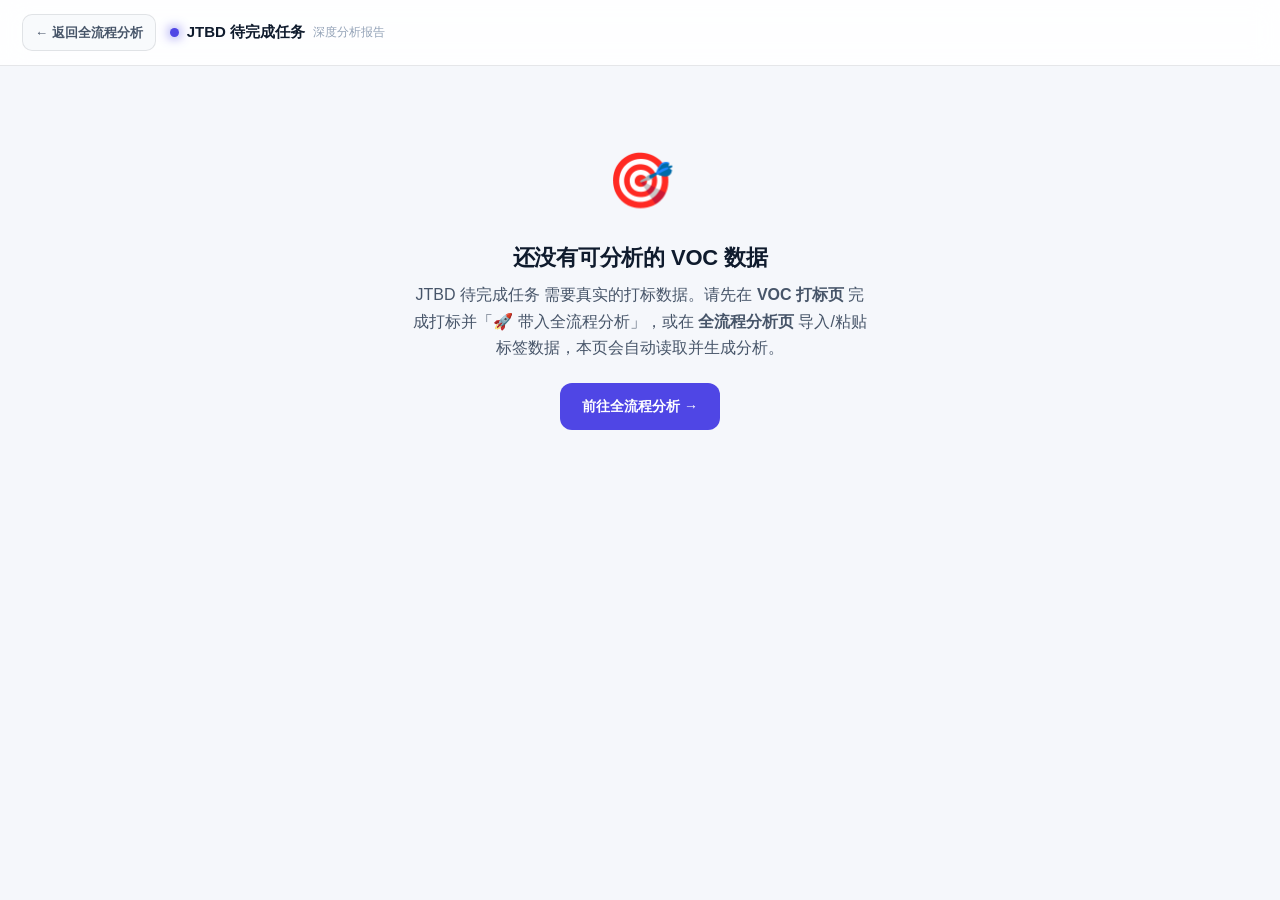
<file: framework-detail.html>
<!DOCTYPE html>
<html lang="zh-CN">
<head>
<meta charset="UTF-8" />
<meta name="viewport" content="width=device-width, initial-scale=1.0" />
<title>框架深度分析 · VOC 全流程分析</title>
<style>
/* ============ 设计令牌：白天默认（对齐 JTBD 报告模板） ============ */
:root{
  --bg:#f5f7fb;
  --card:#ffffff;
  --card-2:#f8fafc;
  --ink:#0f1b2d;
  --slate:#475569;
  --muted:#94a3b8;
  --line:rgba(15,27,45,.10);
  --line-soft:rgba(15,27,45,.06);
  --brand:#4f46e5;
  --brand2:#0ea5e9;
  --brand-bg:#eef2ff;
  --indigo:#4d8bff;
  --green:#16a34a;
  --pink:#e11d48;
  --amber:#d97706;
  --cyan:#0891b2;
  --purple:#7c3aed;
  --red:#dc2626;
  --teal:#0f766e;
  --shadow:0 2px 10px rgba(31,36,48,.04);
  --shadow-sm:0 1px 4px rgba(31,36,48,.04);
  --radius:14px;
  --radius-sm:10px;
  --font:-apple-system,BlinkMacSystemFont,"Segoe UI","PingFang SC","Microsoft YaHei",sans-serif;
  --mono:"JetBrains Mono","SF Mono",ui-monospace,monospace;
}
*{box-sizing:border-box;margin:0;padding:0}
html{scroll-behavior:smooth;}
body{
  font-family:var(--font);
  background:var(--bg);
  color:var(--ink);
  line-height:1.65;
  -webkit-font-smoothing:antialiased;
  min-height:100vh;
  padding-bottom:60px;
}
.wrap{max-width:880px;margin:0 auto;padding:0 18px;}
h1,h2,h3{letter-spacing:-.01em;line-height:1.3;}

/* ============ 顶栏 ============ */
.topbar{
  position:sticky;top:0;z-index:50;
  display:flex;align-items:center;justify-content:space-between;
  gap:16px;padding:14px 22px;
  background:color-mix(in srgb, var(--card) 88%, transparent);
  backdrop-filter:blur(14px);-webkit-backdrop-filter:blur(14px);
  border-bottom:1px solid var(--line);
}
.topbar .left{display:flex;align-items:center;gap:14px;min-width:0;}
.back-link{
  display:inline-flex;align-items:center;gap:6px;
  font-size:13px;font-weight:600;color:var(--slate);
  text-decoration:none;padding:7px 12px;border-radius:10px;
  border:1px solid var(--line);background:var(--card-2);
  transition:.18s;white-space:nowrap;
}
.back-link:hover{color:var(--brand);border-color:var(--brand);}
.brand{font-size:15px;font-weight:700;color:var(--ink);display:flex;align-items:center;gap:8px;min-width:0;}
.brand .dot{width:9px;height:9px;border-radius:50%;background:var(--brand);box-shadow:0 0 12px var(--brand);}
.brand small{font-weight:500;color:var(--muted);font-size:12px;}
  display:inline-flex;align-items:center;gap:7px;cursor:pointer;
  border:1px solid var(--line);background:var(--card-2);
  color:var(--slate);font-size:13px;font-weight:600;
  padding:8px 13px;border-radius:11px;transition:.18s;white-space:nowrap;
}

/* ============ Hero（对齐全站：白底浅蓝渐变 + 深色文字） ============ */
.hero{
  background:linear-gradient(135deg,#EFF6FF 0%,#F5F3FF 60%,#FDF2F8 100%);
  color:var(--ink);border:1px solid #E0E7FF;border-radius:18px;padding:28px 30px;
  box-shadow:0 6px 20px rgba(15,23,42,.06);
  margin-top:26px;
}
.hero .kicker{
  display:inline-flex;align-items:center;gap:8px;
  font-size:12px;letter-spacing:.04em;font-weight:700;
  background:linear-gradient(90deg,#4F46E5,#0EA5E9);color:#fff;
  padding:5px 12px;border-radius:999px;margin-bottom:14px;
}
.hero h1{font-size:26px;font-weight:700;margin-bottom:8px;color:var(--ink);
  background:linear-gradient(90deg,#4F46E5,#0EA5E9);-webkit-background-clip:text;background-clip:text;-webkit-text-fill-color:transparent;}
.hero .sub{font-size:14px;line-height:1.7;color:var(--slate);max-width:680px;}
.pctx{display:flex;flex-wrap:wrap;gap:8px;margin-top:16px;}
.pctx .pc{
  display:inline-flex;align-items:center;gap:7px;
  font-size:12px;color:var(--ink);
  background:#ffffff;border:1px solid #E2E8F0;
  padding:5px 11px;border-radius:999px;
  box-shadow:0 1px 3px rgba(15,23,42,.04);
}
.pctx .pc b{font-weight:700;color:var(--brand);}
.pctx .pc .ic{font-size:13px;}

/* ============ 卡片 ============ */
.card{
  background:var(--card);border:1px solid var(--line);border-radius:var(--radius);
  padding:22px 24px;margin-top:18px;box-shadow:var(--shadow);
}
.card h2{font-size:16px;font-weight:600;margin-bottom:14px;display:flex;align-items:center;gap:9px;}
.card h2 .n{
  width:24px;height:24px;border-radius:7px;background:var(--brand);color:#fff;
  font-size:13px;font-weight:700;display:inline-flex;align-items:center;justify-content:center;flex:none;
}
.lead{font-size:15px;color:var(--slate);line-height:1.65;margin-bottom:14px;}
.lead b{color:var(--brand);}

/* 列表 */
.checklist{list-style:none;}
.checklist li{position:relative;padding-left:22px;margin-bottom:9px;font-size:14px;color:var(--slate);line-height:1.55;}
.checklist li::before{content:"▹";position:absolute;left:0;color:var(--brand);font-weight:700;}

/* 象限 / 网格 */
.grid2{display:grid;grid-template-columns:1fr 1fr;gap:14px;}
.grid3{display:grid;grid-template-columns:1fr 1fr 1fr;gap:14px;}
.cell{border:1px solid var(--line);border-radius:12px;padding:14px;background:var(--card-2);}
.cell h3{font-size:13px;font-weight:700;margin-bottom:8px;}
.cell p{font-size:13px;color:var(--slate);line-height:1.55;}
.cell .tag{font-size:12px;display:inline-block;background:#fff;border:1px solid var(--line);border-radius:999px;padding:3px 10px;margin:3px 3px 0 0;color:var(--slate);}
.cell .count{float:right;font-size:12px;font-weight:800;color:var(--pink);}

/* 矩阵 */
.matrix{display:grid;grid-template-columns:1fr 1fr;gap:12px;}
.quad{border:1px solid var(--line);border-radius:12px;padding:14px;min-height:120px;}
.quad h3{font-size:13px;font-weight:700;margin-bottom:8px;}
.quad.high{border-top:4px solid var(--red);}
.quad.keep{border-top:4px solid var(--green);}
.quad.diff{border-top:4px solid var(--brand);}
.quad.over{border-top:4px solid var(--muted);}
.quad ul{list-style:none;font-size:13px;color:var(--slate);}
.quad li{padding:3px 0;padding-left:14px;position:relative;}
.quad li::before{content:"·";position:absolute;left:2px;color:var(--brand);}

/* 条形 */
.bar-row{display:flex;align-items:center;gap:12px;padding:8px 0;border-bottom:1px solid var(--line);}
.bar-row:last-child{border-bottom:none;}
.bar-row .t{width:180px;font-size:13px;color:var(--ink);flex:none;}
.bar-row .bar{flex:1;height:8px;background:var(--card-2);border-radius:99px;overflow:hidden;}
.bar-row .bar i{display:block;height:100%;background:var(--brand);border-radius:99px;}
.bar-row .c{font-size:12px;color:var(--muted);font-family:var(--mono);flex:none;}

/* 标签云 */
.tagcloud{display:flex;flex-wrap:wrap;gap:6px;margin-top:8px;}
.tagcloud span{font-size:12px;background:var(--card-2);border:1px solid var(--line);border-radius:999px;padding:4px 10px;color:var(--slate);}
.tagcloud span.pos{background:#f0fdf4;border-color:#bbf7d0;color:#15803d;}
.tagcloud span.neg{background:#fef2f2;border-color:#fecaca;color:#b91c1c;}

/* 行动建议 */
.rec{border:1px solid var(--line);border-top:3px solid var(--brand);border-radius:12px;padding:14px;background:var(--card-2);}
.rec h3{font-size:13px;font-weight:700;margin-bottom:8px;}
.rec ul{list-style:none;font-size:13px;color:var(--slate);}
.rec li{padding:3px 0;padding-left:14px;position:relative;line-height:1.5;}
.rec li:before{content:"·";position:absolute;left:2px;color:var(--brand);}

/* 数据附录 */
.appx{font-size:12px;color:var(--slate);}
.appx table{width:100%;border-collapse:collapse;margin-top:4px;}
.appx th,.appx td{border:1px solid var(--line);padding:7px 9px;text-align:left;font-size:12px;vertical-align:top;}
.appx th{background:var(--card-2);font-weight:700;color:var(--ink);}
.appx td .c{color:var(--muted);font-family:var(--mono);margin-left:4px;}

/* 空状态 */
.empty-state{text-align:center;padding:70px 20px;}
.empty-state .eic{font-size:54px;margin-bottom:18px;}
.empty-state h2{font-size:22px;margin-bottom:10px;}
.empty-state p{color:var(--slate);max-width:460px;margin:0 auto 22px;}
.empty-state .ebtn{display:inline-block;background:var(--brand);color:#fff;font-weight:600;padding:12px 22px;border-radius:12px;text-decoration:none;font-size:14px;}

.foot{text-align:center;color:var(--muted);font-size:12px;margin-top:24px;}


@media (max-width:680px){
  .grid2,.grid3,.matrix{grid-template-columns:1fr;}
  .bar-row .t{width:120px;}
}
</style>
</head>
<body>

<div class="topbar">
  <div class="left">
    <a class="back-link" href="experience.html">← 返回全流程分析</a>
    <div class="brand"><span class="dot"></span><span id="brandName">框架深度分析</span> <small id="brandSub">基于真实 VOC 标签</small></div>
  </div>
</div>

<div class="wrap" id="app"><!-- 动态渲染 --></div>

<script>

/* ===================== 数据读取 ===================== */
const LS_KEY = 'voc_tag_profile';
const PRODUCT_KEY = 'voc_product_context';

function loadProfile(){
  try { return JSON.parse(localStorage.getItem(LS_KEY) || 'null'); } catch(e){ return null; }
}
function loadProduct(){
  try { return JSON.parse(localStorage.getItem(PRODUCT_KEY) || 'null'); } catch(e){ return null; }
}
function safeProf(p){
  if(!p || typeof p !== 'object') return null;
  if(!p.meta && !p.modules && !p.topTags) return null;
  return {
    meta: p.meta || { totalComments:0, preciseCount:0, provCount:0, coveredModules:0 },
    modules: p.modules || {},
    topTags: p.topTags || [],
    needPriority: p.needPriority || [],
    needQuad: p.needQuad || {explicit:[],implicit:[],unexpected:[],noncustomer:[]},
    emotions: p.emotions || [],
    motMix: p.motMix || [],
    candidatePool: p.candidatePool || [],
    tagTree: p.tagTree || {}
  };
}

function esc(s){ return String(s==null?'':s).replace(/[&<>"]/g, c=>({'&':'&amp;','<':'&lt;','>':'&gt;','"':'&quot;'}[c])); }
function topByModule(p, m, n){
  if(!p || !p.topTags) return [];
  return p.topTags.filter(t => t.m === m).sort((a,b)=>b.n-a.n).slice(0, n||5).map(t=>({t:t.t, n:t.n}));
}
function modTotal(p, m){ const o = p && p.modules && p.modules[m]; return o ? ((o.precise||0)+(o.prov||0)) : 0; }

const FRAMEWORKS = {
  'jtbd':{name:'JTBD 待完成任务', icon:'🎯', color:'#2563EB', desc:'理解用户真正想要完成的任务（功能/情感/社会三层）。'},
  'needs-analysis':{name:'十三种需求分析', icon:'🧭', color:'#7C3AED', desc:'从13种人类需求出发，定位需求层次与优先级。'},
  'compass':{name:'产品创意罗盘', icon:'🧩', color:'#0891B2', desc:'4象限×20种打法，系统化发散产品创意。'},
  'extreme':{name:'极端/领先用户', icon:'🔬', color:'#059669', desc:'基于 von Hippel 理论，从领先用户挖未来需求。'},
  'triz':{name:'TRIZ 创新方法', icon:'⚙️', color:'#D97706', desc:'40个发明原理，系统化解决技术矛盾。'},
  'researcher':{name:'4象限用户需求', icon:'📊', color:'#DB2777', desc:'重要度-满意度矩阵，区分表达需求与真实需求。'},
  'plutchik':{name:'Plutchik 情绪罗盘', icon:'🎭', color:'#BE185D', desc:'8种基本情绪+强度，洞察情感驱动因素。'}
};

/* ===================== 各框架确定性引擎 ===================== */
const Engines = {
  'needs-analysis': function(p, prod){
    const np = p.needPriority || [];
    const topImp = np.slice().sort((a,b)=>b.imp-a.imp).slice(0,5);
    const gap = np.filter(x=>(x.sat||0) < -0.05).sort((a,b)=>b.imp-a.imp);
    const strong = np.filter(x=>(x.sat||0) > 0.05).sort((a,b)=>b.imp-a.imp);
    const implicit = (p.needQuad && p.needQuad.implicit) || [];
    const explicit = (p.needQuad && p.needQuad.explicit) || [];

    const insight = topImp.length
      ? `十三种需求中，高重要需求为「${topImp.slice(0,3).map(x=>x.t).join('、')}」；其中「${gap.slice(0,2).map(x=>x.t).join('、')||'—'}」重要但满意度低，是缺口；「${strong.slice(0,2).map(x=>x.t).join('、')||'—'}」已较好满足。`
      : '未命中「十三种需求」标签，无法绘制需求层次。建议补充需求/价值类表述后重跑。';

    const findings = [
      `显性需求（用户直接说出的）：${explicit.slice(0,3).map(x=>x.t).join('、') || '—'}`,
      `隐性需求（未被明说但可推断）：${implicit.slice(0,3).map(x=>x.t).join('、') || '—'}`,
      `需求缺口（高重要/低满意）：${gap.slice(0,3).map(x=>x.t).join('、') || '—'}`,
      `可维持优势（高重要/高满意）：${strong.slice(0,3).map(x=>x.t).join('、') || '—'}`
    ];

    const actions = [
      `优先补足需求缺口「${gap.slice(0,2).map(x=>x.t).join('、') || '核心需求'}」，这是 ROI 最高的方向。`,
      `用隐性需求「${implicit.slice(0,2).map(x=>x.t).join('、') || '用户未说出口的价值'}」做差异化沟通与品牌叙事。`,
      `把已满足需求「${strong.slice(0,2).map(x=>x.t).join('、') || '—'}」作为信任背书，减少用户决策焦虑。`
    ];

    return {insight, findings, actions, appendix: np.slice(0,8).map(x=>({m:x.t, n:Math.round(x.imp*100), note:'重要度'+'/满意'+(x.sat>0?'+':(x.sat<0?'-':'0'))}))};
  },

  'compass': function(p, prod){
    const scenes = topByModule(p,'使用场景',4).map(x=>x.t);
    const motives = topByModule(p,'购买动机',4).map(x=>x.t);
    const improves = topByModule(p,'产品改进建议',4).map(x=>x.t);
    const obstacles = topByModule(p,'使用阻碍',3).map(x=>x.t);
    const cat = prod && prod.categoryName ? prod.categoryName : '产品';

    const quadrants = [
      {name:'场景延伸', desc:'在现有场景之外找到新情境', tags:scenes.slice(0,3), note:'从「'+scenes[0]+'」延伸到新场景'},
      {name:'体验升级', desc:'用材质/结构/功能提升核心体验', tags:improves.slice(0,3), note:'把「'+improves[0]+'」做成可感知卖点'},
      {name:'情感加成', desc:'围绕购买动机做仪式感与情绪设计', tags:motives.slice(0,3), note:'打动「'+motives[0]+'」动机'},
      {name:'商业模式', desc:'用订阅/配件/社群放大生命周期价值', tags:['复购','配件','会员'], note:'把一次性购买变成长期关系'}
    ];

    const insight = scenes.length || motives.length
      ? `产品创意罗盘显示，${cat}的机会集中在「场景延伸×体验升级」交叉象限：在${scenes[0]||'核心场景'}解决${obstacles[0]||'核心阻碍'}，同时用${improves[0]||'改进点'}提升体验，并用${motives[0]||'购买动机'}做情感沟通。`
      : '未命中「使用场景 / 购买动机 / 产品改进建议」标签，创意罗盘发散缺少数据锚点。';

    return {insight, quadrants, actions:[
      `从 20 种打法中筛选 3 个低成本概念，先在「${quadrants[0].name}」象限做众筹/预售验证。`,
      `把头号阻碍「${obstacles[0]||'核心痛点'}」转化为创意约束：解决它 + 不增加成本。`,
      `用「${motives[0]||'情感价值'}」作为概念筛子，剔除与其无关的创意方向。`
    ], appendix: quadrants.map(q=>({m:q.name, n:q.tags.length, note:q.tags.join('、')}))};
  },

  'extreme': function(p, prod){
    const obstacles = topByModule(p,'使用阻碍',4).map(x=>x.t);
    const cands = p.candidatePool || [];
    const workarounds = topByModule(p,'克服方式',3).map(x=>x.t);
    const improves = topByModule(p,'产品改进建议',3).map(x=>x.t);
    const cat = prod && prod.categoryName ? prod.categoryName : '产品';

    const topCands = cands.slice(0,4).map(x=>x.t);
    const insight = obstacles.length
      ? `在${cat}品类，领先用户已自发在「${obstacles.join('、')}」上将就，并出现「${topCands.join('、') || '待细化诉求'}」等 workaround——这就是未来1-2年的主流需求（von Hippel：领先用户需求=未来需求）。`
      : '未命中「使用阻碍」标签，无法识别领先用户正在将就的痛点。';

    const findings = [
      `领先用户信号：${obstacles.join('、') || '—'} 是他们仍在将就的点`,
      `未来需求（workaround 产品化）：${topCands.join('、') || '（候选池为空，可补充更多评价以识别）'}`,
      `用户自发 workaround：${workarounds.join('、') || '—'}`,
      `可对话对象：复购≥3次、主动写长评/提改建议的用户，即为领先用户样本`
    ];

    return {insight, findings, actions:[
      '建立领先用户回访机制，把他们的 workaround 纳入下一代路线图。',
      `优先把 workaround「${workarounds[0] || topCands[0] || '用户自发解法'}」产品化，抢占品类定义权。`,
      '为领先用户建立非公开反馈通道（如小范围内测群），提前验证未来功能。'
    ], appendix: [...obstacles.map(x=>({m:'将就点', n:x.n, note:x.t})), ...cands.slice(0,4).map(x=>({m:'候选诉求', n:x.n||1, note:x.t}))]};
  },

  'triz': function(p, prod){
    const obstacles = topByModule(p,'使用阻碍',5).map(x=>x.t);
    const improves = topByModule(p,'产品改进建议',4).map(x=>x.t);
    const cat = prod && prod.categoryName ? prod.categoryName : '产品';

    const TRIZ_MAP = {
      '清洁':['分割原理：内胆/主体分离，可拆洗','预先反作用原理：出厂预清洁减少用户动作'],
      '洗':['分割原理：可拆洗结构','预先反作用原理：免洗/自清洁涂层'],
      '噪音':['局部质量原理：柔性包裹降低噪音传递','隔音/振动隔离原理：静音马达结构'],
      '尺寸':['柔性壳体原理：可调/渐宽入口','动态性原理：尺寸可调节设计'],
      '紧':['柔性壳体原理：入口渐宽','动态性原理：可调节松紧'],
      '重':['局部质量原理：中空/轻质材料','复合材料原理：减重不降质感'],
      '无法':['分割原理：结构自校正','自服务原理：免工具拆装'],
      '错位':['分割原理：分体对准结构','自服务原理：卡扣自校正'],
      '性价比':['反馈原理：成本透明化','复制原理：标准化降本'],
      '图文':['反馈原理：实物实拍透明化','预先防范原理：详情页标注真实参数'],
      '收纳':['嵌套原理：可折叠/可站立','柔性壳体原理：软质可卷'],
      '携带':['嵌套原理：便携收纳','柔性壳体原理：轻量可卷'],
      '隐私':['伪装原理：discreet 外观','合并原理：日常物品形态'],
      '材质':['复合材料原理：亲肤医用材质','惰性原理：防过敏涂层'],
      '尴尬':['伪装原理：去敏感化外观','合并原理：日常化包装'],
      '羞耻':['伪装原理：去敏感化外观','合并原理：日常化包装']
    };

    const principles = [];
    obstacles.forEach(o=>{
      const tag = o.t || o;
      for(const k in TRIZ_MAP){ if(tag.indexOf(k)>=0){ TRIZ_MAP[k].forEach(pr=>{ if(!principles.includes(pr)) principles.push(pr); }); break; }}
    });
    if(principles.length===0) principles.push('分割原理：将主体/功能模块分离，降低耦合','柔性壳体原理：用软质包裹缓冲体验冲突','预先反作用原理：提前消除负面效应');

    const insight = obstacles.length
      ? `针对${cat}的技术矛盾「${obstacles.slice(0,2).map(x=>x.t).join(' × ')}」，TRIZ 40发明原理给出如下求解方向：`
      : '未命中具体「使用阻碍」标签，建议补充阻碍类评价以定位技术矛盾。';

    return {insight, principles, actions:[
      `优先验证「${principles[0]}」与「${principles[1] || principles[0]}」组合的可行性。`,
      `把头号阻碍「${obstacles[0] && obstacles[0].t}」作为技术矛盾 A，把改进建议「${improves[0] && improves[0].t}」作为目标 B，寻找可同时满足 A+B 的原理。`,
      '用 TRIZ 做一轮结构化的方案发散，避免依赖直觉创新。'
    ], appendix: obstacles.map(x=>({m:'技术矛盾', n:x.n, note:x.t}))};
  },

  'researcher': function(p, prod){
    const np = p.needPriority || [];
    const cat = prod && prod.categoryName ? prod.categoryName : '产品';
    const zone = (x)=> (x.imp>=0.6?(x.sat>0?'维持区':'优先改进区'):(x.sat>0?'差异化区':'过度供给区'));
    const groups = {};
    np.forEach(x=>{ const z=zone(x); (groups[z]=groups[z]||[]).push(x.t); });

    const insight = np.length
      ? `重要度×满意度矩阵（13种需求）：${cat}的优先改进区=${groups['优先改进区']?groups['优先改进区'].join('、'):'无'}；维持区=${groups['维持区']?groups['维持区'].join('、'):'无'}；差异化区=${groups['差异化区']?groups['差异化区'].join('、'):'无'}；过度供给区=${groups['过度供给区']?groups['过度供给区'].join('、'):'无'}。`
      : '未命中「十三种需求」标签，无法绘制重要度×满意度矩阵。';

    const quadrants = [
      {name:'优先改进区', cls:'high', desc:'高重要 / 低满意', items:groups['优先改进区']||[]},
      {name:'维持区', cls:'keep', desc:'高重要 / 高满意', items:groups['维持区']||[]},
      {name:'差异化区', cls:'diff', desc:'低重要 / 高满意', items:groups['差异化区']||[]},
      {name:'过度供给区', cls:'over', desc:'低重要 / 低满意', items:groups['过度供给区']||[]}
    ];

    return {insight, quadrants, actions:[
      `资源先投向优先改进区「${groups['优先改进区']?groups['优先改进区'].slice(0,2).join('、'):'核心缺口'}」，ROI 最高。`,
      `维持区「${groups['维持区']?groups['维持区'].slice(0,2).join('、'):'—'}」继续巩固，作为信任背书。`,
      `差异化区卖点「${groups['差异化区']?groups['差异化区'].slice(0,2).join('、'):'—'}」用于沟通，但不必过度投入。`
    ], appendix: np.slice(0,8).map(x=>({m:x.t, n:Math.round(x.imp*100), note:zone(x)}))};
  },

  'plutchik': function(p, prod){
    const emotions = p.emotions || [];
    const pos = emotions.filter(e=>e.polarity>0).sort((a,b)=>b.count-a.count);
    const neg = emotions.filter(e=>e.polarity<0).sort((a,b)=>b.count-a.count);
    const improves = topByModule(p,'产品改进建议',3).map(x=>x.t);
    const cat = prod && prod.categoryName ? prod.categoryName : '产品';

    const insight = emotions.length
      ? `Plutchik 情绪罗盘显示，${cat}评论负向高频为「${neg.slice(0,2).map(e=>e.name).join('、')||'—'}」，正向驱动为「${pos.slice(0,2).map(e=>e.name).join('、')||'—'}」。`
      : '未命中情绪标签，无法绘制情绪罗盘。';

    const findings = [
      `负向情绪（需对冲）：${neg.slice(0,4).map(e=>`${e.name}(${e.count})`).join('、') || '—'}`,
      `正向情绪（可放大）：${pos.slice(0,4).map(e=>`${e.name}(${e.count})`).join('、') || '—'}`,
      `情绪-痛点映射：负向情绪多指向清洁、隐私、材质等具体痛点；正向情绪来自${improves.join('、')||'体验设计'}。`,
      `文案机会：用「安心」「无负担」等词对冲负向情绪，用「愉悦」「信任」放大正向。`
    ];

    return {insight, findings, pos, neg, actions:[
      `详情页与广告用「安心感」视觉与文案中和用户的${neg[0]?neg[0].name:'负向'}情绪。`,
      `把正向情绪「${pos[0]?pos[0].name:'愉悦'}」与${improves[0]||'改进点'}绑定，作为推荐语核心。`,
      '针对负向情绪做专门的售后/FAQ内容，降低采用焦虑。'
    ], appendix: emotions.slice(0,8).map(e=>({m:e.name, n:e.count, note:e.polarity>0?'正向':'负向'}))};
  },

  'jtbd': function(p, prod){
    // 简化版 JTBD，作为通用页备用（完整版在 jtbd-analysis.html）
    const motives = topByModule(p,'购买动机',3).map(x=>x.t);
    const scenes = topByModule(p,'使用场景',3).map(x=>x.t);
    const obstacles = topByModule(p,'使用阻碍',3).map(x=>x.t);
    const cat = prod && prod.categoryName ? prod.categoryName : '产品';
    return {
      insight: `${cat}用户表面任务是「获得核心功能满足」，深层情感任务是「${motives[0]||'被理解'}」，社会任务是「体面、不尴尬地拥有」。`,
      findings: [
        `功能任务：在${scenes[0]||'核心场景'}下稳定完成体验`,
        `情感任务：通过${motives[0]||'核心动机'}获得被理解的安心感`,
        `社会任务：隐私、体面、敢外露是复购前提`
      ],
      actions: [
        `叙事从功能参数切到情感/社会任务，先解决${obstacles[0]||'核心阻碍'}。`,
        `用「${motives[0]||'动机'}」作为详情页主线。`,
        '把社会任务（被看作懂行/体面）做成可分享的设计语言。'
      ],
      appendix: [...motives.slice(0,3).map(x=>({m:'购买动机', n:x.n, note:x.t})), ...obstacles.slice(0,3).map(x=>({m:'使用阻碍', n:x.n, note:x.t}))]
    };
  }
};

/* ===================== 渲染 ===================== */
function render(){
  const app = document.getElementById('app');
  const params = new URLSearchParams(location.search);
  const fk = params.get('f') || 'jtbd';
  const f = FRAMEWORKS[fk] || FRAMEWORKS['jtbd'];
  const p = safeProf(loadProfile());
  const prod = loadProduct();

  document.getElementById('brandName').textContent = f.name;
  document.getElementById('brandSub').textContent = '深度分析报告';
  document.title = f.name + ' · 深度分析报告';

  if(!p){
    app.innerHTML = `
      <div class="empty-state">
        <div class="eic">${f.icon}</div>
        <h2>还没有可分析的 VOC 数据</h2>
        <p>${f.name} 需要真实的打标数据。请先在 <b>VOC 打标页</b> 完成打标并「🚀 带入全流程分析」，或在 <b>全流程分析页</b> 导入/粘贴标签数据，本页会自动读取并生成分析。</p>
        <a class="ebtn" href="experience.html">前往全流程分析 →</a>
      </div>`;
    return;
  }

  const total = p.meta.totalComments || 0;
  const precise = p.meta.preciseCount || 0;
  const covered = p.meta.coveredModules || Object.keys(p.modules||{}).length;
  const cat = prod && prod.categoryName ? prod.categoryName : '产品';
  const engine = Engines[fk] || Engines['jtbd'];
  const result = engine(p, prod);

  const pctxHtml = (()=>{
    const arr = [];
    if(prod){
      if(prod.purposeName) arr.push(`<span class="pc"><span class="ic">🎯</span><b>目的</b> ${esc(prod.purposeName)}</span>`);
      if(prod.categoryName) arr.push(`<span class="pc"><span class="ic">📦</span><b>类目</b> ${esc(prod.categoryName)}</span>`);
    }
    arr.push(`<span class="pc"><span class="ic">💬</span><b>评价</b> ${total} 条 · ${precise} 精确标签</span>`);
    arr.push(`<span class="pc"><span class="ic">🧩</span><b>覆盖</b> ${covered} 个模块</span>`);
    return arr.join('');
  })();

  // 核心结论
  const coreHtml = `<div class="lead"><b>${f.icon} ${f.name}：</b>${esc(result.insight)}</div>
    <ul class="checklist">${result.findings ? result.findings.map(x=>`<li>${esc(x)}</li>`).join('') : ''}</ul>`;

  // 详细分析（框架不同）
  let detailHtml = '';
  if(fk === 'compass' || fk === 'researcher'){
    const cells = result.quadrants.map(q=>`
      <div class="quad ${q.cls||''}">
        <h3>${esc(q.name)} ${q.desc?'<span style="font-weight:500;color:var(--muted);">· '+esc(q.desc)+'</span>':''}</h3>
        ${q.tags ? `<div class="tagcloud">${q.tags.map(t=>`<span>${esc(t)}</span>`).join('')}</div>` : ''}
        ${q.items ? `<ul>${q.items.slice(0,6).map(i=>`<li>${esc(i)}</li>`).join('')}</ul>` : ''}
      </div>`).join('');
    detailHtml = `<div class="matrix">${cells}</div>`;
  } else if(fk === 'triz'){
    detailHtml = `<div class="grid2">${result.principles.map((pr,i)=>`
      <div class="cell">
        <h3>原理 ${i+1}</h3>
        <p>${esc(pr)}</p>
      </div>`).join('')}</div>`;
  } else if(fk === 'plutchik'){
    const posTags = (result.pos||[]).map(e=>`<span class="pos">${esc(e.name)} ${e.count}</span>`).join('');
    const negTags = (result.neg||[]).map(e=>`<span class="neg">${esc(e.name)} ${e.count}</span>`).join('');
    detailHtml = `<div class="grid2">
      <div class="cell"><h3>正向情绪</h3><div class="tagcloud">${posTags||'<span>—</span>'}</div></div>
      <div class="cell"><h3>负向情绪</h3><div class="tagcloud">${negTags||'<span>—</span>'}</div></div>
    </div>`;
  } else {
    // needs-analysis / extreme / jtbd / fallback
    const bars = (result.appendix || []).slice(0,6).map(it=>{
      const max = Math.max(1, ...result.appendix.map(x=>x.n||0));
      const w = Math.max(6, Math.round((it.n||0)/max*100));
      return `<div class="bar-row">
        <div class="t">${esc(it.m)}</div>
        <div class="bar"><i style="width:${w}%"></i></div>
        <div class="c">${it.note?esc(it.note):''}</div>
      </div>`;
    }).join('');
    detailHtml = bars || `<div class="lead">暂无足够数据绘制该框架详细分析。</div>`;
  }

  // 行动建议
  const recsHtml = result.actions.map((a,i)=>`
    <div class="rec" style="border-top-color:${['var(--brand)','var(--brand2)','var(--teal)'][i%3]}">
      <h3>${['🎯','🛠️','💡','📣'][i%4]} 行动建议 ${i+1}</h3>
      <ul><li>${esc(a)}</li></ul>
    </div>`).join('');

  // 数据附录
  const appx = result.appendix || [];
  const appxHtml = appx.length ? `<div class="appx"><table>
    <tr><th>维度</th><th>Top 信号</th></tr>
    ${appx.map(a=>`<tr><th>${esc(a.m)}</th><td>${a.note?esc(a.note):''}<span class="c">${a.n ? '· '+a.n:''}</span></td></tr>`).join('')}
  </table></div>` : '<div class="appx">未检测到可展示的数据附录。</div>';

  app.innerHTML = `
    <section class="hero">
      <span class="kicker">${f.icon} ${f.name}</span>
      <h1>${f.name}</h1>
      <p class="sub">${f.desc} 基于你导入的真实 VOC 标签数据，由确定性框架引擎推导（无需大模型）。</p>
      <div class="pctx">${pctxHtml}</div>
    </section>

    <div class="card">
      <h2><span class="n">★</span>核心结论</h2>
      ${coreHtml}
    </div>

    <div class="card">
      <h2><span class="n">1</span>详细分析</h2>
      ${detailHtml}
    </div>

    <div class="card">
      <h2><span class="n">2</span>行动建议</h2>
      <div class="grid3">${recsHtml}</div>
    </div>

    <div class="card">
      <h2><span class="n">3</span>数据附录 · 标签来源</h2>
      ${appxHtml}
    </div>

    <div class="foot">
      本报告由 <b>${f.name} 确定性引擎</b> 基于浏览器内真实 VOC 标签生成，未调用大模型。<br>
      数据来源：voc_tag_profile · 产品上下文：voc_product_context · 主题与站点跨页共享。
    </div>`;
}

document.addEventListener('DOMContentLoaded', render);
</script>
</body>
</html>
</file>
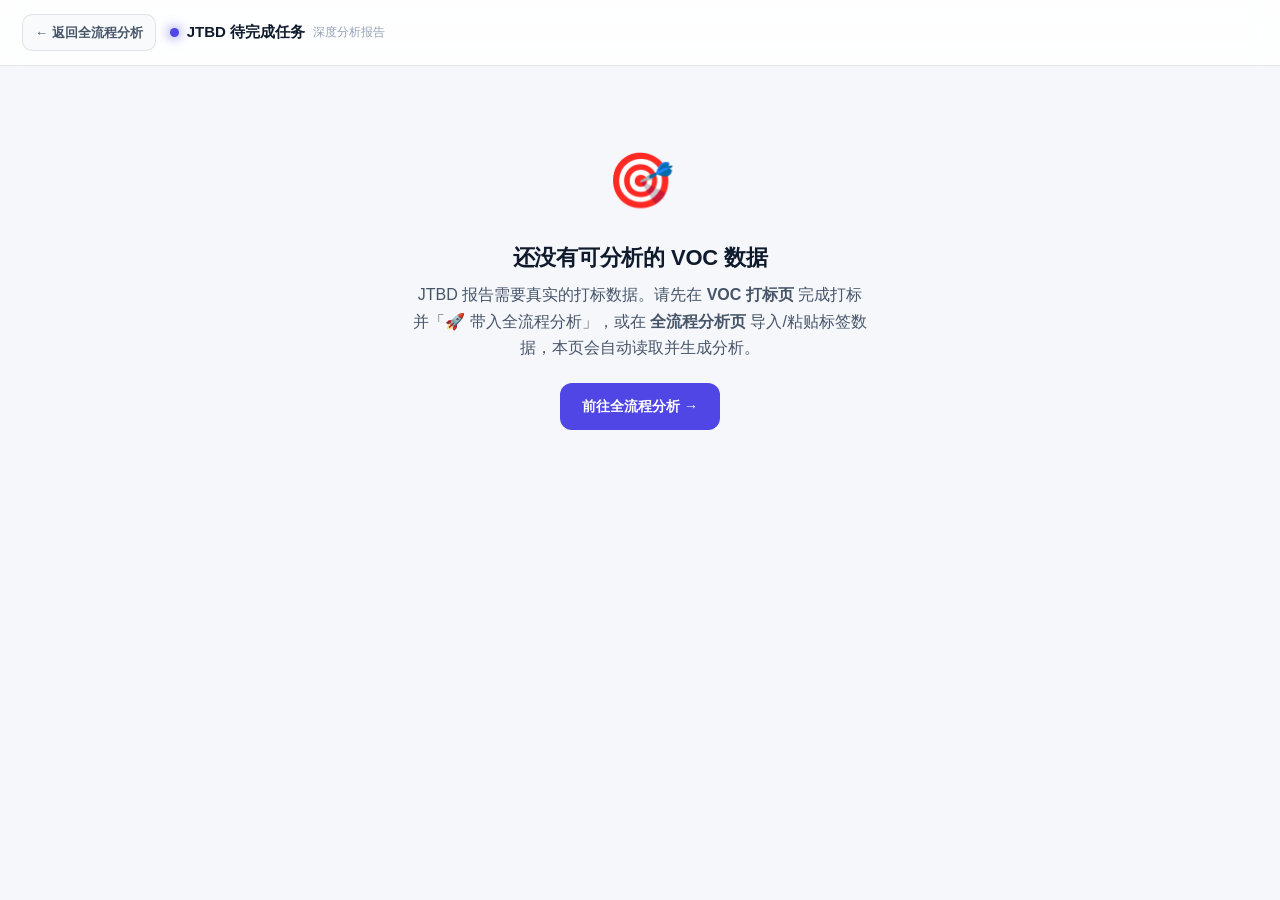
<file: jtbd-analysis.html>
<!DOCTYPE html>
<html lang="zh-CN">
<head>
<meta charset="UTF-8" />
<meta name="viewport" content="width=device-width, initial-scale=1.0" />
<title>JTBD 待完成任务 · 深度分析报告</title>
<style>
/* ============ 设计令牌：白天默认（对齐后端 JTBD 报告模板：靛蓝+青） ============ */
:root{
  --bg:#f5f7fb;
  --card:#ffffff;
  --card-2:#f8fafc;
  --ink:#0f1b2d;
  --slate:#475569;
  --muted:#94a3b8;
  --line:rgba(15,27,45,.10);
  --line-soft:rgba(15,27,45,.06);
  --brand:#4f46e5;        /* 主色：靛蓝（对齐后端模板） */
  --brand2:#0ea5e9;       /* 青（梯度副色） */
  --brand-bg:#eef2ff;     /* 靛蓝浅底（CORE JOB 用） */
  --indigo:#4d8bff;
  --green:#16a34a;
  --pink:#e11d48;
  --amber:#d97706;
  --cyan:#0891b2;
  --purple:#7c3aed;
  --red:#dc2626;
  --teal:#0f766e;
  --shadow:0 2px 10px rgba(31,36,48,.04);
  --shadow-sm:0 1px 4px rgba(31,36,48,.04);
  --radius:14px;
  --radius-sm:10px;
  --font:-apple-system,BlinkMacSystemFont,"Segoe UI","PingFang SC","Microsoft YaHei",sans-serif;
  --mono:"JetBrains Mono","SF Mono",ui-monospace,monospace;
}
*{box-sizing:border-box;margin:0;padding:0}
html{scroll-behavior:smooth;}
body{
  font-family:var(--font);
  background:var(--bg);
  color:var(--ink);
  line-height:1.65;
  -webkit-font-smoothing:antialiased;
  min-height:100vh;
  padding-bottom:60px;
}
.wrap{max-width:880px;margin:0 auto;padding:0 18px;}
h1,h2,h3{letter-spacing:-.01em;line-height:1.3;}

/* ============ 顶栏 ============ */
.topbar{
  position:sticky;top:0;z-index:50;
  display:flex;align-items:center;justify-content:space-between;
  gap:16px;padding:14px 22px;
  background:color-mix(in srgb, var(--card) 88%, transparent);
  backdrop-filter:blur(14px);-webkit-backdrop-filter:blur(14px);
  border-bottom:1px solid var(--line);
}
.topbar .left{display:flex;align-items:center;gap:14px;min-width:0;}
.back-link{
  display:inline-flex;align-items:center;gap:6px;
  font-size:13px;font-weight:600;color:var(--slate);
  text-decoration:none;padding:7px 12px;border-radius:10px;
  border:1px solid var(--line);background:var(--card-2);
  transition:.18s;white-space:nowrap;
}
.back-link:hover{color:var(--brand);border-color:var(--brand);}
.brand{font-size:15px;font-weight:700;color:var(--ink);display:flex;align-items:center;gap:8px;min-width:0;}
.brand .dot{width:9px;height:9px;border-radius:50%;background:var(--brand);box-shadow:0 0 12px var(--brand);}
.brand small{font-weight:500;color:var(--muted);font-size:12px;}
  display:inline-flex;align-items:center;gap:7px;cursor:pointer;
  border:1px solid var(--line);background:var(--card-2);
  color:var(--slate);font-size:13px;font-weight:600;
  padding:8px 13px;border-radius:11px;transition:.18s;white-space:nowrap;
}

/* ============ Hero（对齐全站：白底浅蓝渐变 + 深色文字） ============ */
.hero{
  background:linear-gradient(135deg,#EFF6FF 0%,#F5F3FF 60%,#FDF2F8 100%);
  color:var(--ink);border:1px solid #E0E7FF;border-radius:18px;padding:28px 30px;
  box-shadow:0 6px 20px rgba(15,23,42,.06);
  margin-top:26px;
}
.hero .kicker{
  display:inline-flex;align-items:center;gap:8px;
  font-size:12px;letter-spacing:.04em;font-weight:700;
  background:linear-gradient(90deg,#4F46E5,#0EA5E9);color:#fff;
  padding:5px 12px;border-radius:999px;margin-bottom:14px;
}
.hero h1{font-size:26px;font-weight:700;margin-bottom:8px;color:var(--ink);
  background:linear-gradient(90deg,#4F46E5,#0EA5E9);-webkit-background-clip:text;background-clip:text;-webkit-text-fill-color:transparent;}
.hero .sub{font-size:14px;line-height:1.7;color:var(--slate);max-width:680px;}
.pctx{display:flex;flex-wrap:wrap;gap:8px;margin-top:16px;}
.pctx .pc{
  display:inline-flex;align-items:center;gap:7px;
  font-size:12px;color:var(--ink);
  background:#ffffff;border:1px solid #E2E8F0;
  padding:5px 11px;border-radius:999px;
  box-shadow:0 1px 3px rgba(15,23,42,.04);
}
.pctx .pc b{font-weight:700;color:var(--brand);}
.pctx .pc .ic{font-size:13px;}

/* ============ 卡片（每节一个 .card，对齐后端） ============ */
.card{
  background:var(--card);border:1px solid var(--line);border-radius:var(--radius);
  padding:22px 24px;margin-top:18px;box-shadow:var(--shadow);
}
.card h2{font-size:16px;font-weight:600;margin-bottom:14px;display:flex;align-items:center;gap:9px;}
.card h2 .n{
  width:24px;height:24px;border-radius:7px;background:var(--brand);color:#fff;
  font-size:13px;font-weight:700;display:inline-flex;align-items:center;justify-content:center;flex:none;
}

/* CORE JOB 高亮 */
.job{font-size:15px;background:var(--brand-bg);border-left:4px solid var(--brand);padding:16px 18px;border-radius:10px;color:#312e81;line-height:1.6;}
.job .sit{color:var(--pink);font-weight:600;}
.job .act{color:var(--brand);font-weight:600;}
.job .out{color:var(--green);font-weight:600;}
.job .meta{margin-top:12px;font-size:12px;color:var(--muted);}

/* 三层任务（扁平盒 + 彩色标题，对齐后端） */
.layers{display:grid;grid-template-columns:1fr 1fr 1fr;gap:14px;}
.layer{border:1px solid var(--line);border-radius:12px;padding:14px;}
.layer h3{font-size:13px;font-weight:600;margin-bottom:8px;color:var(--brand);}
.layer.em h3{color:var(--pink);} .layer.so h3{color:var(--teal);}
.layer .lbody{font-size:13px;color:var(--slate);line-height:1.6;margin-bottom:10px;}
.ev{display:flex;flex-wrap:wrap;gap:6px;}
.ev .chip{display:inline-block;background:var(--card-2);border:1px solid var(--line);border-radius:999px;padding:3px 10px;font-size:12px;color:var(--slate);}
.layer.func .ev .chip{color:var(--brand);border-color:color-mix(in srgb,var(--brand) 30%,transparent);}
.layer.em .ev .chip{color:var(--pink);border-color:color-mix(in srgb,var(--pink) 30%,transparent);}
.layer.so .ev .chip{color:var(--teal);border-color:color-mix(in srgb,var(--teal) 30%,transparent);}

/* 情境地图（行式，对齐后端 circ-row） */
.circ-row{display:flex;gap:10px;padding:9px 0;border-bottom:1px dashed var(--line);font-size:13px;align-items:baseline;}
.circ-row:last-child{border-bottom:none;}
.circ-name{width:120px;color:var(--brand);font-weight:600;flex:none;}
.circ-items{display:flex;flex-wrap:wrap;gap:6px;}
.circ-items .chip{display:inline-block;background:var(--card-2);border:1px solid var(--line);border-radius:999px;padding:3px 10px;font-size:12px;color:var(--slate);}

/* 阻碍力量（进度条 + 强度等级，对齐后端 obs） */
.obs{display:flex;align-items:center;gap:12px;padding:9px 0;border-bottom:1px solid var(--line);}
.obs:last-child{border-bottom:none;}
.obs .t{width:200px;font-size:13px;color:var(--ink);flex:none;}
.obs .t .c{color:var(--muted);font-family:var(--mono);margin-left:4px;font-size:12px;}
.obs .bar{flex:1;height:8px;background:var(--card-2);border-radius:99px;overflow:hidden;}
.obs .bar i{display:block;height:100%;background:var(--brand);border-radius:99px;}
.lvl{font-size:11px;padding:2px 8px;border-radius:99px;flex:none;}
.lvl.high{background:#fee2e2;color:var(--red);} .lvl.mid{background:#fef3c7;color:var(--amber);}
.lvl.low{background:#e0f2fe;color:var(--brand2);}

/* 期望进程（行式，对齐后端） */
.prow{display:flex;gap:12px;padding:9px 0;border-bottom:1px solid var(--line);font-size:13px;align-items:baseline;}
.prow:last-child{border-bottom:none;}
.prow .pn{width:28px;color:var(--green);font-weight:700;font-family:var(--mono);flex:none;}
.prow .pt{font-weight:600;color:var(--ink);}
.prow .pd{color:var(--slate);margin-left:6px;}

/* 四力模型（2 列，对齐后端） */
.forces{display:grid;grid-template-columns:1fr 1fr;gap:14px;}
.force{border:1px solid var(--line);border-radius:12px;padding:14px;}
.force h3{font-size:13px;font-weight:600;margin-bottom:8px;}
.force.push h3{color:var(--pink);} .force.pull h3{color:var(--brand);}
.force.anx h3{color:var(--amber);} .force.habit h3{color:var(--teal);}
.force .fd{font-size:12.5px;color:var(--slate);line-height:1.55;}

/* 行动建议（3 列，对齐后端） */
.recs{display:grid;grid-template-columns:1fr 1fr 1fr;gap:14px;}
.rec{border:1px solid var(--line);border-top:3px solid var(--brand);border-radius:12px;padding:14px;background:var(--card-2);}
.rec.mkt{border-color:var(--brand2);border-top-color:var(--brand2);}
.rec.inn{border-color:var(--teal);border-top-color:var(--teal);}
.rec h3{font-size:13px;font-weight:600;margin-bottom:8px;}
.rec ul{list-style:none;font-size:13px;color:var(--slate);} .rec li{padding:3px 0;padding-left:14px;position:relative;line-height:1.5;}
.rec li:before{content:"·";position:absolute;left:2px;color:var(--brand);}

/* 数据附录（表格，对齐后端 appx） */
.appx{font-size:12px;color:var(--slate);}
.appx table{width:100%;border-collapse:collapse;margin-top:4px;}
.appx th,.appx td{border:1px solid var(--line);padding:7px 9px;text-align:left;font-size:12px;vertical-align:top;}
.appx th{background:var(--card-2);font-weight:700;color:var(--ink);}
.appx td .c{color:var(--muted);font-family:var(--mono);margin-left:4px;}

/* 空状态 */
.empty-state{text-align:center;padding:70px 20px;}
.empty-state .eic{font-size:54px;margin-bottom:18px;}
.empty-state h2{font-size:22px;margin-bottom:10px;}
.empty-state p{color:var(--slate);max-width:460px;margin:0 auto 22px;}
.empty-state .ebtn{display:inline-block;background:var(--brand);color:#fff;font-weight:600;padding:12px 22px;border-radius:12px;text-decoration:none;font-size:14px;}

/* 页脚 */
.foot{text-align:center;color:var(--muted);font-size:12px;margin-top:24px;}


@media (max-width:680px){
  .layers,.recs{grid-template-columns:1fr;}
  .forces{grid-template-columns:1fr;}
  .circ-name{width:96px;}
  .obs .t{width:140px;}
}
</style>
</head>
<body>

<div class="topbar">
  <div class="left">
    <a class="back-link" href="experience.html">← 返回全流程分析</a>
    <div class="brand"><span class="dot"></span>JTBD 待完成任务 <small>深度分析报告</small></div>
  </div>
</div>

<div class="wrap" id="app"><!-- 动态渲染 --></div>

<script>

/* ===================== 数据读取 ===================== */
const LS_KEY = 'voc_tag_profile';
const PRODUCT_KEY = 'voc_product_context';

function loadProfile(){
  try { return JSON.parse(localStorage.getItem(LS_KEY) || 'null'); } catch(e){ return null; }
}
function loadProduct(){
  try { return JSON.parse(localStorage.getItem(PRODUCT_KEY) || 'null'); } catch(e){ return null; }
}
function safeProf(p){
  if(!p || typeof p !== 'object') return null;
  if(!p.meta && !p.modules && !p.topTags) return null;
  return {
    meta: p.meta || { totalComments:0, preciseCount:0, provCount:0, coveredModules:0 },
    modules: p.modules || {},
    topTags: p.topTags || [],
    needPriority: p.needPriority || [],
    emotions: p.emotions || [],
    motMix: p.motMix || [],
    candidatePool: p.candidatePool || [],
    tagTree: p.tagTree || {}
  };
}

/* ===================== 通用工具 ===================== */
function topByModule(p, m, n){
  if(!p || !p.topTags) return [];
  return p.topTags.filter(t => t.m === m).sort((a,b)=>b.n-a.n).slice(0, n||5).map(t=>({t:t.t, n:t.n}));
}
function modTotal(p, m){
  const o = p && p.modules && p.modules[m];
  return o ? ((o.precise||0)+(o.prov||0)) : 0;
}
function esc(s){ return String(s==null?'':s).replace(/[&<>"]/g, c=>({'&':'&amp;','<':'&lt;','>':'&gt;','"':'&quot;'}[c])); }

/* 关键词→情境分类映射（确定性） */
const CTX_RULES = [
  {key:'居家生活', icon:'🏠', kw:['居家','家里','家庭','卧室','客厅','厨房','浴室','床上','居家']},
  {key:'移动通勤', icon:'🚇', kw:['通勤','出差','旅行','旅游','户外','路上','车载','飞机','高铁','地铁','行李']},
  {key:'工作办公', icon:'💼', kw:['工作','办公','职场','会议','电脑','桌面','工位','公司']},
  {key:'健身运动', icon:'🏃', kw:['健身','运动','跑步','瑜伽','训练','锻炼','户外']},
  {key:'社交送礼', icon:'🎁', kw:['送礼','礼物','聚会','社交','朋友','生日','节日','送人']},
  {key:'母婴亲子', icon:'🍼', kw:['宝宝','婴儿','孩子','母婴','育儿','宠物','猫','狗']},
  {key:'睡眠休息', icon:'😴', kw:['睡眠','睡觉','休息','午休','助眠']}
];
function classifyContext(scene){
  for(const r of CTX_RULES){ if(r.kw.some(k=>scene.includes(k))) return r.key; }
  return '通用场景';
}
function ctxMeta(key){ return CTX_RULES.find(r=>r.key===key) || {key, icon:'🧩', kw:[]}; }

/* 情绪→情感任务映射（确定性） */
const EMO_MAP = {
  '信任':{feel:'安心、可信赖',hint:'怕被骗/怕劣质'},
  '满意':{feel:'满足',hint:'物有所值'},
  '喜悦':{feel:'愉悦',hint:'使用有乐趣'},
  '期待':{feel:'憧憬',hint:'开箱/使用前兴奋'},
  '平静':{feel:'放松',hint:'缓解焦虑'},
  '惊喜':{feel:'被取悦',hint:'超出预期'},
  '爱':{feel:'依赖与喜爱',hint:'成为日常必备'},
  '愤怒':{feel:'被尊重',hint:'反感被敷衍'},
  '恐惧':{feel:'安全',hint:'怕伤人/怕故障'},
  '悲伤':{feel:'被关怀',hint:'怕孤独/怕不便'},
  '厌恶':{feel:'清爽体面',hint:'怕脏/怕廉价'},
  '焦虑':{feel:'从容',hint:'怕不确定'}
};
function emoFeel(name){
  for(const k in EMO_MAP){ if(name.includes(k)) return EMO_MAP[k]; }
  return {feel:'被理解、被满足', hint:'体验顺滑'};
}

/* ===================== JTBD 确定性引擎 ===================== */
const Engine = {
  /* 核心任务陈述：When [情境], I want [动作], so I can [进步] */
  mainJob(p, prod){
    const scenes = topByModule(p,'使用场景',2).map(x=>x.t);
    const motives = topByModule(p,'购买动机',2).map(x=>x.t);
    const needs = (p.needPriority||[]).slice(0,1).map(x=>x.t);
    const sit = scenes[0] || (prod && prod.categoryName ? `使用${prod.categoryName}` : '使用产品');
    const act = motives[0] || needs[0] || '获得核心价值';
    const out = needs[0] || motives[1] || '改善生活体验';
    return {
      sit, act, out,
      rawScene: scenes, rawMotive: motives,
      text: `当我想<span class="sit">${esc(sit)}</span>时，我希望能<span class="act">${esc(act)}</span>，从而<span class="out">${esc(out)}</span>。`
    };
  },

  /* 三层任务 */
  layers(p, prod){
    const scenes = topByModule(p,'使用场景',4).map(x=>x.t);
    const motives = topByModule(p,'购买动机',4).map(x=>x.t);
    const obstacles = topByModule(p,'使用阻碍',4).map(x=>x.t);
    const pos = (p.emotions||[]).filter(e=>e.polarity>0).sort((a,b)=>b.count-a.count).slice(0,3);
    const profile = topByModule(p,'用户画像',3).map(x=>x.t);
    const loyalty = topByModule(p,'用户忠诚度',2).map(x=>x.t);

    const funcCore = scenes[0] || (prod && prod.categoryName ? `用好${prod.categoryName}` : '完成核心使用任务');
    const funcBlock = obstacles[0] ? `，即使遇到「${obstacles[0]}」` : '';
    const funcBody = `用户需要稳定、可靠地完成「${funcCore}」${funcBlock}，并且结果可预期、少折腾。`;

    const emoFeels = pos.length ? pos.map(e=>emoFeel(e.name).feel) : (motives.slice(0,2).length?['被理解','被满足']:['安心、顺手']);
    const emoBody = `在使用过程中，用户希望感到${emoFeels.join('、')}；购买动机里反复出现的「${motives[0]||'核心价值'}」本质上是一种情感诉求。`;

    const socSignal = obstacles.some(o=>/隐私|尴尬|羞耻|社死|廉价|掉价/.test(o)) ? '体面、不被评判地拥有' : '被看作懂行、有品位';
    const socBody = profile.length
      ? `面向「${profile.join('、')}」这类人群，用户希望被他人看作「${socSignal}」；忠诚用户（${loyalty[0]||'复购者'}）更在意圈层认同。`
      : `用户希望被他人看作「${socSignal}」，产品是其身份与品味的延伸。`;

    return [
      {cls:'func', t:'功能任务', body:funcBody, ev:[funcCore,...obstacles.slice(0,2)]},
      {cls:'emo', t:'情感任务', body:emoBody, ev:[...pos.map(e=>e.name),...motives.slice(0,2)]},
      {cls:'soc', t:'社会任务', body:socBody, ev:[...profile.slice(0,2), socSignal]}
    ];
  },

  /* 任务情境地图 */
  circumstances(p){
    const scenes = topByModule(p,'使用场景',8).map(x=>x.t);
    const buckets = {};
    scenes.forEach(s=>{
      const k = classifyContext(s);
      buckets[k] = buckets[k] || {items:[], n:0};
      buckets[k].items.push(s); buckets[k].n++;
    });
    if(!scenes.length){
      return {empty:true, items:[]};
    }
    const items = Object.entries(buckets).map(([k,v])=>({key:k, ...ctxMeta(k), items:v.items, n:v.n})).sort((a,b)=>b.n-a.n);
    return {empty:false, items};
  },

  /* 阻碍力量（阻止任务完成的障碍，按强度分级） */
  obstacles(p){
    const obs = topByModule(p,'使用阻碍',6).map(x=>x.t);
    const expGap = (p.needPriority||[]).filter(x=>(x.imp||0) < .25).map(x=>x.t);
    const list = [];
    obs.forEach((o)=>{
      const n = (topByModule(p,'使用阻碍',20).find(x=>x.t===o)||{}).n || 0;
      const sev = n>=15?'hi':(n>=6?'mid':'lo');
      list.push({t:o, n, sev, d:obstacleDesc(o), tag:`出现 ${n} 次`});
    });
    expGap.forEach(g=>{ if(!list.some(l=>l.t===g)) list.push({t:g, n:0, sev:'mid', d:'需求重要但未满足，形成隐性落差', tag:'需求优先级偏低'}); });
    return list;
  },

  /* 期望进程 / 待达成结果 */
  progress(p){
    const improves = topByModule(p,'产品改进建议',5).map(x=>x.t);
    const needs = (p.needPriority||[]).slice(0,5).map(x=>x.t);
    const out = [];
    let i=1;
    improves.forEach(t=>out.push({n:('0'+i++).slice(-2), t, d:'来自用户主动提出的改进建议'}));
    needs.forEach(t=>{ if(!out.some(o=>o.t===t)) out.push({n:('0'+i++).slice(-2), t, d:'来自需求优先级排序'}); });
    return out.slice(0,8);
  },

  /* JTBD 四力模型（切换/采用动力） */
  forces(p, prod){
    const neg = (p.emotions||[]).filter(e=>e.polarity<0).sort((a,b)=>b.count-a.count).slice(0,2).map(e=>e.name);
    const obstacles = topByModule(p,'使用阻碍',3).map(x=>x.t);
    const motives = topByModule(p,'购买动机',3).map(x=>x.t);
    const improves = topByModule(p,'产品改进建议',3).map(x=>x.t);
    const loyalty = topByModule(p,'用户忠诚度',2).map(x=>x.t);

    return [
      {cls:'push', fi:'🔥', t:'推力（现状逼迫）', d: neg.length?`负面体验「${neg.join('、')}」与阻碍「${obstacles[0]||'不便'}」把用户推出旧方案。`:`现有方案的痛点与不便是切换起点。`},
      {cls:'pull', fi:'🧲', t:'拉力（新方案吸引）', d: motives.length?`购买动机「${motives.join('、')}」与改进期待「${improves[0]||'更好体验'}」把用户拉向新方案。`:`对更好体验的期待形成吸引。`},
      {cls:'anx', fi:'⚠️', t:'焦虑（对新方案担忧）', d: obstacles.some(o=>/质量|售后|安装|续航|材质|假/.test(o))?`用户对「${obstacles.find(o=>/质量|售后|安装|续航|材质|假/.test(o))}」存在信任焦虑，是最大采用阻力。`:`不确定性（效果/适配/售后）带来采用焦虑。`},
      {cls:'habit', fi:'🔁', t:'习惯（旧方案惯性）', d: loyalty.length?`忠诚用户「${loyalty.join('、')}」已形成使用惯性，需强理由才迁移。`:`已有习惯与替代方案构成惯性阻力。`}
    ];
  },

  /* 行动建议（产品/营销/创新） */
  recommendations(p, prod, job){
    const obstacles = topByModule(p,'使用阻碍',3).map(x=>x.t);
    const improves = topByModule(p,'产品改进建议',3).map(x=>x.t);
    const motives = topByModule(p,'购买动机',3).map(x=>x.t);
    const emo = (p.emotions||[]).filter(e=>e.polarity>0).slice(0,2).map(e=>e.name);
    const profile = topByModule(p,'用户画像',2).map(x=>x.t);
    const workarounds = topByModule(p,'克服方式',3).map(x=>x.t);

    const product = [];
    if(obstacles[0]) product.push(`优先消除头号阻碍「${obstacles[0]}」，把它列为下个版本 P0。`);
    if(improves[0]) product.push(`落地改进建议「${improves[0]}」，这是用户用脚投票的高频诉求。`);
    if(job.out) product.push(`围绕核心收益「${job.out}」重构卖点与功能优先级，确保任务可被完成。`);
    if(!product.length) product.push('导入真实标签后，此处将自动生成本产品的具体改进项。');

    const market = [];
    if(motives[0]) market.push(`传播聚焦购买动机「${motives[0]}」，用真实评价原话做信任背书。`);
    if(emo[0]) market.push(`情感诉求打「${emoFeel(emo[0]).feel}」，场景化素材对准${job.sit||'核心场景'}。`);
    if(profile[0]) market.push(`目标人群锚定「${profile.join('、')}」，渠道与 KOL 与之匹配。`);
    if(!market.length) market.push('导入真实标签后，此处将自动生成面向人群的营销话术。');

    const innov = [];
    if(workarounds[0]) innov.push(`workaround「${workarounds[0]}」本身就是创新线索——用户在教我们怎么做产品。`);
    if(obstacles[1]) innov.push(`未被满足的「${obstacles[1]}」是差异化突破口，可做成独占卖点。`);
    innov.push('把社会任务（被看作懂行/体面）做成可分享、可晒的设计语言，放大口碑。');
    if(!workarounds.length) innov.push('导入克服方式标签后，此处将揭示用户自发创新机会。');

    return {product, market, innov};
  },

  /* 数据附录：哪些标签喂给了结论 */
  appendix(p){
    const mods = ['购买动机','使用场景','使用阻碍','产品改进建议','用户画像','用户忠诚度','克服方式','预期符合度'];
    return mods.map(m=>{
      const items = topByModule(p, m, 6);
      return {m, items};
    }).filter(x=>x.items.length);
  }
};

function obstacleDesc(o){
  if(/质量|做工|材质|廉价|坏/.test(o)) return '品质与耐用性未达预期，削弱功能任务完成度。';
  if(/安装|操作|复杂|难用|说明/.test(o)) return '上手成本高，中断了任务的顺畅完成。';
  if(/续航|耗电|速度|卡/.test(o)) return '性能/能耗表现拖慢任务节奏。';
  if(/售后|物流|退/.test(o)) return '服务链条的断层放大了采用焦虑。';
  if(/尺寸|适合|适配/.test(o)) return '适配不确定性导致不敢下单。';
  if(/隐私|尴尬|羞耻/.test(o)) return '社会任务受阻，用户不愿外露。';
  return '该阻碍直接拉低了任务完成体验。';
}

/* ===================== 渲染（对齐后端 JTBD 报告模板） ===================== */
function render(){
  const app = document.getElementById('app');
  const p = safeProf(loadProfile());
  const prod = loadProduct();

  if(!p){
    app.innerHTML = `
      <div class="empty-state">
        <div class="eic">🎯</div>
        <h2>还没有可分析的 VOC 数据</h2>
        <p>JTBD 报告需要真实的打标数据。请先在 <b>VOC 打标页</b> 完成打标并「🚀 带入全流程分析」，或在 <b>全流程分析页</b> 导入/粘贴标签数据，本页会自动读取并生成分析。</p>
        <a class="ebtn" href="experience.html">前往全流程分析 →</a>
      </div>`;
    return;
  }

  const job = Engine.mainJob(p, prod);
  const layers = Engine.layers(p, prod);
  const ctx = Engine.circumstances(p);
  const obstacles = Engine.obstacles(p);
  const progress = Engine.progress(p);
  const forces = Engine.forces(p, prod);
  const recs = Engine.recommendations(p, prod, job);
  const appendix = Engine.appendix(p);

  const total = p.meta.totalComments || 0;
  const precise = p.meta.preciseCount || 0;
  const covered = p.meta.coveredModules || Object.keys(p.modules||{}).length;

  const pctxHtml = (()=>{
    const arr = [];
    if(prod){
      if(prod.purposeName) arr.push(`<span class="pc"><span class="ic">🎯</span><b>目的</b> ${esc(prod.purposeName)}</span>`);
      if(prod.categoryName) arr.push(`<span class="pc"><span class="ic">📦</span><b>类目</b> ${esc(prod.categoryName)}</span>`);
      if(prod.desc) arr.push(`<span class="pc"><span class="ic">📝</span>${esc(prod.desc.slice(0,40))}${prod.desc.length>40?'…':''}</span>`);
    }
    arr.push(`<span class="pc"><span class="ic">💬</span><b>评价</b> ${total} 条 · ${precise} 精确标签</span>`);
    arr.push(`<span class="pc"><span class="ic">🧩</span><b>覆盖</b> ${covered} 个模块</span>`);
    return arr.join('');
  })();

  /* 三层任务 */
  const layersHtml = layers.map(L=>`
    <div class="layer ${L.cls}">
      <h3>${esc(L.t)}</h3>
      <div class="lbody">${esc(L.body)}</div>
      <div class="ev">${L.ev.filter(Boolean).slice(0,5).map(e=>`<span class="chip">${esc(e)}</span>`).join('')}</div>
    </div>`).join('');

  /* 情境地图（行式） */
  const ctxHtml = ctx.empty
    ? `<div class="circ-row"><div class="circ-name">暂无</div><div class="circ-items"><span class="chip">导入含「使用场景」维度的数据后，此处自动聚类出任务情境地图。</span></div></div>`
    : ctx.items.map(c=>`
      <div class="circ-row">
        <div class="circ-name">${esc(c.key)}</div>
        <div class="circ-items">${c.items.slice(0,8).map(it=>`<span class="chip">${esc(it)}</span>`).join('')}</div>
      </div>`).join('');

  /* 阻碍力量（条形 + 强度等级） */
  const maxN = Math.max(1, ...obstacles.map(o=>o.n||0));
  const obstHtml = obstacles.length ? obstacles.map(o=>{
    const w = Math.max(6, Math.round((o.n||0)/maxN*100));
    const lvl = o.sev==='hi'?'高强度':(o.sev==='mid'?'中强度':'低强度');
    const lcls = o.sev==='hi'?'high':(o.sev==='mid'?'mid':'low');
    return `<div class="obs">
      <div class="t">${esc(o.t)}<span class="c">×${o.n||0}</span></div>
      <div class="bar"><i style="width:${w}%"></i></div>
      <span class="lvl ${lcls}">${lvl}</span>
    </div>`;
  }).join('') : `<div class="circ-row"><div class="circ-name">提示</div><div class="circ-items"><span class="chip">未检测到「使用阻碍」标签，任务完成阻力较低。</span></div></div>`;

  /* 期望进程（行式） */
  const progHtml = progress.length ? progress.map(pc=>`
    <div class="prow">
      <div class="pn">${pc.n}</div>
      <div><span class="pt">${esc(pc.t)}</span><span class="pd">${esc(pc.d)}</span></div>
    </div>`).join('') : `<div class="circ-row"><div class="circ-name">提示</div><div class="circ-items"><span class="chip">导入「产品改进建议 / 需求优先级」后，此处列出用户期望达成的进程。</span></div></div>`;

  /* 四力 */
  const forcesHtml = forces.map(f=>`
    <div class="force ${f.cls}">
      <h3>${f.fi} ${esc(f.t)}</h3>
      <div class="fd">${esc(f.d)}</div>
    </div>`).join('');

  /* 行动建议 */
  const recsHtml = `
    <div class="rec"><h3>🛠️ 产品侧</h3><ul>${recs.product.map(x=>`<li>${esc(x)}</li>`).join('')}</ul></div>
    <div class="rec mkt"><h3>📣 营销侧</h3><ul>${recs.market.map(x=>`<li>${esc(x)}</li>`).join('')}</ul></div>
    <div class="rec inn"><h3>💡 创新侧</h3><ul>${recs.innov.map(x=>`<li>${esc(x)}</li>`).join('')}</ul></div>`;

  /* 数据附录（表格） */
  const appxHtml = appendix.length ? `<div class="appx"><table>
    <tr><th>模块</th><th>Top 标签（频次）</th></tr>
    ${appendix.map(a=>`<tr><th>${esc(a.m)}</th><td>${a.items.map(it=>`${esc(it.t)}<span class="c">×${it.n}</span>`).join('　')}</td></tr>`).join('')}
  </table></div>` : '';

  app.innerHTML = `
    <section class="hero">
      <span class="kicker">🎯 JTBD · Jobs To Be Done</span>
      <h1>用户真正想完成的任务</h1>
      <p class="sub">基于你导入的真实 VOC 标签数据，用 JTBD 框架确定性推导（无需大模型）：用户在什么情境下、想完成什么任务、期望获得什么进步，以及是什么阻碍了任务完成。</p>
      <div class="pctx">${pctxHtml}</div>
    </section>

    <div class="card"><h2><span class="n">★</span>CORE JOB · 核心任务陈述</h2>
      <div class="job">
        ${job.text}
        <div class="meta">由「使用场景 / 购买动机 / 需求优先级」标签确定性合成 · ${job.rawScene.length?('情境信号：'+job.rawScene.join('、')):'（无场景标签，使用默认）'} · ${job.rawMotive.length?('动机信号：'+job.rawMotive.join('、')):'（无动机标签，使用默认）'}</div>
      </div>
    </div>

    <div class="card"><h2><span class="n">1</span>三层任务结构</h2>
      <div class="layers">${layersHtml}</div>
    </div>

    <div class="card"><h2><span class="n">2</span>任务情境地图</h2>
      ${ctxHtml}
    </div>

    <div class="card"><h2><span class="n">3</span>阻碍任务完成的力量（按出现频次分级）</h2>
      ${obstHtml}
    </div>

    <div class="card"><h2><span class="n">4</span>用户期望达成的进程</h2>
      ${progHtml}
    </div>

    <div class="card"><h2><span class="n">5</span>JTBD 四力模型</h2>
      <div class="forces">${forcesHtml}</div>
    </div>

    <div class="card"><h2><span class="n">6</span>行动建议</h2>
      <div class="recs">${recsHtml}</div>
    </div>

    <div class="card"><h2><span class="n">7</span>数据附录 · 标签来源</h2>
      ${appxHtml || '<div class="appx">未检测到可展示的标签。</div>'}
    </div>

    <div class="foot">
      本报告由 <b>JTBD 确定性引擎</b> 基于浏览器内真实 VOC 标签生成，未调用大模型。<br>
      数据来源：voc_tag_profile · 产品上下文：voc_product_context · 主题与站点跨页共享。
    </div>`;
}

document.addEventListener('DOMContentLoaded', render);
</script>
</body>
</html>
</file>
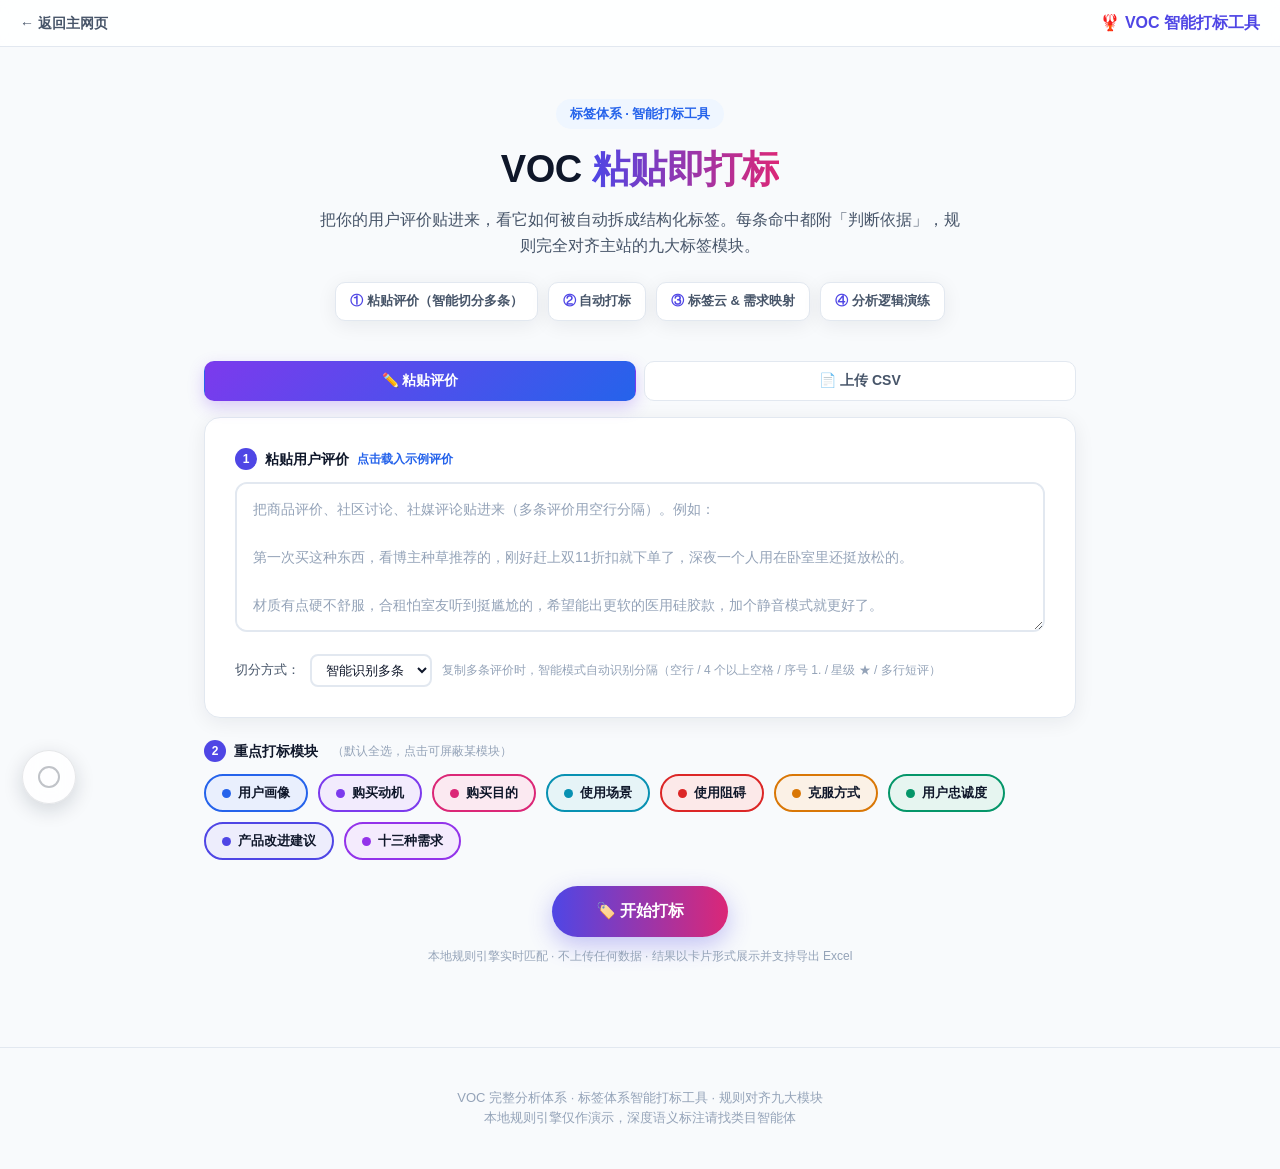
<file: tag-demo.html>
<!DOCTYPE html>
<html lang="zh-CN">
<head>
<meta charset="UTF-8">
<meta name="viewport" content="width=device-width, initial-scale=1.0">
<link rel="icon" href="data:image/svg+xml,<svg xmlns='http://www.w3.org/2000/svg' viewBox='0 0 64 64'><rect width='64' height='64' rx='14' fill='white'/><text x='32' y='48' text-anchor='middle' font-size='40'>🦞</text></svg>">
<title>VOC 智能打标工具</title>
<style>
:root{
    --indigo:#4F46E5; --indigo-d:#4338CA; --blue:#2563EB; --blue-l:#EFF6FF;
    --brand:#4F46E5; --brand-bg:#E0E7FF;
    --ink:#0F172A; --slate:#475569; --muted:#94A3B8; --line:#E2E8F0;
    --green:#059669; --pink:#DB2777; --amber:#D97706; --cyan:#0891B2; --purple:#7C3AED;
    --bg:#F8FAFC; --card:#FFFFFF; --radius:16px; --shadow:0 4px 20px rgba(15,23,42,.07);
}

*{box-sizing:border-box;margin:0;padding:0;}
body{font-family:-apple-system,BlinkMacSystemFont,"Segoe UI","PingFang SC","Microsoft YaHei",sans-serif;
    background:var(--bg); color:var(--ink); line-height:1.6; -webkit-font-smoothing:antialiased;}
.topbar{position:sticky; top:0; z-index:50; background:rgba(255,255,255,.85); backdrop-filter:blur(8px);
    border-bottom:1px solid var(--line); padding:10px 20px; display:flex; align-items:center; gap:12px;}
.topbar a{color:var(--slate); text-decoration:none; font-size:14px; font-weight:600; display:flex; align-items:center; gap:6px;}
.topbar a:hover{color:var(--indigo);}
.topbar .brand{margin-left:auto; font-weight:700; color:var(--indigo); display:flex; align-items:center; gap:6px;}

/* Hero */
.hero{max-width:920px; margin:0 auto; padding:52px 24px 24px; text-align:center;}
.hero .eyebrow{display:inline-block; background:var(--blue-l); color:var(--blue); font-weight:700;
    font-size:13px; padding:5px 14px; border-radius:999px; margin-bottom:18px;}
.hero h1{font-size:38px; line-height:1.2; letter-spacing:-.5px; margin-bottom:14px;}
.hero h1 .grad{background:linear-gradient(90deg,var(--indigo),var(--pink)); -webkit-background-clip:text; background-clip:text; color:transparent;}
.hero p{font-size:16px; color:var(--slate); max-width:640px; margin:0 auto;}
.hero .steps-hint{display:flex; gap:10px; justify-content:center; margin-top:24px; flex-wrap:wrap;}
.hero .steps-hint .sh{background:var(--card); border:1px solid var(--line); border-radius:10px; padding:8px 14px; font-size:13px; color:var(--slate); font-weight:600; box-shadow:var(--shadow);}
.hero .steps-hint .sh b{color:var(--indigo);}

/* Panel */
.panel{max-width:920px; margin:16px auto 0; padding:0 24px 40px;}
.cfg{background:var(--card); border:1px solid var(--line); border-radius:var(--radius); padding:30px; box-shadow:var(--shadow);}
.cfg-block{margin-bottom:26px;}
.cfg-block:last-child{margin-bottom:0;}
.cfg-label{font-size:14px; font-weight:700; color:var(--ink); margin-bottom:12px; display:flex; align-items:center; gap:8px;}
.cfg-label .num{width:22px; height:22px; border-radius:50%; background:var(--indigo); color:#fff; font-size:12px; display:flex; align-items:center; justify-content:center; font-weight:700;}
.cfg-label .hint{font-size:12px; color:var(--muted); font-weight:500; margin-left:6px;}

textarea{width:100%; min-height:150px; border:2px solid var(--line); border-radius:12px; padding:14px 16px; font-family:inherit; font-size:14px; color:var(--ink); resize:vertical; transition:border-color .2s; line-height:1.7;}
textarea:focus{outline:none; border-color:var(--indigo);}
textarea::placeholder{color:var(--muted);}
.sample-link{font-size:12px; color:var(--blue); cursor:pointer; font-weight:600; user-select:none;}
.sample-link:hover{text-decoration:underline;}

/* module multi-select chips */
.mod-row{display:flex; gap:10px; flex-wrap:wrap;}
.mod-chip{border:2px solid var(--line); border-radius:999px; padding:8px 16px; cursor:pointer; transition:all .2s; background:#fff; font-family:inherit; font-size:13px; font-weight:600; color:var(--slate); display:flex; align-items:center; gap:7px;}
.mod-chip .dot{width:9px; height:9px; border-radius:50%; background:var(--mc,#999);}
.mod-chip:hover{border-color:#C7D2FE;}
.mod-chip.active{border-color:var(--mc); background:color-mix(in srgb, var(--mc) 10%, #fff); color:var(--ink);}
.mod-chip.off{opacity:.45; border-style:dashed;}

/* generate btn */
.gen-wrap{text-align:center; margin-top:4px;}
.gen-btn{background:linear-gradient(90deg,var(--indigo),var(--pink)); color:#fff; border:none; border-radius:999px;
    padding:15px 44px; font-size:16px; font-weight:700; cursor:pointer; font-family:inherit; box-shadow:0 8px 24px rgba(79,70,229,.32); transition:transform .15s, box-shadow .15s;}
.gen-btn:hover{transform:translateY(-2px); box-shadow:0 12px 30px rgba(79,70,229,.42);}
.gen-btn:disabled{opacity:.6; cursor:not-allowed; transform:none;}
.gen-hint{font-size:12px; color:var(--muted); margin-top:10px;}

/* Pipeline */
.pipeline-wrap{max-width:920px; margin:10px auto 0; padding:0 24px; display:none;}
.pipeline-wrap.show{display:block; animation:fadeUp .5s ease;}
@keyframes fadeUp{from{opacity:0; transform:translateY(16px);} to{opacity:1; transform:none;}}
.pipe-progress{height:8px; background:var(--line); border-radius:999px; overflow:hidden; margin-bottom:26px;}
.pipe-progress .bar{height:100%; width:0; background:linear-gradient(90deg,var(--indigo),var(--pink)); border-radius:999px; transition:width .6s ease;}
.pipe-nodes{display:flex; gap:14px; position:relative;}
.pnode{flex:1; background:var(--card); border:1px solid var(--line); border-radius:14px; padding:18px; position:relative; opacity:.45; transition:opacity .4s, border-color .4s, box-shadow .4s;}
.pnode.active{opacity:1; border-color:#C7D2FE; box-shadow:var(--shadow);}
.pnode.done{opacity:1; border-color:#A7F3D0;}
.pnode .ph{display:flex; align-items:center; gap:10px; margin-bottom:12px;}
.pnode .pcircle{width:30px; height:30px; border-radius:50%; background:var(--line); color:#fff; display:flex; align-items:center; justify-content:center; font-weight:700; font-size:14px; flex-shrink:0; transition:background .4s;}
.pnode.active .pcircle, .pnode.done .pcircle{background:var(--indigo);}
.pnode.done .pcircle{background:var(--green);}
.pnode .ptitle{font-weight:700; font-size:15px;}
.pnode .pcontent{min-height:54px; font-size:13px; color:var(--slate);}

/* Results */
.results{max-width:920px; margin:30px auto 0; padding:0 24px 60px; display:none;}
.results.show{display:block; animation:fadeUp .5s ease;}
.res-head{text-align:center; margin-bottom:22px;}
.res-head h2{font-size:26px;}
.res-head .sub{color:var(--slate); font-size:14px; margin-top:6px;}
.res-meta{display:inline-flex; gap:8px; flex-wrap:wrap; justify-content:center; margin-top:12px;}
.res-meta .m{background:#EEF2FF; color:var(--indigo); border-radius:999px; padding:4px 12px; font-size:12px; font-weight:700;}
.res-summary{background:linear-gradient(135deg,#EEF2FF,#FDF2F8); border:1px solid #E0E7FF; border-radius:14px; padding:18px 22px; margin-bottom:24px; font-size:15px; color:#312E81;}
.res-summary b{color:var(--indigo-d);}

/* per-comment card */
.cmt-card{background:var(--card); border:1px solid var(--line); border-radius:14px; padding:20px 22px; margin-bottom:16px; box-shadow:var(--shadow);}
.cmt-head{display:flex; align-items:center; gap:10px; margin-bottom:10px;}
.cmt-idx{width:26px; height:26px; border-radius:50%; background:var(--indigo); color:#fff; font-size:13px; font-weight:700; display:flex; align-items:center; justify-content:center; flex-shrink:0;}
.cmt-quote{font-size:14px; color:var(--ink); font-weight:600; line-height:1.5;}
.cmt-quote .more{color:var(--blue); cursor:pointer; font-size:12px; font-weight:600;}
.cmt-tags{display:flex; flex-wrap:wrap; gap:8px; margin-top:12px;}
.tchip{display:inline-flex; align-items:center; gap:6px; border-radius:9px; padding:6px 11px; font-size:12px; font-weight:600; cursor:default; border:1px solid transparent;}
.tchip .td{font-size:10px; opacity:.75; padding:1px 5px; border-radius:4px; background:rgba(0,0,0,.07);}
.conf{width:8px; height:8px; border-radius:50%; flex-shrink:0;}
.conf.high{background:var(--green);}
.conf.mid{background:var(--amber);}
.conf.low{background:var(--muted);}
.cmt-empty{font-size:13px; color:var(--muted); padding:6px 0;}

/* aggregate */
.agg-grid{display:grid; grid-template-columns:1fr 1fr; gap:18px; margin-top:6px;}
.agg-box{background:var(--card); border:1px solid var(--line); border-radius:14px; padding:20px; box-shadow:var(--shadow);}
.agg-box h3{font-size:15px; margin-bottom:14px; display:flex; align-items:center; gap:8px;}
.ov-sort-btn{margin-left:auto; font-size:11px; color:var(--brand); background:var(--brand-bg); border:1px solid rgba(99,102,241,.18); border-radius:8px; padding:5px 9px; cursor:pointer; font-weight:700; transition:all .2s;}
.ov-sort-btn:hover{background:rgba(99,102,241,.12); border-color:rgba(99,102,241,.35);}
.ov-sort-btn .sort-ico{display:inline-block; width:1em; text-align:center;}
.cloud{display:flex; flex-wrap:wrap; gap:8px; align-items:center;}
.cloud .ct{display:inline-flex; align-items:center; gap:5px; border-radius:8px; padding:5px 10px; font-weight:700; line-height:1; border:1px solid;}
.cloud .ct small{font-weight:600; opacity:.7;}
.modbars{display:flex; flex-direction:column; gap:9px;}
.modbar{display:flex; align-items:center; gap:10px; font-size:12px;}
.modbar .nm{width:88px; flex-shrink:0; color:var(--slate); font-weight:600; text-align:right;}
.modbar .track{flex:1; height:14px; background:var(--line); border-radius:999px; overflow:hidden;}
.modbar .fill{height:100%; border-radius:999px; transition:width .6s ease;}
.modbar .cnt{width:30px; flex-shrink:0; font-weight:700; color:var(--ink); text-align:left;}
.modbar .cnt-prov{font-size:10px; color:#B45309; margin-left:2px; font-weight:700;}

.need-map{margin-top:18px; background:var(--card); border:1px solid var(--line); border-radius:14px; padding:20px; box-shadow:var(--shadow);}
.need-map h3{font-size:15px; margin-bottom:14px;}
.need-pills{display:flex; flex-wrap:wrap; gap:8px;}
.need-pill{background:#F5F3FF; color:var(--purple); border-radius:999px; padding:6px 13px; font-size:13px; font-weight:700; border:1px solid #E9D5FF;}

/* agent cta */
.reset-wrap{text-align:center; margin-top:8px;}
.reset-btn{background:#fff; border:2px solid var(--line); border-radius:999px; padding:12px 32px; font-size:14px; font-weight:700; color:var(--slate); cursor:pointer; font-family:inherit; transition:all .2s;}
.reset-btn:hover{border-color:var(--indigo); color:var(--indigo);}
.reset-btn.agent-cta{background:linear-gradient(90deg,#FF7A45,#FF4D8D); color:#fff; border:none; box-shadow:0 4px 14px rgba(255,77,141,.25); padding:14px 36px;}
.reset-btn.agent-cta:hover{transform:translateY(-2px); box-shadow:0 6px 18px rgba(255,77,141,.35);}
.agent-cards{display:none; gap:16px; justify-content:center; margin-top:20px; flex-wrap:wrap;}
.agent-cards.show{display:flex; animation:fadeUp .4s ease;}
.agent-card{background:var(--card); border:1px solid var(--line); border-radius:14px; padding:18px 20px; min-width:240px; text-decoration:none; color:inherit; display:flex; align-items:center; gap:14px; box-shadow:var(--shadow); transition:all .2s; text-align:left;}
.agent-card:hover{border-color:var(--indigo); transform:translateY(-3px); box-shadow:0 8px 24px rgba(15,23,42,.1);}
.agent-card .agent-icon{font-size:32px;}
.agent-card .agent-name{font-weight:800; font-size:15px; color:var(--ink);}
.agent-card .agent-desc{font-size:12px; color:var(--slate); margin-top:3px;}
.reset-link{display:inline-block; margin-top:16px; background:#fff; border:2px solid var(--line); border-radius:999px; padding:11px 30px; font-size:14px; font-weight:700; color:var(--slate); cursor:pointer; font-family:inherit; transition:all .2s;}
.reset-link:hover{border-color:var(--indigo); color:var(--indigo); transform:translateY(-1px); box-shadow:0 3px 10px rgba(37,99,235,.12);}

.footer{text-align:center; padding:40px 20px; color:var(--muted); font-size:13px; border-top:1px solid var(--line); margin-top:40px;}

@media(max-width:680px){
    .agg-grid{grid-template-columns:1fr;}
    .hero h1{font-size:30px;}
    .pipe-nodes{flex-direction:column;}
}

/* split mode selector */
.split-mode{display:flex; align-items:center; gap:10px; margin-top:14px; font-size:13px; color:var(--slate); flex-wrap:wrap;}
.split-mode select{font-family:inherit; font-size:13px; padding:6px 10px; border:2px solid var(--line); border-radius:8px; color:var(--ink); background:#fff; cursor:pointer;}
.split-mode select:focus{outline:none; border-color:var(--indigo);}
.split-mode .sm-hint{color:var(--muted); font-size:12px;}

/* sub-module coverage */
.submod{margin-top:18px; background:var(--card); border:1px solid var(--line); border-radius:14px; padding:20px; box-shadow:var(--shadow);}
.submod h3{font-size:15px; margin-bottom:6px;}
.submod .sm-sub{font-size:12px; color:var(--muted); margin-bottom:14px;}
.submod-group{margin-bottom:16px;}
.submod-group:last-child{margin-bottom:0;}
.submod-ghead{display:flex; align-items:center; gap:8px; font-weight:700; font-size:13px; margin-bottom:8px;}
.submod-ghead .gdot{width:10px; height:10px; border-radius:3px;}
.submod-row{display:flex; align-items:center; gap:10px; font-size:12px; margin-bottom:6px;}
.submod-row .snm{width:96px; flex-shrink:0; color:var(--slate); text-align:right;}
.submod-row .strack{flex:1; height:12px; background:var(--line); border-radius:999px; overflow:hidden;}
.submod-row .sfill{height:100%; border-radius:999px;}
.submod-row .scnt{width:28px; font-weight:700; color:var(--ink); text-align:left;}
.submod-block{margin-bottom:10px;}
.submod-tags{display:flex; flex-wrap:wrap; gap:6px; margin-left:106px; margin-bottom:4px; padding-top:2px;}
.submod-tags .stag{display:inline-flex; align-items:center; gap:4px; background:var(--line); color:var(--slate); border:1px solid rgba(0,0,0,.04); border-radius:6px; padding:3px 8px; font-size:11px; font-weight:600;}
.submod-tags .stag small{font-weight:700; opacity:.65; font-size:10px;}
.submod-empty{font-size:12px; color:var(--muted);}

/* user journey map */
.journey{margin-top:18px; background:var(--card); border:1px solid var(--line); border-radius:14px; padding:20px; box-shadow:var(--shadow);}
.journey h3{font-size:15px; margin-bottom:6px;}
.journey .jm-sub{font-size:12px; color:var(--muted); margin-bottom:16px; line-height:1.6;}

.jm-map{display:grid; grid-template-columns:78px repeat(6,minmax(0,1fr)); gap:8px 10px; align-items:stretch;}
.jm-corner{}
.jm-colhead{display:flex; align-items:center; gap:8px; padding:6px 4px 12px; border-bottom:2px solid var(--line);}
.jm-colhead .jm-ico{width:30px; height:30px; border-radius:9px; display:flex; align-items:center; justify-content:center; font-size:16px; color:#fff; flex-shrink:0;}
.jm-colhead .jm-name{font-weight:800; font-size:12px; color:var(--ink); line-height:1.15;}
.jm-colhead .jm-step{font-size:9px; color:var(--muted); font-weight:700; letter-spacing:.04em; margin-top:1px;}

.jm-rowlabel{display:flex; align-items:center; justify-content:flex-end; text-align:right; font-size:11px; font-weight:800; color:var(--slate); padding-right:6px; border-right:2px solid var(--line); line-height:1.25;}
.jm-rowlabel--journey{color:#2563EB;}
.jm-rowlabel--effect{color:#7C3AED;}
.jm-rowlabel--emo{color:#DC2626;}

.jm-cell{background:#F1F5F9; border-radius:10px; padding:9px 8px; min-height:58px; display:flex; flex-direction:column; gap:6px;}
.jm-cell--effect{justify-content:center;}
.jm-cell--emo{justify-content:center;}

/* effect impact chips (middle layer) */
.jm-effs{display:flex; flex-wrap:wrap; gap:5px; align-content:flex-start;}
.jm-eff{display:inline-flex; align-items:center; gap:3px; border-radius:6px; padding:3px 7px; font-size:10.5px; font-weight:700; border:1px solid transparent; line-height:1.1;}
.jm-eff small{font-weight:600; opacity:.6; font-size:9px;}

.jm-chips{display:flex; flex-wrap:wrap; gap:5px; align-content:flex-start;}
.jm-chip{display:inline-flex; align-items:center; gap:3px; border-radius:6px; padding:3px 7px; font-size:10.5px; font-weight:700; border:1px solid transparent; line-height:1.1;}
.jm-chip small{font-weight:600; opacity:.6; font-size:9px;}
.jm-empty{font-size:10.5px; color:var(--muted); padding:4px 2px;}

/* emotion intensity band */
.jm-emo-wrap{display:flex; flex-direction:column; gap:7px;}
.jm-emo-bar{position:relative; height:13px; background:#fff; border-radius:999px; overflow:hidden; border:1px solid rgba(0,0,0,.05);}
.jm-emo-fill{position:absolute; left:0; top:0; bottom:0; border-radius:999px; min-width:6px;}
.jm-emo-meta{display:flex; align-items:center; justify-content:space-between; font-size:9.5px; font-weight:700;}
.jm-emo-dots{display:flex; flex-wrap:wrap; gap:4px;}
.jm-emo-dot{width:9px; height:9px; border-radius:50%; display:inline-block; flex-shrink:0;}
.jm-emo-none{font-size:10px; color:var(--muted); padding:2px 0;}

@media(max-width:680px){
    .jm-map{grid-template-columns:60px repeat(6,minmax(0,1fr)); gap:6px 5px;}
    .jm-colhead{flex-direction:column; gap:4px; text-align:center; padding:4px 2px 10px;}
    .jm-colhead .jm-name{font-size:10px;}
    .jm-rowlabel{font-size:9.5px; padding-right:3px;}
    .jm-cell{padding:7px 5px; min-height:48px;}
    .jm-chip{font-size:9px; padding:2px 5px;}
}

/* journey head + actions */
.journey-head{display:flex; align-items:flex-start; justify-content:space-between; gap:16px; margin-bottom:16px;}
.journey-titles{min-width:0;}
.journey-actions{display:flex; gap:8px; flex-shrink:0; align-items:flex-start; padding-top:2px;}
.jm-act{display:inline-flex; align-items:center; gap:5px; font-size:12px; font-weight:700; color:var(--slate); background:#fff; border:1px solid var(--line); border-radius:9px; padding:7px 12px; cursor:pointer; transition:.15s; box-shadow:var(--shadow);}
.jm-act:hover{color:#6366F1; border-color:#C7D2FE; background:#F5F3FF;}
.jm-act:active{transform:translateY(1px);}
@media(max-width:680px){
  .journey-head{flex-direction:column; gap:10px;}
  .journey-actions{width:100%;}
  .jm-act{flex:1; justify-content:center;}
}
/* journey zoom modal */
.jm-zoom-overlay{position:fixed; inset:0; z-index:9999; background:rgba(15,23,42,.55); backdrop-filter:blur(3px); display:none; align-items:center; justify-content:center; padding:28px;}
.jm-zoom-overlay.show{display:flex;}
.jm-zoom-modal{width:min(1180px,96vw); max-height:92vh; background:#F8FAFC; border-radius:16px; box-shadow:0 24px 70px rgba(15,23,42,.35); display:flex; flex-direction:column; overflow:hidden;}
.jm-zoom-bar{display:flex; align-items:center; justify-content:space-between; gap:12px; padding:14px 18px; background:#fff; border-bottom:1px solid var(--line);}
.jm-zoom-title{font-weight:800; font-size:15px; color:var(--ink);}
.jm-zoom-tools{display:flex; align-items:center; gap:8px;}
.jm-zb{height:34px; min-width:34px; padding:0 11px; border-radius:9px; border:1px solid var(--line); background:#fff; color:var(--slate); font-size:14px; font-weight:700; cursor:pointer; display:inline-flex; align-items:center; justify-content:center; transition:.15s;}
.jm-zb:hover{background:#F5F3FF; color:#6366F1; border-color:#C7D2FE;}
.jm-zb-pri{background:#6366F1; color:#fff; border-color:#6366F1;}
.jm-zb-pri:hover{background:#4F46E5; color:#fff;}
.jm-zoom-pct{font-size:12px; font-weight:700; color:var(--muted); min-width:44px; text-align:center;}
.jm-zoom-viewport{flex:1; overflow:hidden; padding:22px; cursor:grab; background:#F8FAFC;}
.jm-zoom-viewport.grabbing{cursor:grabbing;}
.jm-zoom-stage{transform-origin:0 0; will-change:transform;}
.jm-zoom-stage .journey{margin-top:0; box-shadow:none; background:transparent; border:none; padding:0;}

/* analysis section */
.analysis{margin-top:24px;}
.analysis .an-head{text-align:center; margin-bottom:18px;}
.analysis .an-head h3{font-size:20px;}
.analysis .an-head .sub{color:var(--slate); font-size:13px; margin-top:4px;}
.an-grid{display:grid; grid-template-columns:1fr 1fr; gap:18px;}
.an-box{background:var(--card); border:1px solid var(--line); border-radius:14px; padding:20px; box-shadow:var(--shadow);}
.an-box.full{grid-column:1 / -1;}
.an-box h4{font-size:14px; margin-bottom:4px; display:flex; align-items:center; gap:8px;}
.an-box .an-desc{font-size:12px; color:var(--muted); margin-bottom:12px;}
.an-legend{display:flex; flex-wrap:wrap; gap:10px; margin-top:10px; justify-content:center;}
.an-legend .lg{display:inline-flex; align-items:center; gap:5px; font-size:11px; color:var(--slate);}
.an-legend .lg .ld{width:9px; height:9px; border-radius:50%;}
.motbar{display:flex; align-items:center; gap:10px; font-size:12px; margin-bottom:8px;}
.motbar .mnm{width:90px; flex-shrink:0; color:var(--slate); font-weight:600; text-align:right;}
.motbar .mtrack{flex:1; height:14px; background:var(--line); border-radius:999px; overflow:hidden;}
.motbar .mfill{height:100%; border-radius:999px;}
.motbar .mcnt{width:28px; font-weight:700; text-align:left;}
.an-empty{font-size:12px; color:var(--muted); padding:10px 0;}

/* need quadrant matrix */
.nq-wrap{position:relative; padding-left:34px; padding-top:22px;}
.nq-axis{display:flex; justify-content:space-between; font-size:10px; color:var(--muted); font-weight:600;}
.nq-axis-x{position:absolute; top:0; left:34px; right:0;}
.nq-axis-y{position:absolute; left:0; top:22px; bottom:0; flex-direction:column; writing-mode:vertical-rl; text-align:center;}
.nq-grid{display:grid; grid-template-columns:1fr 1fr; gap:8px;}
.nq-cell{border-radius:12px; border:1px solid; padding:12px; min-height:110px;}
.nq-title{font-size:13px; font-weight:700; margin-bottom:3px;}
.nq-sub{font-size:10px; color:var(--slate); line-height:1.35; margin-bottom:6px; min-height:28px;}
.nq-count{font-size:11px; font-weight:700; color:var(--ink); margin-bottom:6px;}
.nq-chips{display:flex; flex-wrap:wrap; gap:5px;}
.nq-chip{font-size:10px; padding:3px 7px; border-radius:999px;}

@media(max-width:680px){
    .an-grid{grid-template-columns:1fr;}
}

/* ===================== CSV 上传 / 可编辑表格 / 抽检概览 ===================== */
.mode-tabs{display:flex; gap:8px; margin-bottom:16px;}
.mtab{
    flex:1; padding:10px 14px; font-size:14px; font-weight:700; cursor:pointer;
    border:1px solid var(--line); background:var(--card); color:var(--slate);
    border-radius:10px; transition:all .18s;
}
.mtab.active{background:linear-gradient(135deg,#7C3AED,#2563EB); color:#fff; border-color:transparent; box-shadow:0 6px 16px rgba(124,58,237,.25);}

.csv-cfg{display:none;}
.csv-cfg .file-drop{
    display:flex; flex-direction:column; align-items:center; gap:8px;
    border:2px dashed var(--line); border-radius:12px; padding:22px 18px; text-align:center;
    background:var(--bg); color:var(--slate); font-size:13px; cursor:pointer; transition:all .18s;
}
.csv-cfg .file-drop:hover{border-color:var(--indigo); color:var(--indigo); background:#F8FAFF;}
.csv-cfg .file-drop.has-file{border-style:solid; border-color:#C7D2FE; background:#fff; color:var(--ink);}
.csv-cfg .file-drop .fd-icon{font-size:28px; line-height:1;}
.csv-cfg .file-drop.has-file .fd-icon{display:none;}
.csv-cfg .file-drop .fd-text{line-height:1.5;}
.csv-cfg input[type=file]{display:none;}
.csv-info{margin-top:10px; font-size:12px; color:var(--muted); min-height:16px;}
.csv-info b{color:var(--indigo);}

/* CSV 多列选择 */
.csv-cols .csv-chips{display:flex; flex-wrap:wrap; gap:8px; min-width:220px; max-width:100%;}
.csv-cols .csv-chip{cursor:pointer; padding:6px 12px; border-radius:999px; border:1px solid var(--line); background:#fff; color:var(--slate); font-size:13px; transition:all .15s;}
.csv-cols .csv-chip:hover{border-color:var(--indigo); color:var(--indigo); background:#F5F3FF;}
.csv-cols .csv-chip.selected{background:linear-gradient(135deg,var(--indigo),var(--pink)); color:#fff; border-color:transparent; box-shadow:0 4px 10px rgba(79,70,229,.2);}
.csv-cols .csv-chip .cc-rate{font-size:11px; opacity:.75; margin-left:4px;}

/* 公共模块选择块 */
.shared-mod-block{margin-top:22px;}

/* 结果表格 */
.res-toolbar{
    display:flex; align-items:center; justify-content:space-between; gap:8px; flex-wrap:wrap;
    margin:18px 0 10px; padding:12px 14px; background:linear-gradient(135deg,#F5F3FF,#EEF2FF);
    border:1px solid #E9D5FF; border-radius:12px;
    position:sticky; top:58px; z-index:40;
    box-shadow:0 4px 14px rgba(124,58,237,.08);
}
.res-toolbar .rt-info{font-size:13px; color:#4C1D95; font-weight:600;}
.res-toolbar .rt-info b{color:#7C3AED;}
.rt-actions{display:flex; align-items:center; gap:6px;}
.export-btn{
    border:none; cursor:pointer; background:linear-gradient(135deg,#059669,#0891B2);
    color:#fff; font-size:13px; font-weight:800; padding:9px 16px; border-radius:999px;
    box-shadow:0 6px 16px rgba(5,150,105,.3); transition:all .2s;
}
#expExperienceBtn{
    background:linear-gradient(90deg,#7C3AED,#DB2777);
    box-shadow:0 6px 16px rgba(124,58,237,.32);
}
.export-btn:hover{transform:translateY(-2px);}
.export-btn:disabled{opacity:.45; cursor:not-allowed; box-shadow:none;}
@media(max-width:680px){
    .res-toolbar{flex-direction:column; align-items:stretch; gap:10px; padding:12px;}
    .res-toolbar .rt-info{text-align:center; font-size:12px;}
    .rt-actions{width:100%; justify-content:stretch; gap:8px;}
    .rt-actions .export-btn{flex:1; padding:10px 8px; font-size:12px;}
}

.tag-table-wrap{max-height:560px; overflow:auto; border:1px solid var(--line); border-radius:14px; box-shadow:var(--shadow);}
table.tag-table{border-collapse:collapse; width:100%; font-size:12.5px; background:var(--card);}
table.tag-table th, table.tag-table td{border-bottom:1px solid var(--line); padding:8px 10px; text-align:left; vertical-align:top;}
table.tag-table thead th{
    position:sticky; top:0; background:var(--ink); color:#fff; font-weight:700; z-index:2; white-space:nowrap;
    font-size:12px; box-shadow:0 1px 0 var(--line);
}
table.tag-table thead th .thc{font-size:10px; font-weight:500; opacity:.8; display:block;}
table.tag-table tbody tr:nth-child(even){background:rgba(241,245,249,.5);}
table.tag-table tbody tr:hover{background:rgba(124,58,237,.05);}
.td-idx{width:38px; text-align:center; color:var(--muted); font-weight:700;}
.td-text{min-width:200px; max-width:280px; color:var(--slate); line-height:1.5;}
.td-text .tt-full{color:var(--muted); font-size:11px; cursor:pointer; margin-left:4px;}
.td-text .tt-long{display:none; white-space:pre-wrap;}
.td-text.exp .tt-short{display:none;}
.td-text.exp .tt-long{display:inline;}
.td-mod{width:150px;}
.cell-chips{display:flex; flex-wrap:wrap; gap:4px;}
.tchip2{
    display:inline-flex; align-items:center; gap:3px; padding:2px 7px; border-radius:999px;
    font-size:11px; font-weight:600; border:1px solid transparent; cursor:default;
}
.tchip2 .x{cursor:pointer; font-weight:700; opacity:.6; margin-left:1px;}
.tchip2 .x:hover{opacity:1;}
.cell-add{margin-top:5px;}
.cell-add select{
    width:100%; font-size:11px; padding:3px 5px; border:1px dashed var(--line); border-radius:6px;
    background:#fff; color:var(--muted); cursor:pointer;
}
.cell-add select:hover{border-color:var(--brand); color:var(--brand);}
.td-op{width:54px; text-align:center;}
.op-del{font-size:11px; color:#DC2626; cursor:pointer; font-weight:600;}
.op-del:hover{text-decoration:underline;}

/* 抽检概览 */
.overview{display:grid; grid-template-columns:1fr; gap:18px; margin-top:14px;}
.ov-box{background:var(--card); border:1px solid var(--line); border-radius:14px; padding:18px; box-shadow:var(--shadow);}
.ov-box h3{font-size:14px; margin-bottom:10px; display:flex; align-items:center; gap:6px;}
.ov-box .ov-sub{font-size:11px; color:var(--muted); margin-bottom:10px;}
.ov-samples{display:flex; flex-direction:column; gap:12px; max-height:520px; overflow:auto; padding-right:4px;}
.ov-card{background:var(--card); border:1px solid var(--line); border-radius:14px; padding:16px 18px; box-shadow:var(--shadow); transition:all .2s;}
.ov-card:hover{box-shadow:0 6px 22px rgba(15,23,42,.08); transform:translateY(-1px);}
.ov-text{font-size:14px; color:var(--ink); font-weight:600; line-height:1.65;}
.ov-text .os-idx{display:inline-flex; align-items:center; justify-content:center; width:22px; height:22px; border-radius:50%; background:var(--brand-bg); color:var(--brand); font-size:12px; font-weight:800; margin-right:8px;}
.ov-tags{display:flex; flex-wrap:wrap; gap:8px; margin-top:12px; padding-top:12px; border-top:1px solid var(--line);}
.ov-tag{display:inline-flex; align-items:center; border-radius:8px; padding:5px 10px; font-size:12px; font-weight:700; line-height:1; cursor:default;}
/* 推测标签（三级回退命中，置信度较低） */
.ov-tag.prov{border:1px dashed currentColor; opacity:.92;}
.ov-tag.prov::before{content:'⚠ '; font-size:11px;}
.tchip2.prov{border:1px dashed currentColor !important; font-style:italic;}
.tchip2.prov::before{content:'⚠'; margin-right:2px; opacity:.7;}

/* 自进化候选池 */
.cand-pool{background:linear-gradient(180deg,#fffbeb,#fff); border:1px solid #fde68a; border-radius:14px; padding:16px 18px; margin:14px 0; box-shadow:0 4px 16px rgba(245,158,11,.12);}
.cand-pool h3{font-size:14px; margin-bottom:4px; display:flex; align-items:center; gap:6px;}
.cand-pool .ov-sub{font-size:11px; color:#b45309; font-weight:500;}
.cand-list{display:flex; flex-direction:column; gap:10px; margin-top:12px; max-height:420px; overflow:auto; padding-right:4px;}
.cand-item{background:#fff; border:1px solid #fde68a; border-radius:10px; padding:10px 12px;}
.cand-text{font-size:13px; color:#451a03; line-height:1.55; font-weight:600;}
.cand-tags{display:flex; flex-wrap:wrap; gap:6px; margin-top:8px;}
.cand-tag{display:inline-flex; align-items:center; gap:3px; font-size:11px; font-weight:700; padding:3px 8px; border-radius:999px; border:1px dashed currentColor;}
.cand-empty{font-size:12px; color:#92400e; padding:6px 0;}
.ov-cloud{display:flex; flex-wrap:wrap; gap:8px; align-content:flex-start; max-height:300px; overflow:auto;}
@media(max-width:680px){
    .overview{grid-template-columns:1fr;}
    .td-text{max-width:200px;}
}

</style>
<link rel="preconnect" href="https://fonts.googleapis.com">
<link rel="preconnect" href="https://fonts.gstatic.com" crossorigin>
<link href="https://fonts.googleapis.com/css2?family=Inter:wght@400;500;600;700;800&family=JetBrains+Mono:wght@400;500;700&family=Orbitron:wght@500;700;900&display=swap" rel="stylesheet">
</head>
<style>
        /* ===== 左侧导航：苹果风可拖动圆形按钮 + 悬停展开文字 ===== */
        @keyframes fabBreathe {
            0%, 100% { box-shadow: 0 6px 20px rgba(15, 23, 42, 0.14); }
            50% { box-shadow: 0 10px 28px rgba(15, 23, 42, 0.24); }
        }
        @keyframes ringBreathe {
            0%, 100% { transform: scale(1); border-color: rgba(15, 23, 42, 0.26); }
            50% { transform: scale(1.12); border-color: rgba(15, 23, 42, 0.42); }
        }
        #nav-fab {
            position: fixed;
            left: 22px;
            bottom: 96px;
            width: 54px;
            height: 54px;
            border-radius: 50%;
            background: rgba(255, 255, 255, 0.82);
            backdrop-filter: blur(10px);
            -webkit-backdrop-filter: blur(10px);
            border: 1px solid rgba(15, 23, 42, 0.10);
            box-shadow: 0 6px 20px rgba(15, 23, 42, 0.16);
            z-index: 400;
            cursor: grab;
            display: flex;
            align-items: center;
            justify-content: center;
            touch-action: none;
            transition: box-shadow .2s ease, transform .15s ease;
            animation: fabBreathe 2.6s ease-in-out infinite;
            will-change: box-shadow;
        }
        #nav-fab:active { cursor: grabbing; }
        #nav-fab:hover { box-shadow: 0 10px 28px rgba(15, 23, 42, 0.22); animation-play-state: paused; }
        #nav-fab.dragging { cursor: grabbing; transition: none; box-shadow: 0 14px 32px rgba(15, 23, 42, 0.28); animation-play-state: paused; }
        /* 苹果 AssistiveTouch 风格内环（无图标） */
        #nav-fab .fab-ring {
            width: 22px;
            height: 22px;
            border-radius: 50%;
            border: 2px solid rgba(15, 23, 42, 0.26);
            box-sizing: border-box;
            transition: border-color .2s ease, transform .2s ease;
            animation: ringBreathe 2.6s ease-in-out infinite;
            will-change: transform;
        }
        #nav-fab:hover .fab-ring { border-color: rgba(37, 99, 235, 0.55); animation-play-state: paused; transform: scale(1.08); }
        #nav-fab.dragging .fab-ring { border-color: rgba(37, 99, 235, 0.55); animation-play-state: paused; }
        #nav-menu {
            position: absolute;
            left: calc(100% + 14px);
            top: 50%;
            transform: translateY(-50%) scale(.96);
            transform-origin: left center;
            min-width: 152px;
            padding: 8px;
            background: #ffffff;
            border: 1px solid rgba(226, 232, 240, 0.9);
            border-radius: 14px;
            box-shadow: 0 12px 34px rgba(15, 23, 42, 0.16);
            display: flex;
            flex-direction: column;
            gap: 2px;
            opacity: 0;
            visibility: hidden;
            pointer-events: none;
            transition: opacity .18s ease, transform .18s ease, visibility .18s;
        }
        #nav-fab.open #nav-menu {
            opacity: 1;
            visibility: visible;
            transform: translateY(-50%) scale(1);
            pointer-events: auto;
        }
        #nav-fab.dragging #nav-menu { display: none; }
        #nav-fab.menu-left #nav-menu {
            left: auto;
            right: calc(100% + 14px);
            transform-origin: right center;
        }
        .nav-menu-item {
            position: relative;
            display: block;
            padding: 9px 12px;
            border-radius: 9px;
            color: #475569;
            text-decoration: none;
            font-size: 13.5px;
            font-weight: 600;
            white-space: nowrap;
            transition: background .15s ease, color .15s ease;
        }
        .nav-menu-item:hover { background: #EFF6FF; color: #2563EB; }
        .nav-menu-item.active { color: #2563EB; background: #EFF6FF; }
        .nav-menu-item.active::before {
            content: "";
            display: inline-block;
            width: 4px;
            height: 14px;
            border-radius: 3px;
            background: #2563EB;
            margin-right: 8px;
            vertical-align: -2px;
        }
        @media (max-width: 768px) {
            #nav-fab { width: 48px; height: 48px; left: 14px; bottom: 80px; }
            #nav-fab .fab-ring { width: 19px; height: 19px; }
        }
</style>

<body>

<nav id="nav-fab" role="navigation" aria-label="页面板块导航" title="拖动我到任意位置 · 悬停查看板块">
    <span class="fab-ring"></span>
    <div id="nav-menu">
        <a class="nav-menu-item" href="index.html#section-tags">标签体系</a>
        <a class="nav-menu-item" href="tag-demo.html" target="_blank" rel="noopener">VOC 打标签 ↗</a>
        <a class="nav-menu-item" href="experience.html" target="_blank" rel="noopener">VOC全流程分析 ↗</a>
        <a class="nav-menu-item" href="https://ffswwwda.github.io/content-analytics-dashboard/" target="_blank" rel="noopener">社媒监控看板 ↗</a>
    </div>
</nav>

<div class="topbar">
    <a href="index.html">← 返回主网页</a>
    <span class="brand">🦞 VOC 智能打标工具</span>
</div>

<div class="hero">
    <span class="eyebrow">标签体系 · 智能打标工具</span>
    <h1>VOC <span class="grad">粘贴即打标</span></h1>
    <p>把你的用户评价贴进来，看它如何被自动拆成结构化标签。每条命中都附「判断依据」，规则完全对齐主站的九大标签模块。</p>
    <div class="steps-hint">
        <span class="sh"><b>①</b> 粘贴评价（智能切分多条）</span>
        <span class="sh"><b>②</b> 自动打标</span>
        <span class="sh"><b>③</b> 标签云 & 需求映射</span>
        <span class="sh"><b>④</b> 分析逻辑演练</span>
    </div>
</div>

<div class="panel">
    <div class="mode-tabs">
        <button class="mtab active" id="tabPaste" onclick="switchMode('paste')">✏️ 粘贴评价</button>
        <button class="mtab" id="tabCsv" onclick="switchMode('csv')">📄 上传 CSV</button>
    </div>
    <div class="cfg" id="cfgPaste">
        <div class="cfg-block">
            <div class="cfg-label"><span class="num">1</span>粘贴用户评价<span class="sample-link" onclick="loadSample()">点击载入示例评价</span></div>
            <textarea id="vocInput" placeholder="把商品评价、社区讨论、社媒评论贴进来（多条评价用空行分隔）。例如：&#10;&#10;第一次买这种东西，看博主种草推荐的，刚好赶上双11折扣就下单了，深夜一个人用在卧室里还挺放松的。&#10;&#10;材质有点硬不舒服，合租怕室友听到挺尴尬的，希望能出更软的医用硅胶款，加个静音模式就更好了。"></textarea>
            <div class="split-mode">
                <span>切分方式：</span>
                <select id="splitMode">
                    <option value="smart" selected>智能识别多条</option>
                    <option value="blank">按空行分段</option>
                    <option value="line">每行一条</option>
                </select>
                <span class="sm-hint">复制多条评价时，智能模式自动识别分隔（空行 / 4 个以上空格 / 序号 1. / 星级 ★ / 多行短评）</span>
            </div>
        </div>
    </div>

    <div class="cfg csv-cfg" id="cfgCsv">
        <div class="cfg-block">
            <div class="cfg-label"><span class="num">1</span>上传 CSV 文件<span class="hint">每行 = 一条评价</span></div>
            <label class="file-drop" for="csvFile" id="csvDrop">
                <span class="fd-icon">📂</span>
                <span class="fd-text">点击选择 CSV 文件（支持中文列名，自动检测文本列）</span>
            </label>
            <input type="file" id="csvFile" accept=".csv,text/csv" onchange="onCsvSelected(this)">
            <div class="csv-info" id="csvInfo"></div>
            <div class="split-mode csv-cols">
                <span>文本列（点击选择，可多选）：</span>
                <div class="csv-chips" id="csvColChips"></div>
                <span class="sm-hint">自动识别有内容的列并默认选中；点击 chip 切换。多列内容会合并成一条评价打标。</span>
            </div>
        </div>
    </div>

    <div class="cfg-block shared-mod-block">
        <div class="cfg-label"><span class="num">2</span>重点打标模块<span class="hint">（默认全选，点击可屏蔽某模块）</span></div>
        <div class="mod-row" id="modRow"></div>
    </div>

    <div class="gen-wrap" id="genWrapPaste">
        <button class="gen-btn" id="genBtn" onclick="runTagging()">🏷️ 开始打标</button>
        <div class="gen-hint">本地规则引擎实时匹配 · 不上传任何数据 · 结果以卡片形式展示并支持导出 Excel</div>
    </div>
    <div class="gen-wrap" id="genWrapCsv" style="display:none;">
        <button class="gen-btn" id="csvBtn" onclick="runCsvTagging()">📑 解析并打标</button>
        <div class="gen-hint">CSV 每行评价自动打标，结果以卡片形式展示并支持导出 Excel</div>
    </div>
</div>

<div class="pipeline-wrap" id="pipelineWrap">
    <div class="pipe-progress"><div class="bar" id="pipeBar"></div></div>
    <div class="pipe-nodes">
        <div class="pnode" id="pn1">
            <div class="ph"><div class="pcircle">1</div><div class="ptitle">文本切分与清洗</div></div>
            <div class="pcontent" id="pc1"><span class="waiting">等待中…</span></div>
        </div>
        <div class="pnode" id="pn2">
            <div class="ph"><div class="pcircle">2</div><div class="ptitle">关键词 / 语义规则匹配</div></div>
            <div class="pcontent" id="pc2"><span class="waiting">等待中…</span></div>
        </div>
        <div class="pnode" id="pn3">
            <div class="ph"><div class="pcircle">3</div><div class="ptitle">标签聚合与需求映射</div></div>
            <div class="pcontent" id="pc3"><span class="waiting">等待中…</span></div>
        </div>
    </div>
</div>

<div class="results" id="results">
    <div class="res-head">
        <h2>打标结果</h2>
        <div class="sub">每条评价逐条拆解，标签附带命中的判断依据与置信度</div>
        <div class="res-meta" id="resMeta"></div>
    </div>
    <div class="res-summary" id="resSummary"></div>
    <div class="cand-pool" id="candPool" style="display:none;">
        <h3>🧬 自进化候选池 <span class="ov-sub">（二级命中 · 待补三级标签 — 把这里的原句丢给智能体即可生成新标签）</span></h3>
        <div class="cand-list" id="candList"></div>
    </div>
    <div id="cmtCards"></div>

    <div class="res-toolbar">
        <div class="rt-info" id="rtInfo"></div>
        <div class="rt-actions">
            <button class="export-btn" id="exportBtn" onclick="exportResultXlsx()">⬇️ 导出打标结果 Excel</button>
            <button class="export-btn" id="expExperienceBtn" onclick="exportToExperience()" title="把当前打标结果带入 VOC 全流程分析页做深度分析">🚀 带入全流程分析</button>
        </div>
    </div>
    <div class="tag-table-wrap"><div id="tagTable"></div></div>

    <div class="overview" id="overview">
        <div class="ov-box">
            <h3>👀 用户原评价展示 <span class="ov-sub">（仅抽检前 5 条，完整数据见导出 Excel）</span></h3>
            <div class="ov-samples" id="ovSamples"></div>
        </div>
    </div>

    <div class="agg-grid">
        <div class="agg-box">
            <h3>🏷️ 标签云（按命中频次）</h3>
            <div class="cloud" id="tagCloud"></div>
        </div>
        <div class="agg-box">
            <h3>📊 模块覆盖（命中标签数）<button type="button" id="modSortBtn" class="ov-sort-btn" title="切换排序">⇅ 排序</button></h3>
            <div class="modbars" id="modBars"></div>
        </div>
    </div>

    <div class="submod" id="subModBox"></div>

    <div class="journey">
      <div class="journey-head">
        <div class="journey-titles">
          <h3>🗺️ 用户旅程地图</h3>
          <div class="jm-sub">按用户旅程阶段（认知 → 评估 → 购买 → 使用 → 体验 → 复购）铺排<b>最小维度标签</b>，并同步展示每个阶段撬动的<b>效果影响</b>（🟠转化 🟢复购 🟣品牌形象 🔴口碑 🔵体验 🔷留存）与<b>情绪强度</b>（绿＝偏正面 · 红＝偏负面 · 色条越长越强）</div>
        </div>
        <div class="journey-actions">
          <button type="button" class="jm-act" id="jmZoomBtn" title="放大查看全图">🔍 放大</button>
          <button type="button" class="jm-act" id="jmDownBtn" title="导出为 PNG 图片">⬇ 导出图片</button>
        </div>
      </div>
      <div id="journeyBox"></div>
    </div>

    <div class="need-map">
        <h3>🧭 十三种需求映射（从 Module-09 命中推导）</h3>
        <div class="need-pills" id="needPills"><span class="cmt-empty">本次评价未直接命中十三种需求维度。</span></div>
    </div>

    <div class="analysis">
        <div class="an-head">
            <h3>🧪 分析逻辑演练</h3>
            <div class="sub">把上面打出的标签喂进不同分析框架，看看能长出什么洞察（演示推导，深度结论找智能体）</div>
        </div>
        <div class="an-grid">
            <div class="an-box">
                <h4>🧭 情绪罗盘</h4>
                <div class="an-desc">从购买动机 / 目的 / 阻碍 / 需求中映射 Plutchik 八情绪，扇区越大代表该情绪信号越强</div>
                <div id="emotionCompass"></div>
                <div class="an-legend" id="emotionLegend"></div>
            </div>
            <div class="an-box">
                <h4>🎯 用户需求四象限</h4>
                <div class="an-desc">按「容易识别 ↔ 难以识别」×「产品形态改变 ↔ 产品形态不变」划分为四类需求</div>
                <div id="needQuad"></div>
            </div>
            <div class="an-box full">
                <h4>📈 需求优先级排序</h4>
                <div class="an-desc">情绪（满意度）× 用户需求交叉：横轴＝情绪得分，纵轴＝需求重要度，气泡大小＝命中次数</div>
                <div id="needPriority"></div>
            </div>
            <div class="an-box full">
                <h4>🚦 购买动机构成</h4>
                <div class="an-desc">Module-02 各驱动类型占比（功能 / 情感 / 社交 / 幻想 / 替代升级 / 促销）</div>
                <div id="motMix"></div>
            </div>
        </div>
    </div>

    <div class="reset-wrap">
        <button class="reset-btn agent-cta" onclick="toggleAgentCards()">🦞 找智能体聊真的</button>
        <div class="agent-cards" id="agentCards">
            <a class="agent-card" href="https://applink.feishu.cn/T97R31dGAcVE" target="_blank" rel="noopener">
                <div class="agent-icon">🦞</div>
                <div>
                    <div class="agent-name">倒模类目智能体</div>
                    <div class="agent-desc">聊真实倒模产品 · 用户评价 · 改进方向</div>
                </div>
            </a>
            <a class="agent-card" href="https://applink.feishu.cn/T97R37MT0GiU" target="_blank" rel="noopener">
                <div class="agent-icon">🦞</div>
                <div>
                    <div class="agent-name">飞机杯类目智能体</div>
                    <div class="agent-desc">聊真实飞机杯产品 · 使用反馈 · 创新机会</div>
                </div>
            </a>
        </div>
        <button class="reset-link" onclick="resetDemo()">↺ 重新打标</button>
    </div>
</div>

<footer class="footer">
    VOC 完整分析体系 · 标签体系智能打标工具 · 规则对齐九大模块<br>
    本地规则引擎仅作演示，深度语义标注请找类目智能体
</footer>

<script>
/* ===================== 模块元信息（颜色 + 顺序） ===================== */
const MODULE_META = {
    '用户画像':     {color:'#2563EB'},
    '购买动机':     {color:'#7C3AED'},
    '购买目的':     {color:'#DB2777'},
    '使用场景':     {color:'#0891B2'},
    '使用阻碍':     {color:'#DC2626'},
    '克服方式':     {color:'#D97706'},
    '用户忠诚度':   {color:'#059669'},
    '产品改进建议': {color:'#4F46E5'},
    '十三种需求':   {color:'#9333EA'}
};
const MODULE_ORDER = Object.keys(MODULE_META);
let activeModules = new Set(MODULE_ORDER);

/* ===================== 打标规则（对齐主站九大模块真实标签） ===================== */
/* conf: high 强关键词命中 / mid 同义或上下文 / low 弱信号 */
const RULES = [
    /* ---- Module 01 用户画像 ---- */
    {m:'用户画像', d:'使用经验', t:'新手', kw:['第一次','刚入手','刚买','新手','不太会用','刚开始'], conf:'high'},
    {m:'用户画像', d:'使用经验', t:'资深', kw:['老用户','玩了很久','资深','用过很多','老粉','一直用'], conf:'high'},
    {m:'用户画像', d:'社群归属', t:'产品讨论', kw:['社群','贴吧','论坛','群里','讨论区'], conf:'mid'},
    {m:'用户画像', d:'社群归属', t:'身体讨论', kw:['身体讨论','健身群','悦己'], conf:'mid'},
    {m:'用户画像', d:'社群归属', t:'幻想投射', kw:['幻想','角色扮演','代入'], conf:'mid'},

    /* ---- Module 02 购买动机 ---- */
    {m:'购买动机', d:'功能驱动', t:'解决生理需求', kw:['生理需求','解决需求','刚需','缓解'], conf:'mid'},
    {m:'购买动机', d:'功能驱动', t:'替代真人', kw:['替代真人','代替真人'], conf:'high'},
    {m:'购买动机', d:'功能驱动', t:'提升体验', kw:['提升体验','体验更好'], conf:'mid'},
    {m:'购买动机', d:'情感驱动', t:'孤独缓解', kw:['孤独','一个人','寂寞','独居'], conf:'high'},
    {m:'购买动机', d:'情感驱动', t:'情感寄托', kw:['寄托','陪伴','慰藉'], conf:'mid'},
    {m:'购买动机', d:'情感驱动', t:'自我探索', kw:['自我探索','了解自己','探索自己'], conf:'high'},
    {m:'购买动机', d:'社交驱动', t:'社群推荐', kw:['博主','种草','推荐','朋友说','安利','达人'], conf:'high'},
    {m:'购买动机', d:'社交驱动', t:'跟风购买', kw:['跟风','大家都','热门','爆款'], conf:'mid'},
    {m:'购买动机', d:'社交驱动', t:'话题参与', kw:['话题','打卡','挑战'], conf:'mid'},
    {m:'购买动机', d:'幻想驱动', t:'Body Swap', kw:['body swap','身体互换','互换'], conf:'high'},
    {m:'购买动机', d:'幻想驱动', t:'角色扮演', kw:['角色扮演','扮演','cos'], conf:'high'},
    {m:'购买动机', d:'幻想驱动', t:'场景模拟', kw:['场景模拟','模拟场景'], conf:'mid'},
    {m:'购买动机', d:'替代/升级驱动', t:'替换损坏产品', kw:['坏了','坏掉','坏了换','不能用'], conf:'high'},
    {m:'购买动机', d:'替代/升级驱动', t:'升级换代', kw:['升级','换代','换更好的','换新'], conf:'high'},
    {m:'购买动机', d:'替代/升级驱动', t:'旧款不再满足', kw:['旧款','老款','以前那个不行'], conf:'mid'},
    {m:'购买动机', d:'替代/升级驱动', t:'品牌切换', kw:['换牌子','换个品牌','试试别的牌'], conf:'mid'},
    {m:'购买动机', d:'促销刺激', t:'折扣优惠', kw:['折扣','优惠','打折','降价','打折季'], conf:'high'},
    {m:'购买动机', d:'促销刺激', t:'满减活动', kw:['满减','凑单','满赠'], conf:'high'},
    {m:'购买动机', d:'促销刺激', t:'限时大促', kw:['限时','大促','双11','双十一','618','活动价'], conf:'high'},
    {m:'购买动机', d:'促销刺激', t:'优惠券', kw:['优惠券','券','抵用'], conf:'high'},
    {m:'购买动机', d:'促销刺激', t:'直播秒杀', kw:['直播','秒杀','直播间'], conf:'high'},

    /* ---- Module 03 购买目的 ---- */
    {m:'购买目的', d:'功能性目的', t:'日常使用', kw:['日常','每天','平时用'], conf:'mid'},
    {m:'购买目的', d:'功能性目的', t:'训练提升', kw:['训练','提升','锻炼'], conf:'high'},
    {m:'购买目的', d:'功能性目的', t:'健康维护', kw:['健康','保养','卫生'], conf:'high'},
    {m:'购买目的', d:'功能性目的', t:'性能测试', kw:['测试','试试看','测一下'], conf:'mid'},
    {m:'购买目的', d:'功能性目的', t:'收藏展示', kw:['收藏','展示','摆着'], conf:'high'},
    {m:'购买目的', d:'情感性目的', t:'陪伴慰藉', kw:['陪伴','慰藉','不孤单'], conf:'high'},
    {m:'购买目的', d:'情感性目的', t:'压力释放', kw:['压力','解压','放松一下','释放'], conf:'high'},
    {m:'购买目的', d:'情感性目的', t:'自信建立', kw:['自信','喜欢自己','接纳自己'], conf:'high'},
    {m:'购买目的', d:'社交性目的', t:'分享交流', kw:['分享','发给','聊给'], conf:'mid'},
    {m:'购买目的', d:'社交性目的', t:'社群认同', kw:['认同','圈子','融入'], conf:'mid'},
    {m:'购买目的', d:'社交性目的', t:'内容创作', kw:['拍','vlog','创作','记录'], conf:'mid'},

    /* ---- Module 04 使用场景 ---- */
    {m:'使用场景', d:'时间场景', t:'深夜独处', kw:['深夜','半夜','晚上','凌晨'], conf:'high'},
    {m:'使用场景', d:'时间场景', t:'周末放松', kw:['周末'], conf:'mid'},
    {m:'使用场景', d:'时间场景', t:'出差旅行', kw:['出差','旅行','旅游','度假'], conf:'high'},
    {m:'使用场景', d:'空间场景', t:'卧室私密', kw:['卧室'], conf:'high'},
    {m:'使用场景', d:'空间场景', t:'浴室', kw:['浴室','洗澡','泡澡'], conf:'high'},
    {m:'使用场景', d:'空间场景', t:'酒店', kw:['酒店','宾馆','住店'], conf:'high'},
    {m:'使用场景', d:'空间场景', t:'家中', kw:['家里','在家','家里人'], conf:'mid'},
    {m:'使用场景', d:'情境场景', t:'独处放松', kw:['独处','一个人','放松','自己待着'], conf:'high'},
    {m:'使用场景', d:'情境场景', t:'伴侣互动', kw:['伴侣','对象','老公','老婆','男朋友','女朋友','两个人','一起'], conf:'high'},
    {m:'使用场景', d:'情境场景', t:'内容创作', kw:['拍','记录','发朋友圈'], conf:'mid'},

    /* ---- Module 05 使用阻碍（带否定保护，neg:true） ---- */
    {m:'使用阻碍', d:'产品本身', t:'材质不适', kw:['硬','不舒服','不软','塑料感','异味','刺激皮肤','材质差'], conf:'high', neg:true},
    {m:'使用阻碍', d:'产品本身', t:'尺寸问题', kw:['太大','太小','尺寸','太粗','太长','太短','不合'], conf:'high', neg:true},
    {m:'使用阻碍', d:'产品本身', t:'重量过重', kw:['太重','沉','坠','压'], conf:'mid', neg:true},
    {m:'使用阻碍', d:'产品本身', t:'清洁困难', kw:['难洗','不好洗','洗不','清洁麻烦'], conf:'high', neg:true},
    {m:'使用阻碍', d:'产品本身', t:'收纳不便', kw:['收纳不便','占地方','不好放','放不下'], conf:'mid', neg:true},
    {m:'使用阻碍', d:'使用场景', t:'隐私担忧', kw:['怕被发现','害怕被发现','隐私','偷偷','合租','室友','被发现'], conf:'high', neg:true},
    {m:'使用阻碍', d:'使用场景', t:'环境不便', kw:['环境不便','地方小','条件有限'], conf:'mid', neg:true},
    {m:'使用阻碍', d:'使用场景', t:'携带困难', kw:['携带','不方便带','太大带','难带'], conf:'mid', neg:true},
    {m:'使用阻碍', d:'伴侣关系', t:'伴侣反对', kw:['对象反对','不让','老婆不让','老公不让','家里反对'], conf:'high', neg:true},
    {m:'使用阻碍', d:'伴侣关系', t:'尴尬感', kw:['尴尬','不好意思','难为情'], conf:'high', neg:true},
    {m:'使用阻碍', d:'伴侣关系', t:'信任问题', kw:['信任','怀疑','查岗'], conf:'mid', neg:true},
    {m:'使用阻碍', d:'心理状态', t:'羞耻感', kw:['羞耻','丢人','见不得人'], conf:'high', neg:true},
    {m:'使用阻碍', d:'心理状态', t:'焦虑', kw:['焦虑','担心','怕出问题'], conf:'mid', neg:true},
    {m:'使用阻碍', d:'心理状态', t:'负罪感', kw:['负罪','愧疚','罪恶','不应该'], conf:'high', neg:true},
    {m:'使用阻碍', d:'产品本身', t:'无法正常使用', kw:['无法使用','不能使用','用不了','没法用','无法操作','几乎无法','没法正常','无法正常','不能用','无法处理','做不了','没办法','unusable','cannot use',"can't use",'not work',"doesn't work",'broken','stopped working'], conf:'high', neg:true},
    {m:'使用阻碍', d:'产品本身', t:'结构错位', kw:['错位','错乱','对不齐','没对齐','内部错位','歪了','歪斜','变形','misalign','misaligned','misalignment','crooked','deform','defect','defective'], conf:'high', neg:true},

    /* ---- Module 06 克服方式 ---- */
    {m:'克服方式', d:'产品改进', t:'选择更合适型号', kw:['换型号','选合适','换个','型号','换大','换小'], conf:'high'},
    {m:'克服方式', d:'产品改进', t:'增加配件', kw:['配件','加个','加一个','配个'], conf:'high'},
    {m:'克服方式', d:'产品改进', t:'升级材质', kw:['升级材质','换硅胶','医用硅胶','换个材质','软一点'], conf:'high'},
    {m:'克服方式', d:'环境调整', t:'调整使用时间', kw:['改时间','半夜用','趁没人'], conf:'mid'},
    {m:'克服方式', d:'环境调整', t:'改善环境布置', kw:['布置','藏起来','收纳盒','遮'], conf:'mid'},
    {m:'克服方式', d:'心理调适', t:'接纳自我', kw:['接纳自己','接受自己','想开了'], conf:'high'},
    {m:'克服方式', d:'心理调适', t:'降低预期', kw:['降低预期','不强求','不指望'], conf:'mid'},
    {m:'克服方式', d:'社群支持', t:'看评测', kw:['评测','测评','功课','看视频'], conf:'high'},
    {m:'克服方式', d:'社群支持', t:'问社群', kw:['问群','群里问','请教'], conf:'mid'},
    {m:'克服方式', d:'社群支持', t:'经验帖', kw:['经验帖','帖子','攻略'], conf:'mid'},

    /* ---- Module 07 用户忠诚度 ---- */
    {m:'用户忠诚度', d:'复购行为', t:'多次复购', kw:['回购','复购','第几次','又买','再买','回购了'], conf:'high'},
    {m:'用户忠诚度', d:'复购行为', t:'推荐他人', kw:['推荐给','安利给','介绍给'], conf:'high'},
    {m:'用户忠诚度', d:'复购行为', t:'品牌偏好', kw:['就认','只买这个','只认'], conf:'high'},
    {m:'用户忠诚度', d:'满意度表达', t:'主动好评', kw:['好评','评价好','给好评'], conf:'high'},
    {m:'用户忠诚度', d:'满意度表达', t:'晒单', kw:['晒','买家秀','晒图'], conf:'high'},
    {m:'用户忠诚度', d:'满意度表达', t:'安利', kw:['安利','强推','墙裂推荐'], conf:'high'},
    {m:'用户忠诚度', d:'品牌粘性', t:'固定复购品牌', kw:['一直用','固定','老顾客','老粉'], conf:'high'},
    {m:'用户忠诚度', d:'品牌粘性', t:'对比后回归', kw:['还是回归','还是它','比过','还是这个'], conf:'high'},

    /* ---- Module 08 产品改进建议 ---- */
    {m:'产品改进建议', d:'产品设计', t:'外观优化', kw:['外观','颜值','好看','漂亮','设计感'], conf:'high'},
    {m:'产品改进建议', d:'产品设计', t:'人体工学', kw:['人体工学','贴合','握姿','手感'], conf:'high'},
    {m:'产品改进建议', d:'产品设计', t:'材质升级', kw:['硅胶','材质','软','医用','更舒服的材质','tpe','材料','cheap material','poor quality'], conf:'high'},
    {m:'产品改进建议', d:'功能增强', t:'智能加热', kw:['加热','温感'], conf:'high'},
    {m:'产品改进建议', d:'功能增强', t:'静音设计', kw:['静音','声音小','没声音','安静'], conf:'high'},
    {m:'产品改进建议', d:'功能增强', t:'APP联动', kw:['手机app','app控制','手机','智能','蓝牙'], conf:'high'},
    {m:'产品改进建议', d:'体验优化', t:'开箱体验', kw:['开箱','包装','盒子'], conf:'high'},
    {m:'产品改进建议', d:'体验优化', t:'清洁便利', kw:['好洗','容易清洗','清洁方便','好清理'], conf:'high'},
    {m:'产品改进建议', d:'体验优化', t:'收纳设计', kw:['收纳','好放','便携收纳'], conf:'high'},
    {m:'产品改进建议', d:'服务支持', t:'售后响应', kw:['售后','客服','退换','维修'], conf:'high'},
    {m:'产品改进建议', d:'服务支持', t:'使用指导', kw:['指导','说明','教程','怎么用'], conf:'high'},
    {m:'产品改进建议', d:'服务支持', t:'隐私保护', kw:['隐私','别印','保密','匿名','不写名字'], conf:'high'},
    {m:'产品改进建议', d:'价值感知', t:'性价比偏低', kw:['不值','不值这个钱','不划算','性价比低','价格高','太贵','贵了','不值价','考虑到价格','令人失望','not worth','overpriced','too expensive','disappointing','disappointed','waste of money'], conf:'mid'},
    {m:'产品改进建议', d:'预期管理', t:'图文不符', kw:['与图片','图片不符','货不对板','与实物','图文','不符','not as described','nothing like','different from picture','misleading'], conf:'high'},
    {m:'产品改进建议', d:'预期管理', t:'预期落差', kw:['不尽如人意','不如意','达不到预期','低于预期','fell short','below expectation','not as expected'], conf:'mid'},
    {m:'产品改进建议', d:'产品设计', t:'结构对齐', kw:['错位','对不齐','内部结构','没对齐','misalign','misaligned'], conf:'mid'},

    /* ---- Module 09 十三种需求（用于需求映射） ---- */
    {m:'十三种需求', d:'身份层', t:'主宰 Autonomy', kw:['掌控','自己做主','按我的','说了算'], conf:'mid'},
    {m:'十三种需求', d:'身份层', t:'审美 Beauty', kw:['好看','美','颜值','漂亮','审美'], conf:'mid'},
    {m:'十三种需求', d:'身份层', t:'目的 Purpose', kw:['目的','意义','为了','价值'], conf:'mid'},
    {m:'十三种需求', d:'身份层', t:'刺激 Stimulation', kw:['刺激','新鲜','心跳','兴奋'], conf:'mid'},
    {m:'十三种需求', d:'身份层', t:'道德 Morality', kw:['环保','可持续','道德','无害'], conf:'mid'},
    {m:'十三种需求', d:'体验层', t:'掌控感', kw:['掌控'], conf:'mid'},
    {m:'十三种需求', d:'体验层', t:'胜任感', kw:['搞定','胜任','会了','学会'], conf:'mid'},
    {m:'十三种需求', d:'体验层', t:'沉浸感', kw:['沉浸','入迷','上头'], conf:'mid'},
    {m:'十三种需求', d:'体验层', t:'心流', kw:['心流','忘我'], conf:'mid'},
    {m:'十三种需求', d:'功能层', t:'安全', kw:['安全','无毒','材质安全','放心'], conf:'mid'},
    {m:'十三种需求', d:'功能层', t:'归属', kw:['归属','融入','圈子','认同'], conf:'mid'},
    {m:'十三种需求', d:'功能层', t:'安稳', kw:['安稳','踏实','稳定'], conf:'mid'},
    {m:'十三种需求', d:'功能层', t:'保障', kw:['保障','靠谱','可靠'], conf:'mid'},
    {m:'十三种需求', d:'必买层', t:'健康', kw:['健康','身体','卫生'], conf:'mid'},
    {m:'十三种需求', d:'必买层', t:'生理刚需', kw:['刚需','必须','离不开'], conf:'mid'}
];

/* ===================== 三级回退宽泛词表 ===================== */
/* level 1（板块）：最宽泛，仅当某评价 0 个精确标签时兜底归类到大类
   注意：只放「板块指示性」词汇，避免 用/需要/因为/为了 等通用动词导致每条都误命中 */
const MODULE_BROAD = {
    '用户画像': ['第一次','刚买','刚入手','老用户','用过很多','社群','论坛','群里','身体','幻想','角色扮演','代入','讨论区'],
    '购买动机': ['下单','想要','缓解','陪伴','推荐','种草','跟风','升级','换','折扣','优惠','打折','直播','安利'],
    '购买目的': ['日常','训练','健康','收藏','陪伴','压力','放松','自信','分享','认同','创作','目的'],
    '使用场景': ['深夜','半夜','晚上','周末','出差','旅行','卧室','浴室','酒店','家里','独处','伴侣','一个人','一起','拍摄','记录'],
    '使用阻碍': ['硬','不舒服','太大','太小','尺寸','太重','沉','难洗','洗','收纳','隐私','怕','环境','携带','反对','不让','尴尬','羞耻','焦虑','负罪','愧疚','无法','不能','用不了','没法','错位','错乱','歪','变形','坏','质量','做工','材质','异味','噪音','贵','不值','钱','差','失望','垃圾','后悔','问题','不行'],
    '克服方式': ['升级','改','调整','布置','接纳','降低','评测','测评','功课','问','经验','攻略'],
    '用户忠诚度': ['回购','复购','又买','再买','推荐','安利','好评','晒','认','一直用','固定','老顾客','老粉','回归','比过'],
    '产品改进建议': ['希望','建议','应该','可以','优化','提升','设计','材质','功能','体验','包装','售后','客服','指导','隐私','性价比','价格','贵','不值','图片','货','不符','预期','错位','对齐','改进','更好'],
    '十三种需求': ['掌控','审美','目的','意义','刺激','新鲜','环保','沉浸','心流','安全','归属','安稳','保障','健康','刚需']
};
/* level 2（中分类）：半宽泛，仅当板块内没有精确三级标签时，把评价归到中类（t = 中类·待细分） */
const DIM_BROAD = {
    /* 使用阻碍 */
    '使用阻碍|产品本身': ['质量','做工','损坏','故障','瑕疵','缺陷','散架','大','小','长','短','粗','沉','重','压','洗','清洁','收纳','塑料','刺激','软','硬','异味','材质','材料'],
    '使用阻碍|使用场景': ['隐私','偷偷','合租','室友','被发现','地方小','携带','出门','环境'],
    '使用阻碍|伴侣关系': ['对象','老婆','老公','伴侣','家里','反对','不让','尴尬','长辈'],
    '使用阻碍|心理状态': ['羞耻','丢人','焦虑','担心','负罪','愧疚','罪恶','不应该'],
    /* 产品改进建议 */
    '产品改进建议|产品设计': ['外观','颜值','设计','人体工学','握姿','手感','结构','对齐'],
    '产品改进建议|功能增强': ['加热','温感','静音','声音','智能','蓝牙'],
    '产品改进建议|体验优化': ['开箱','包装','盒子','好洗','好清理','好放','收纳'],
    '产品改进建议|服务支持': ['售后','客服','退换','维修','指导','教程','物流','快递','发货','寄','隐私'],
    '产品改进建议|价值感知': ['不值','贵','价格','性价比','钱','便宜','划算'],
    '产品改进建议|预期管理': ['图片','货','不符','预期','落差','描述'],
    /* 购买动机 */
    '购买动机|功能驱动': ['生理','需求','刚需','缓解','替代真人','提升体验'],
    '购买动机|情感驱动': ['孤独','一个人','寂寞','独居','寄托','陪伴','慰藉','探索自己'],
    '购买动机|社交驱动': ['博主','种草','安利','朋友','热门','爆款','话题','打卡'],
    '购买动机|幻想驱动': ['body swap','互换','角色扮演','模拟'],
    '购买动机|替代/升级驱动': ['坏了','坏掉','升级','换代','旧款','老款','换牌子','换个品牌'],
    '购买动机|促销刺激': ['折扣','优惠','打折','降价','满减','券','直播','秒杀','双11','双十一','618'],
    /* 购买目的 */
    '购买目的|功能性目的': ['日常','训练','健康','保养','卫生','测试','收藏','展示','摆'],
    '购买目的|情感性目的': ['陪伴','慰藉','压力','解压','放松','自信','接纳自己'],
    '购买目的|社交性目的': ['分享','发给','聊给','认同','圈子','融入','拍','vlog','创作','记录'],
    /* 使用场景 */
    '使用场景|时间场景': ['深夜','半夜','晚上','凌晨','周末','出差','旅行','旅游','度假'],
    '使用场景|空间场景': ['卧室','浴室','洗澡','泡澡','酒店','宾馆','家里','在家'],
    '使用场景|情境场景': ['独处','一个人','放松','伴侣','对象','老公','老婆','两个人','一起'],
    /* 克服方式 */
    '克服方式|产品改进': ['换型号','选合适','换个','型号','换大','换小','配件','加个','升级材质','换硅胶'],
    '克服方式|环境调整': ['改时间','半夜用','趁没人','布置','藏','收纳盒','遮'],
    '克服方式|心理调适': ['接纳','想开','不强求','不指望'],
    '克服方式|社群支持': ['评测','测评','功课','视频','群里问','请教','经验帖','帖子','攻略'],
    /* 用户忠诚度 */
    '用户忠诚度|复购行为': ['回购','复购','第几次','又买','再买','推荐给','安利给','介绍给','就认','只买','只认'],
    '用户忠诚度|满意度表达': ['好评','评价好','晒','买家秀','晒图','强推','墙裂推荐'],
    '用户忠诚度|品牌粘性': ['一直用','固定','老顾客','老粉','还是回归','还是它','比过'],
    /* 十三种需求 */
    '十三种需求|身份层': ['掌控','审美','目的','意义','刺激','新鲜','环保','道德','无害'],
    '十三种需求|体验层': ['掌控','沉浸','入迷','上头','心流','忘我','胜任','搞定','会了'],
    '十三种需求|功能层': ['安全','无毒','放心','归属','融入','安稳','踏实','保障','靠谱','可靠'],
    '十三种需求|必买层': ['健康','身体','卫生','刚需','必须','离不开']
};

/* ===================== 渲染模块多选 ===================== */
function renderModChips(){
    const row = document.getElementById('modRow');
    row.innerHTML = '';
    MODULE_ORDER.forEach(m=>{
        const meta = MODULE_META[m];
        const el = document.createElement('button');
        el.type='button';
        el.className='mod-chip' + (activeModules.has(m)?' active':' off');
        el.style.setProperty('--mc', meta.color);
        el.innerHTML = `<span class="dot"></span>${m}`;
        el.onclick = ()=>{
            if(activeModules.has(m)){ if(activeModules.size>1) activeModules.delete(m); }
            else activeModules.add(m);
            renderModChips();
        };
        row.appendChild(el);
    });
}

/* ===================== 示例评价 ===================== */
function loadSample(){
    const s = `第一次买这种东西，看博主种草推荐的，刚好赶上双11折扣就下单了，深夜一个人用在卧室里还挺放松的。

材质有点硬不舒服，合租怕室友听到挺尴尬的，希望能出更软的医用硅胶款，加个静音模式就更好了。

已经第5次回购了，每次都晒单安利给朋友，别的牌子试过还是回归它，材质安全用着放心。

出差住酒店也会带，伴侣知道但有点不好意思，想提升亲密体验，希望快递盒子别印名字保护隐私，外观好看点就更好了。`;
    document.getElementById('vocInput').value = s;
}

/* ===================== 规则匹配 ===================== */
function hasNegationBefore(text, idx){
    const before = text.slice(Math.max(0, idx-4), idx);
    return /不|没|无|别|未|非|不太/.test(before);
}
function tagComment(text){
    const low = text.toLowerCase();
    const hits = [];
    const seen = new Set();
    /* Pass 1：三级精确标签（强关键词命中） */
    for(const r of RULES){
        if(!activeModules.has(r.m)) continue;
        for(const k of r.kw){
            const idx = low.indexOf(k.toLowerCase());
            if(idx >= 0){
                if(r.neg && hasNegationBefore(text, idx)) continue;
                const key = r.m+'|'+r.t;
                if(seen.has(key)) break;
                seen.add(key);
                hits.push({m:r.m, d:r.d, t:r.t, kw:k, conf:r.conf, color:MODULE_META[r.m].color, level:3, provisional:false});
                break;
            }
        }
    }
    /* 已有精确命中 → 直接返回，不做回退（避免噪声） */
    if(hits.length) return hits;
    /* Pass 2：二级中分类（半宽泛）→ 推测命中 */
    const fseen = new Set();
    for(const dk in DIM_BROAD){
        const parts = dk.split('|');
        const m = parts[0], d = parts[1];
        if(!activeModules.has(m)) continue;
        for(const k of DIM_BROAD[dk]){
            if(low.indexOf(k.toLowerCase()) >= 0){
                const key = m+'|'+d;
                if(fseen.has(key)) break;
                fseen.add(key);
                hits.push({m, d, t:d+'·待细分', kw:k, conf:'low', color:MODULE_META[m].color, level:2, provisional:true});
                break;
            }
        }
    }
    if(hits.length) return hits;
    /* Pass 3：一级板块（最宽泛）→ 推测命中 */
    for(const m in MODULE_BROAD){
        if(!activeModules.has(m)) continue;
        for(const k of MODULE_BROAD[m]){
            if(low.indexOf(k.toLowerCase()) >= 0){
                hits.push({m, d:'未细分', t:m+'·未分类', kw:k, conf:'low', color:MODULE_META[m].color, level:1, provisional:true});
                break;
            }
        }
    }
    return hits;
}
/* 智能切分：多信号识别多条评价
   mode: 'smart' 自动识别 | 'blank' 按空行分段 | 'line' 每行一条 */
function smartSplit(text, mode){
    const clean = text.replace(/\r/g,'');
    if(mode==='line'){
        return clean.split(/\n/).map(b=>b.trim()).filter(b=>b.length>0);
    }
    if(mode==='blank'){
        const arr = clean.split(/\n\s*\n+|\n\s*[-=*]{3,}\s*\n/).map(b=>b.trim()).filter(b=>b.length>0);
        return arr.length ? arr : [clean.trim()].filter(Boolean);
    }
    // 智能模式
    // 1) 先按 空行 / 分隔线 粗切大块
    // 2) 对每一大块内部，再用「连续 4 个以上空格」细切（如一句评价里多空格隔开的两句）
    const splitOuter = s => s.split(/\n\s*\n+|\n\s*[-=*]{3,}\s*\n/).map(b=>b.trim()).filter(b=>b.length>0);
    const split4 = s => s.split(/ {4,}/).map(b=>b.trim()).filter(b=>b.length>0);
    let blocks = [];
    (splitOuter(clean).length ? splitOuter(clean) : [clean]).forEach(chunk => {
        split4(chunk).forEach(b => { if(b) blocks.push(b); });
    });
    if(blocks.length>=2) return blocks;
    // 3) 序号前缀：1. 2、 3) ① 等
    if(/^\s*\d+[.、)]\s+/m.test(clean) || /^[①②③④⑤⑥⑦⑧⑨⑩]\s*/m.test(clean)){
        blocks = clean.split(/^\s*(?:\d+[.、)]\s*|[①②③④⑤⑥⑦⑧⑨⑩]\s*)/m).map(b=>b.trim()).filter(b=>b.length>0);
        if(blocks.length>=2) return blocks;
    }
    // 4) 星级行：★★★★★
    if(/^[★☆]+\s*/m.test(clean)){
        blocks = clean.split(/^[★☆]+\s*/m).map(b=>b.trim()).filter(b=>b.length>0);
        if(blocks.length>=2) return blocks;
    }
    // 5) 启发式：多条短评价按换行分开（避免拆断单条长段落）
    const lines = clean.split(/\n/).map(l=>l.trim()).filter(l=>l.length>0);
    if(lines.length>=2){
        const avg = lines.reduce((s,l)=>s+l.length,0)/lines.length;
        const endPunct = lines.filter(l=>/[。！？.!?]$/.test(l) || l.length<42).length;
        if(avg < 60 && endPunct >= lines.length*0.6) return lines;
    }
    return [clean.trim()].filter(Boolean);
}

/* ===================== 主流程 ===================== */
function runTagging(){
    CSV_MODE = false;
    const raw = document.getElementById('vocInput').value;
    if(!raw.trim()){ alert('请先粘贴用户评价，或点「载入示例评价」。'); return; }
    const mode = document.getElementById('splitMode').value;
    const comments = smartSplit(raw, mode);
    runTaggingWith(comments);
}

/* ===================== 渲染结果 ===================== */
/* ===================== CSV 上传 / 可编辑表格 / 导出 ===================== */
let TAG_STATE = [];          // [{id, text, hits:[{m,d,t,kw,conf,color}]}]
let CSV_COLUMNS = [];
let CSV_HEADER = [];
let CSV_ROWS = [];
let CSV_SELECTED_COLS = [];
let CSV_ROW_TAGS = [];     // 与 CSV_ROWS 一一对应，每行的 hits
let CSV_MODE = false;
let MODBAR_SORT = 0;       // 0=原始顺序, 1=命中数降序, 2=命中数升序

/* 从 RULES 汇总每个模块的可用标签（用于表格内「+」下拉） */
const MODULE_LABELS = (function(){
    const map = {};
    MODULE_ORDER.forEach(m=> map[m] = []);
    RULES.forEach(r=>{ if(!map[r.m].includes(r.t)) map[r.m].push(r.t); });
    return map;
})();

function switchMode(mode){
    const paste = mode==='paste';
    document.getElementById('tabPaste').classList.toggle('active', paste);
    document.getElementById('tabCsv').classList.toggle('active', !paste);
    document.getElementById('cfgPaste').style.display = paste ? '' : 'none';
    document.getElementById('cfgCsv').style.display = paste ? 'none' : 'block';
    document.getElementById('genWrapPaste').style.display = paste ? 'block' : 'none';
    document.getElementById('genWrapCsv').style.display = paste ? 'none' : 'block';
}

/* 简易 CSV 解析（支持引号包裹、转义双引号、逗号/换行） */
function parseCSV(text){
    const rows = []; let row = [], field = '', i = 0, inQ = false;
    text = text.replace(/\r\n/g,'\n').replace(/\r/g,'\n');
    while(i < text.length){
        const c = text[i];
        if(inQ){
            if(c === '"'){
                if(text[i+1] === '"'){ field += '"'; i += 2; continue; }
                inQ = false; i++; continue;
            }
            field += c; i++; continue;
        }
        if(c === '"'){ inQ = true; i++; continue; }
        if(c === ','){ row.push(field); field = ''; i++; continue; }
        if(c === '\n'){ row.push(field); rows.push(row); row = []; field = ''; i++; continue; }
        field += c; i++;
    }
    if(field.length>0 || row.length>0){ row.push(field); rows.push(row); }
    return rows;
}

function columnStats(header, rows){
    return header.map((col, ci)=>{
        let nonEmpty = 0;
        rows.forEach(r=>{ const v = (r[ci]||'').trim(); if(v) nonEmpty++; });
        return {col, ci, nonEmpty, rate: rows.length ? nonEmpty/rows.length : 0};
    });
}

function detectCsvColumns(stats){
    const cands = ['内容','评论','评价','正文','评论内容','review','content','text','comment'];
    const found = [];
    for(const c of cands){
        const s = stats.find(x => x.col.toLowerCase() === c.toLowerCase() && x.nonEmpty > 0);
        if(s) found.push(s.col);
    }
    if(found.length === 0){
        const withContent = stats.filter(x => x.nonEmpty > 0);
        if(withContent.length) found.push(withContent.sort((a,b)=>b.rate-a.rate)[0].col);
    }
    return found;
}

function formatFileSize(bytes){
    if(bytes < 1024) return bytes + ' B';
    if(bytes < 1024*1024) return (bytes/1024).toFixed(1) + ' KB';
    return (bytes/(1024*1024)).toFixed(2) + ' MB';
}

function onCsvSelected(input){
    const file = input.files && input.files[0];
    const drop = document.getElementById('csvDrop');
    const info = document.getElementById('csvInfo');
    const chipWrap = document.getElementById('csvColChips');
    if(!file){ 
        drop.classList.remove('has-file');
        drop.querySelector('.fd-text').textContent = '点击选择 CSV 文件（支持中文列名，自动检测文本列）';
        info.innerHTML=''; chipWrap.innerHTML=''; 
        CSV_COLUMNS=[]; CSV_HEADER=[]; CSV_ROWS=[]; CSV_SELECTED_COLS=[];
        return; 
    }
    drop.classList.add('has-file');
    drop.querySelector('.fd-text').innerHTML = `<b>${escHtml(file.name)}</b> <span style="color:var(--muted);font-weight:500">(${formatFileSize(file.size)})</span> · 点击重新选择`;
    const reader = new FileReader();
    reader.onload = function(e){
        const rows = parseCSV(e.target.result);
        if(rows.length < 2){ info.innerHTML = '⚠️ 文件行数过少，请检查格式（需含表头）。'; return; }
        CSV_HEADER = rows[0].map(c=>(c||'').trim());
        CSV_ROWS = rows.slice(1);
        CSV_COLUMNS = CSV_HEADER;
        const stats = columnStats(CSV_HEADER, CSV_ROWS);
        const autoCols = detectCsvColumns(stats);
        CSV_SELECTED_COLS = autoCols.slice();
        renderCsvColChips(stats, CSV_SELECTED_COLS);
        info.innerHTML = `已读取 <b>${CSV_ROWS.length}</b> 行 · 已自动选中有内容的文本列：${autoCols.map(c=>`<b>${escHtml(c)}</b>`).join('、')}`;
    };
    reader.readAsText(file, 'utf-8');
}

function renderCsvColChips(stats, selected){
    const wrap = document.getElementById('csvColChips');
    wrap.innerHTML = stats.map(s => {
        const isSel = selected.includes(s.col);
        const rateTxt = s.nonEmpty > 0 ? `${Math.round(s.rate*100)}%` : '空';
        return `<span class="csv-chip ${isSel?'selected':''}" onclick="toggleCsvCol('${escHtml(s.col)}')">${escHtml(s.col)}<span class="cc-rate">${rateTxt}</span></span>`;
    }).join('');
}

function toggleCsvCol(col){
    if(CSV_SELECTED_COLS.includes(col)){
        CSV_SELECTED_COLS = CSV_SELECTED_COLS.filter(c => c !== col);
    } else {
        CSV_SELECTED_COLS.push(col);
    }
    const stats = columnStats(CSV_HEADER, CSV_ROWS);
    renderCsvColChips(stats, CSV_SELECTED_COLS);
}

function runCsvTagging(){
    const input = document.getElementById('csvFile');
    const file = input.files && input.files[0];
    if(!file){ alert('请先选择 CSV 文件。'); return; }
    const cols = CSV_SELECTED_COLS.slice();
    if(cols.length === 0){ alert('请至少选择一个文本列。'); return; }
    CSV_MODE = true;
    const header = CSV_HEADER;
    const cis = cols.map(c => header.indexOf(c)).filter(i => i >= 0);
    if(cis.length === 0){ alert('未找到选中的文本列。'); return; }
    const comments = CSV_ROWS.map(r => {
        const parts = cis.map(ci => (r[ci] || '').trim()).filter(Boolean);
        return parts.join('\n');
    }).filter(Boolean);
    if(comments.length === 0){ alert('选中的文本列无有效内容。'); return; }
    runTaggingWith(comments);
}

/* 粘贴 / CSV 共用的打标主流程 */
function runTaggingWith(comments){
    const btn = document.getElementById('genBtn');
    if(btn) btn.disabled = true;
    const pw = document.getElementById('pipelineWrap');
    pw.classList.add('show');
    document.getElementById('results').classList.remove('show');
    ['pn1','pn2','pn3'].forEach(id=>document.getElementById(id).className='pnode');
    document.getElementById('pipeBar').style.width = '0%';
    const R = (id)=>document.getElementById(id);
    setTimeout(()=>{ R('pn1').className='pnode active'; R('pc1').innerHTML = `已切分 <b>${comments.length}</b> 条评价，清洗标点与空行。`; R('pipeBar').style.width = '33%'; }, 200);
    setTimeout(()=>{ R('pn1').className='pnode done'; R('pn2').className='pnode active'; R('pc2').innerHTML = `遍历 <b>${RULES.length}</b> 条规则，对每条评价做关键词 / 语义匹配…`; R('pipeBar').style.width = '66%'; }, 900);
    setTimeout(()=>{
        R('pn2').className='pnode done'; R('pn3').className='pnode active';
        const all = comments.map(c=>tagComment(c));
        const totalTags = all.reduce((s,a)=>s+a.length,0);
        R('pc3').innerHTML = `共命中 <b>${totalTags}</b> 个标签（含推测标签），正在聚合标签云与需求映射…`;
        R('pipeBar').style.width = '100%';
        renderResults(comments, all);
        /* 自进化候选池：二级命中但无三级精确标签的评价 */
        try{
            const cands = comments.map((c,i)=>({text:c, hits:all[i]||[]}))
                .filter(x => x.hits.length>0 && !x.hits.some(h=>h.level===3));
            renderCandidatePool(cands);
        }catch(e){ console.error('cand pool', e); }
        R('pn3').className='pnode done';
        document.getElementById('results').classList.add('show');
        try{ document.getElementById('results').scrollIntoView({behavior:'smooth', block:'start'}); }catch(e){}
        if(btn) btn.disabled = false;
    }, 1700);
}

function escHtml(s){
    return String(s).replace(/&/g,'&amp;').replace(/</g,'&lt;').replace(/>/g,'&gt;').replace(/"/g,'&quot;');
}

function renderTable(){
    const wrap = document.getElementById('tagTable');
    if(!TAG_STATE.length){ wrap.innerHTML = '<div class="cmt-empty">暂无数据</div>'; return; }
    let html = '<table class="tag-table"><thead><tr><th class="td-idx">#</th><th>原评价</th>';
    MODULE_ORDER.forEach(m=>{ html += `<th>${m}</th>`; });
    html += '<th>操作</th></tr></thead><tbody>';
    TAG_STATE.forEach((row, ri)=>{
        const full = escHtml(row.text);
        const short = row.text.length>60 ? escHtml(row.text.slice(0,60)+'…') : full;
        let tr = `<tr data-ri="${ri}"><td class="td-idx">${ri+1}</td>`;
        tr += `<td class="td-text"><span class="tt-short">${short}</span><span class="tt-long">${full}</span>`;
        if(row.text.length>60) tr += `<span class="tt-full" onclick="var td=this.closest('.td-text');td.classList.toggle('exp');this.textContent=td.classList.contains('exp')?'收起':'展开';">展开</span>`;
        tr += `</td>`;
        MODULE_ORDER.forEach(m=>{
            const chips = row.hits.filter(h=>h.m===m);
            let cell = '<div class="cell-chips">';
            chips.forEach(h=>{
                cell += `<span class="tchip2${h.provisional?' prov':''}" style="background:${hex2rgba(h.color,0.12)};color:${h.color};border-color:${hex2rgba(h.color,0.35)};" title="${h.provisional?'推测标签 · ':''}依据：${escHtml(h.kw)}">${escHtml(h.t)}<span class="x" onclick="editTag(${ri},'${m}','${escHtml(h.t)}','remove')">✕</span></span>`;
            });
            cell += '</div>';
            const opts = MODULE_LABELS[m].filter(t=>!chips.some(c=>c.t===t))
                .map(t=>`<option value="${t}">${t}</option>`).join('');
            cell += `<div class="cell-add"><select onchange="editTag(${ri},'${m}',this.value,'add');this.value='';"><option value="">+ 添加标签</option>${opts}</select></div>`;
            tr += `<td class="td-mod">${cell}</td>`;
        });
        tr += `<td class="td-op"><span class="op-del" onclick="editTag(${ri},'','','delrow')">删除行</span></td></tr>`;
        html += tr;
    });
    html += '</tbody></table>';
    wrap.innerHTML = html;
}

function editTag(ri, m, t, action){
    if(action==='delrow'){ TAG_STATE.splice(ri,1); reindexState(); refreshAfterEdit(); return; }
    const row = TAG_STATE[ri];
    if(!row) return;
    if(action==='remove'){
        row.hits = row.hits.filter(h=>!(h.m===m && h.t===t));
    } else if(action==='add'){
        if(!t) return;
        if(row.hits.some(h=>h.m===m && h.t===t)) return;
        row.hits.push({m, d:'', t, kw:'人工添加', conf:'mid', color:MODULE_META[m].color});
    }
    refreshAfterEdit();
}

function reindexState(){ TAG_STATE.forEach((r,i)=> r.id=i); }

function refreshAfterEdit(){
    const comments = TAG_STATE.map(r=>r.text);
    const allHits = TAG_STATE.map(r=>r.hits);
    const tw = document.querySelector('.tag-table-wrap');
    const scroll = tw ? tw.scrollTop : 0;
    renderTable();
    if(tw) tw.scrollTop = scroll;
    recomputeAnalytics(comments, allHits);
    renderOverview(comments, allHits);
    updateToolbarInfo(comments, allHits);
    try{
        const cands = comments.map((c,i)=>({text:c, hits:allHits[i]||[]}))
            .filter(x => x.hits.length>0 && !x.hits.some(h=>h.level===3));
        renderCandidatePool(cands);
    }catch(e){}
}

function updateToolbarInfo(comments, allHits){
    const n = allHits.reduce((s,a)=>s+a.length,0);
    const el = document.getElementById('rtInfo');
    if(el){
        const editHint = CSV_MODE ? '完整结果导出 Excel 查看' : '可在表格内增删标签后导出';
        el.innerHTML = `共 <b>${comments.length}</b> 条评价 · 命中 <b>${n}</b> 个标签 · ${editHint}`;
    }
}

function renderOverview(comments, allHits){
    const sampEl = document.getElementById('ovSamples');
    const show = comments.slice(0, 5);
    if(!show.length){ sampEl.innerHTML = '<span class="cmt-empty">暂无评价</span>'; return; }
    sampEl.innerHTML = show.map((c,i)=>{
        const hits = allHits[i] || [];
        const tagChips = hits.map(h =>
            `<span class="ov-tag${h.provisional?' prov':''}" style="background:${hex2rgba(h.color,0.12)};color:${h.color};border:1px solid ${hex2rgba(h.color,0.35)};" title="${h.provisional?'推测标签 · ':''}命中词：${escHtml(h.kw)}">${escHtml(h.t)}</span>`
        ).join('');
        return `<div class="ov-card">
            <div class="ov-text"><span class="os-idx">${i+1}.</span>${escHtml(c)}</div>
            ${tagChips ? `<div class="ov-tags">${tagChips}</div>` : ''}
        </div>`;
    }).join('');
}

function exportResultXlsx(){
    if(!TAG_STATE.length){ alert('暂无数据可导出。'); return; }
    if(typeof XLSX === 'undefined'){ alert('Excel 导出库加载失败，请刷新后重试。'); return; }
    const wb = XLSX.utils.book_new();

    /* ===== Sheet 1: 原字段 + 标签字段 ===== */
    let ws1Data = [];
    const tagHeader = MODULE_ORDER.flatMap(m => [m+'_标签', m+'_命中词']);
    if(CSV_MODE && CSV_ROWS.length){
        ws1Data.push([...CSV_HEADER, ...tagHeader]);
        CSV_ROWS.forEach((r, ri)=>{
            const hits = CSV_ROW_TAGS[ri] || [];
            const byMod = {};
            MODULE_ORDER.forEach(m => byMod[m] = hits.filter(h=>h.m===m));
            const tagCells = MODULE_ORDER.flatMap(m=>[
                byMod[m].map(h=>h.t+(h.provisional?'（推测）':'')).join('、'),
                byMod[m].map(h=>h.kw).join('、')
            ]);
            ws1Data.push([...r, ...tagCells]);
        });
    } else {
        ws1Data.push(['原评价', ...tagHeader]);
        TAG_STATE.forEach(row=>{
            const byMod = {};
            MODULE_ORDER.forEach(m => byMod[m] = row.hits.filter(h=>h.m===m));
            const tagCells = MODULE_ORDER.flatMap(m=>[
                byMod[m].map(h=>h.t+(h.provisional?'（推测）':'')).join('、'),
                byMod[m].map(h=>h.kw).join('、')
            ]);
            ws1Data.push([row.text, ...tagCells]);
        });
    }
    const ws1 = XLSX.utils.aoa_to_sheet(ws1Data);
    XLSX.utils.book_append_sheet(wb, ws1, '打标结果');

    /* ===== Sheet 2: 层级标签统计（模块 → 维度 → 标签 → 数量） ===== */
    const statRows = [['模块','维度','标签','数量']];
    const allHits = TAG_STATE.flatMap(r=>r.hits);
    const tree = {};
    allHits.forEach(h=>{
        if(!tree[h.m]) tree[h.m] = {};
        const d = h.d || '未分类';
        if(!tree[h.m][d]) tree[h.m][d] = {};
        if(!tree[h.m][d][h.t]) tree[h.m][d][h.t] = 0;
        tree[h.m][d][h.t]++;
    });
    MODULE_ORDER.forEach(m=>{
        if(!tree[m]) return;
        const dims = tree[m];
        Object.keys(dims).sort().forEach(d=>{
            const tags = dims[d];
            Object.entries(tags).sort((a,b)=>b[1]-a[1]).forEach(([t,n])=>{
                statRows.push([m, d, t, n]);
            });
        });
    });
    const ws2 = XLSX.utils.aoa_to_sheet(statRows);
    XLSX.utils.book_append_sheet(wb, ws2, '标签统计');

    XLSX.writeFile(wb, 'voc_打标结果.xlsx');
}
function csvCell(s){
    s = (s==null?'':String(s));
    if(/[",\n\r]/.test(s)) s = '"'+s.replace(/"/g,'""')+'"';
    return s;
}

function renderResults(comments, allHits){
    TAG_STATE = comments.map((c,i)=>({
        id:i, text:c,
        hits: allHits[i].map(h=>({m:h.m,d:h.d,t:h.t,kw:h.kw,conf:h.conf,color:h.color,level:h.level,provisional:!!h.provisional}))
    }));
    if(CSV_MODE && CSV_ROWS.length){
        const cis = CSV_SELECTED_COLS.map(c => CSV_HEADER.indexOf(c)).filter(i => i >= 0);
        CSV_ROW_TAGS = CSV_ROWS.map(r => {
            const parts = cis.map(ci => (r[ci] || '').trim()).filter(Boolean);
            const text = parts.join('\n');
            const found = TAG_STATE.find(s => s.text === text);
            return found ? found.hits : [];
        });
    } else {
        CSV_ROW_TAGS = [];
    }
    document.querySelector('.tag-table-wrap').style.display = 'none';
    recomputeAnalytics(comments, allHits);
    renderOverview(comments, allHits);
    updateToolbarInfo(comments, allHits);
}

/* 自进化候选池：把「二级命中但无三级精确标签」的评价捞出来，供补新标签 */
function renderCandidatePool(cands){
    const pool = document.getElementById('candPool');
    const list = document.getElementById('candList');
    if(!pool || !list) return;
    if(!cands.length){ pool.style.display = 'none'; list.innerHTML = ''; return; }
    pool.style.display = '';
    list.innerHTML = cands.map((x, i)=>{
        const tags = x.hits.map(h=>{
            const lvl = h.level===2 ? '中类' : '板块';
            return `<span class="cand-tag" style="background:${hex2rgba(h.color,0.12)};color:${h.color};" title="退回层级：${lvl} · 命中词：${escHtml(h.kw)}">${escHtml(h.t)}</span>`;
        }).join('');
        return `<div class="cand-item">
            <div class="cand-text">${escHtml(x.text)}</div>
            <div class="cand-tags">${tags}</div>
        </div>`;
    }).join('');
}

/* ===================== 导出 VOC 画像（带入全流程分析页） ===================== */
/* 把当前打标的真实分析产物序列化成 JSON，供 experience.html 做深度框架分析（不依赖大模型） */
function buildVOCProfile(){
    const comments = TAG_STATE.map(r=>r.text);
    const allHits = TAG_STATE.map(r=>r.hits);
    const flat = allHits.flat();
    const precise = flat.filter(h=>!h.provisional);
    const prov = flat.filter(h=>h.provisional);
    const preciseCount = precise.length, provCount = prov.length;
    const modSet = new Set(); precise.forEach(h=>modSet.add(h.m));

    // 模块痛点统计
    const modules = {};
    precise.forEach(h=>{ if(!modules[h.m]) modules[h.m]={precise:0,prov:0,color:h.color}; modules[h.m].precise++; });
    prov.forEach(h=>{ if(!modules[h.m]) modules[h.m]={precise:0,prov:0,color:h.color}; modules[h.m].prov++; });

    // Top 标签（按命中频次）
    const tagCount = {};
    precise.forEach(h=>{ const k=h.m+'|'+h.t; if(!tagCount[k]) tagCount[k]={m:h.m,d:h.d,t:h.t,color:h.color,n:0}; tagCount[k].n++; });
    const topTags = Object.values(tagCount).sort((a,b)=>b.n-a.n).slice(0,40);

    // 模块 → 二级分类 → 三级标签 层级树（供全流程分析页做下钻分析）
    const tagTree = {};
    precise.forEach(h=>{
        if(!tagTree[h.m]) tagTree[h.m] = { n:0, dims:{} };
        tagTree[h.m].n++;
        const dim = tagTree[h.m].dims[h.d] || (tagTree[h.m].dims[h.d] = { n:0, tags:{} });
        dim.n++;
        dim.tags[h.t] = (dim.tags[h.t]||0) + 1;
    });

    // 需求四象限
    const needQuad = {explicit:[], implicit:[], unexpected:[], noncustomer:[]};
    precise.forEach(h=>{ const q=classifyNeedQuad(h); if(q){ const ex=needQuad[q].find(x=>x.t===h.t); if(ex) ex.n++; else needQuad[q].push({t:h.t,n:1}); } });
    Object.keys(needQuad).forEach(q=> needQuad[q].sort((a,b)=>b.n-a.n));

    // 需求优先级（重要度 × 满意度）
    const needHits = precise.filter(h=>h.m==='十三种需求');
    const tally = {}; needHits.forEach(h=>{ tally[h.t]=(tally[h.t]||0)+1; });
    const needPriority = Object.keys(tally).map(t=>{
        const imp = NEED_IMPORTANCE[t]!==undefined ? NEED_IMPORTANCE[t] : 0.6;
        let em=0, ec=0;
        needHits.filter(h=>h.t===t).forEach(h=>{ const arr=EMOTION_MAP[h.t]; if(arr) arr.forEach(k=>{ em+=(EMOTION_POLARITY[k]||0); ec++; }); });
        const sat = ec ? em/ec : 0;
        return {t, imp, sat:Math.max(-1,Math.min(1,sat)), n:tally[t]};
    }).sort((a,b)=>b.n-a.n);

    // 情绪罗盘
    const emoCounts = {}; EMOTIONS.forEach(e=>emoCounts[e.key]=0);
    precise.forEach(h=>{ const arr=EMOTION_MAP[h.t]; if(arr) arr.forEach(k=>emoCounts[k]++); });
    const emotions = EMOTIONS.map(e=>({key:e.key,name:e.name,count:emoCounts[e.key],polarity:EMOTION_POLARITY[e.key]||0,color:e.color})).filter(e=>e.count>0);

    // 动机构成
    const motCnt = {}; precise.forEach(h=>{ if(h.m==='购买动机') motCnt[h.d]=(motCnt[h.d]||0)+1; });
    const motMix = Object.entries(motCnt).map(([dim,n])=>({dim,n})).sort((a,b)=>b.n-a.n);

    // 自进化候选池（二级命中但无三级）
    const candidatePool = [];
    allHits.forEach((a,i)=>{ if(a.length>0 && !a.some(h=>h.level===3) && comments[i]){ a.forEach(h=> candidatePool.push({text:comments[i].slice(0,160), module:h.m, dim:h.d, t:h.t})); } });

    return {
        meta:{ totalComments:comments.length, preciseCount, provCount, coveredModules:modSet.size },
        modules, tagTree, topTags, needQuad, needPriority, emotions, motMix, candidatePool,
        generatedAt:new Date().toISOString()
    };
}
function exportToExperience(){
    const p = buildVOCProfile();
    if(!p.meta.preciseCount && !p.meta.provCount){ alert('当前没有可导出的标签结果，请先跑打标。'); return; }
    try { localStorage.setItem('voc_tag_profile', JSON.stringify(p)); } catch(e){}
    window.location.href = 'experience.html?from=tag';
}

/* 仅重算轻量分析（meta/summary/词云/模块/需求/旅程/四象限），不动表格 */
function recomputeAnalytics(comments, allHits){
    const flat = allHits.flat();
    const precise = flat.filter(h=>!h.provisional);
    const prov = flat.filter(h=>h.provisional);
    const preciseCount = precise.length;
    const provCount = prov.length;
    const modSet = new Set();
    precise.forEach(h=>modSet.add(h.m));
    document.getElementById('resMeta').innerHTML =
        `<span class="m">评价 ${comments.length} 条</span>`+
        `<span class="m">精确标签 ${preciseCount} 个</span>`+
        (provCount ? `<span class="m">推测标签 ${provCount} 个</span>` : '')+
        `<span class="m">覆盖模块 ${modSet.size}/${MODULE_ORDER.length}</span>`;

    const modCount = {};
    precise.forEach(h=>{ modCount[h.m]=(modCount[h.m]||0)+1; });
    const modCountProv = {};
    prov.forEach(h=>{ modCountProv[h.m]=(modCountProv[h.m]||0)+1; });

    // 候选池数量（二级命中但无三级精确标签）
    const candCount = comments.filter((c,i)=>{ const a=allHits[i]||[]; return a.length>0 && !a.some(h=>h.level===3); }).length;
    const topMods = Object.entries(modCount).sort((a,b)=>b[1]-a[1]).slice(0,3).map(e=>e[0]);
    const sumEl = document.getElementById('resSummary');
    if(preciseCount===0 && provCount===0){
        sumEl.innerHTML = '这次输入的评价未命中任何规则标签。可尝试载入示例评价，或调整重点模块后重试。';
    } else {
        const editHint = CSV_MODE ? '如需逐条调整标签，可切回「粘贴评价」模式；完整结果请导出 Excel。' : '标签已按原文聚合展示，完整结果请导出 Excel；如需深度语义标注，点下方「找智能体聊真的」。';
        let s = preciseCount ? `这批评价最集中在 <b>${topMods.join('、')}</b> 三个模块。` : `这批评价暂无精确标签，已被初步归到板块/中类（见下方 ⚠ 推测标签）。`;
        if(candCount>0) s += ` 另有 <b>${candCount}</b> 条仅命中二级/板块层级，已收入「🧬 自进化候选池」，可据此补充三级标签。`;
        sumEl.innerHTML = s + ' ' + editHint;
    }

    // tag cloud (cap 20) — 仅精确标签
    const tagCount = {};
    precise.forEach(h=>{
        const k = h.m+'|'+h.t;
        if(!tagCount[k]) tagCount[k] = {m:h.m, t:h.t, color:h.color, n:0};
        tagCount[k].n++;
    });
    const cloudArr = Object.values(tagCount).sort((a,b)=>b.n-a.n).slice(0,20);
    const maxN = cloudArr.length?cloudArr[0].n:1;
    const cloud = document.getElementById('tagCloud');
    cloud.innerHTML = '';
    if(cloudArr.length===0){ cloud.innerHTML = '<span class="cmt-empty">暂无标签</span>'; }
    else { cloudArr.forEach(o=>{
        const size = 12 + Math.round((o.n/maxN)*12);
        const el = document.createElement('span');
        el.className='ct';
        el.style.fontSize = size+'px';
        el.style.background = hex2rgba(o.color,0.1);
        el.style.color = o.color;
        el.style.borderColor = hex2rgba(o.color,0.3);
        el.innerHTML = `${o.t} <small>×${o.n}</small>`;
        cloud.appendChild(el);
    }); }

    // module bars（精确 + 推测）
    renderModBars(modCount, modCountProv);

    // need map / journey / analysis — 仅用精确标签（推测标签不进入深层分析）
    const allHitsPrecise = allHits.map(a=>a.filter(h=>!h.provisional));
    const needPills = document.getElementById('needPills');
    const needHits = allHitsPrecise.flat().filter(h=>h.m==='十三种需求');
    if(needHits.length===0){
        needPills.innerHTML = '<span class="cmt-empty">本次评价未直接命中十三种需求维度（需结合上下文由智能体进一步判断）。</span>';
    } else {
        needPills.innerHTML = '';
        const seenN = new Set();
        needHits.forEach(h=>{ if(seenN.has(h.t)) return; seenN.add(h.t);
            const el = document.createElement('span');
            el.className='need-pill';
            el.textContent = h.t;
            el.title = '判断依据：命中「'+h.kw+'」';
            needPills.appendChild(el);
        });
    }
    renderSubModules(allHitsPrecise);
    renderJourneyMap(allHitsPrecise);
    renderAnalysis(allHitsPrecise);
}

function renderModBars(modCount, modCountProv){
    const mb = document.getElementById('modBars');
    mb.innerHTML = '';
    window.__lastModCount = modCount;
    window.__lastModCountProv = modCountProv || {};
    const maxMod = Math.max(1, ...Object.values(modCount));
    let order;
    if(MODBAR_SORT === 1) order = MODULE_ORDER.slice().sort((a,b)=>(modCount[b]||0)-(modCount[a]||0));
    else if(MODBAR_SORT === 2) order = MODULE_ORDER.slice().sort((a,b)=>(modCount[a]||0)-(modCount[b]||0));
    else order = MODULE_ORDER.slice();
    order.forEach(m=>{
        const cnt = modCount[m]||0;
        const pcnt = (modCountProv && modCountProv[m])||0;
        const color = MODULE_META[m].color;
        const row = document.createElement('div');
        row.className='modbar';
        const cntTxt = pcnt ? `${cnt}<span class="cnt-prov" title="推测标签数">+${pcnt}</span>` : `${cnt}`;
        row.innerHTML = `<span class="nm">${m}</span>`+
            `<span class="track"><span class="fill" style="width:${cnt?Math.max(8,cnt/maxMod*100):0}%; background:${color};"></span></span>`+
            `<span class="cnt">${cntTxt}</span>`;
        mb.appendChild(row);
    });
    updateModSortBtn();
}
function updateModSortBtn(){
    const btn = document.getElementById('modSortBtn');
    if(!btn) return;
    const labels = ['⇅ 原始','↓ 命中数','↑ 命中数'];
    const titles = ['切换排序：当前按模块固定顺序','切换排序：当前按命中数降序','切换排序：当前按命中数升序'];
    const parts = labels[MODBAR_SORT].split(' ');
    btn.innerHTML = `<span class="sort-ico">${parts[0]}</span> ${parts[1]}`;
    btn.title = titles[MODBAR_SORT];
}

function hex2rgba(hex, a){
    const h = hex.replace('#','');
    const r = parseInt(h.substring(0,2),16), g=parseInt(h.substring(2,4),16), b=parseInt(h.substring(4,6),16);
    return `rgba(${r},${g},${b},${a})`;
}

/* ===================== 用户旅程地图分类 ===================== */
/* 6 个标准用户旅程阶段，按出现顺序串联成一条旅程线 */
const JOURNEY = [
    {key:'aware', name:'认知种草', icon:'👀', color:'#6366F1'},
    {key:'eval',  name:'评估决策', icon:'🔍', color:'#0891B2'},
    {key:'buy',   name:'购买转化', icon:'🛒', color:'#D97706'},
    {key:'use',   name:'开箱使用', icon:'📦', color:'#2563EB'},
    {key:'exp',   name:'日常体验', icon:'♻️', color:'#059669'},
    {key:'adv',   name:'复购推荐', icon:'📣', color:'#DB2777'}
];
/* 每个标签（模块|标签名）归属到哪个旅程阶段；缺省兜底到 exp（日常体验） */
const JOURNEY_MAP = {
    '用户画像|新手':'aware', '用户画像|资深':'aware',
    '用户画像|产品讨论':'aware', '用户画像|身体讨论':'aware', '用户画像|幻想投射':'aware',
    '购买动机|解决生理需求':'buy', '购买动机|替代真人':'eval', '购买动机|提升体验':'eval',
    '购买动机|孤独缓解':'aware', '购买动机|情感寄托':'aware', '购买动机|自我探索':'aware',
    '购买动机|社群推荐':'aware', '购买动机|跟风购买':'aware', '购买动机|话题参与':'aware',
    '购买动机|Body Swap':'aware', '购买动机|角色扮演':'aware', '购买动机|场景模拟':'eval',
    '购买动机|替换损坏产品':'buy', '购买动机|升级换代':'buy', '购买动机|旧款不再满足':'buy',
    '购买动机|品牌切换':'eval', '购买动机|折扣优惠':'buy', '购买动机|满减活动':'buy',
    '购买动机|限时大促':'buy', '购买动机|优惠券':'buy', '购买动机|直播秒杀':'buy',
    '购买目的|日常使用':'exp', '购买目的|训练提升':'buy', '购买目的|健康维护':'buy',
    '购买目的|性能测试':'eval', '购买目的|收藏展示':'buy', '购买目的|陪伴慰藉':'aware',
    '购买目的|压力释放':'aware', '购买目的|自信建立':'aware', '购买目的|分享交流':'adv',
    '购买目的|社群认同':'aware', '购买目的|内容创作':'adv',
    '使用场景|深夜独处':'use', '使用场景|周末放松':'use', '使用场景|出差旅行':'use',
    '使用场景|卧室私密':'use', '使用场景|浴室':'use', '使用场景|酒店':'use', '使用场景|家中':'use',
    '使用场景|独处放松':'use', '使用场景|伴侣互动':'use', '使用场景|内容创作':'use',
    '使用阻碍|材质不适':'exp', '使用阻碍|尺寸问题':'exp', '使用阻碍|重量过重':'exp',
    '使用阻碍|清洁困难':'exp', '使用阻碍|收纳不便':'exp', '使用阻碍|隐私担忧':'exp',
    '使用阻碍|环境不便':'exp', '使用阻碍|携带困难':'exp', '使用阻碍|伴侣反对':'exp',
    '使用阻碍|尴尬感':'exp', '使用阻碍|信任问题':'exp', '使用阻碍|羞耻感':'exp',
    '使用阻碍|焦虑':'exp', '使用阻碍|负罪感':'exp',
    '克服方式|选择更合适型号':'exp', '克服方式|增加配件':'exp', '克服方式|升级材质':'exp',
    '克服方式|调整使用时间':'exp', '克服方式|改善环境布置':'exp', '克服方式|接纳自我':'exp',
    '克服方式|降低预期':'exp', '克服方式|看评测':'eval', '克服方式|问社群':'eval', '克服方式|经验帖':'eval',
    '用户忠诚度|多次复购':'adv', '用户忠诚度|推荐他人':'adv', '用户忠诚度|品牌偏好':'adv',
    '用户忠诚度|主动好评':'adv', '用户忠诚度|晒单':'adv', '用户忠诚度|安利':'adv',
    '用户忠诚度|固定复购品牌':'adv', '用户忠诚度|对比后回归':'adv',
    '产品改进建议|外观优化':'exp', '产品改进建议|人体工学':'exp', '产品改进建议|材质升级':'exp',
    '产品改进建议|智能加热':'exp', '产品改进建议|静音设计':'exp', '产品改进建议|APP联动':'exp',
    '产品改进建议|开箱体验':'use', '产品改进建议|清洁便利':'exp', '产品改进建议|收纳设计':'exp',
    '产品改进建议|售后响应':'exp', '产品改进建议|使用指导':'use', '产品改进建议|隐私保护':'exp',
    '十三种需求|主宰 Autonomy':'eval', '十三种需求|审美 Beauty':'eval', '十三种需求|目的 Purpose':'eval',
    '十三种需求|刺激 Stimulation':'aware', '十三种需求|道德 Morality':'eval', '十三种需求|掌控感':'exp',
    '十三种需求|胜任感':'exp', '十三种需求|沉浸感':'exp', '十三种需求|心流':'exp',
    '十三种需求|安全':'exp', '十三种需求|归属':'aware', '十三种需求|安稳':'exp',
    '十三种需求|保障':'exp', '十三种需求|健康':'exp', '十三种需求|生理刚需':'buy'
};
function stageOf(hit){
    return JOURNEY_MAP[hit.m + '|' + hit.t] || 'exp';
}
/* ===================== 效果影响（业务产出映射） ===================== */
/* 每个标签（模块|标签名）会撬动哪些业务效果：
   conv=购买转化  repurchase=复购  brand=品牌形象  wom=口碑传播  experience=体验满意  retention=留存 */
const EFFECTS = [
    {key:'conv',       name:'转化',   color:'#D97706', desc:'影响购买转化'},
    {key:'repurchase', name:'复购',   color:'#059669', desc:'影响复购'},
    {key:'brand',      name:'品牌形象',color:'#7C3AED', desc:'影响品牌形象'},
    {key:'wom',        name:'口碑',   color:'#DB2777', desc:'影响口碑传播'},
    {key:'experience', name:'体验',   color:'#2563EB', desc:'影响体验满意度'},
    {key:'retention',  name:'留存',   color:'#0891B2', desc:'影响留存'}
];
const EFFECT_MAP = {
    '新手':['conv','retention'], '资深':['experience','wom'], '产品讨论':['wom','brand'], '身体讨论':['brand'], '幻想投射':['brand'],
    '解决生理需求':['conv','experience'], '替代真人':['experience'], '提升体验':['experience'],
    '孤独缓解':['experience','retention'], '情感寄托':['experience','retention'], '自我探索':['experience'],
    '社群推荐':['conv','wom'], '跟风购买':['conv','brand'], '话题参与':['brand','wom'],
    'Body Swap':['brand'], '角色扮演':['brand','experience'], '场景模拟':['experience'],
    '替换损坏产品':['conv'], '升级换代':['conv','repurchase'], '旧款不再满足':['repurchase','conv'],
    '品牌切换':['conv','brand'], '折扣优惠':['conv'], '满减活动':['conv'], '限时大促':['conv'],
    '优惠券':['conv'], '直播秒杀':['conv','wom'],
    '日常使用':['experience','retention'], '训练提升':['experience'], '健康维护':['experience'], '性能测试':['experience'],
    '收藏展示':['brand','experience'], '陪伴慰藉':['experience','retention'], '压力释放':['experience'], '自信建立':['experience','brand'],
    '分享交流':['wom'], '社群认同':['wom','brand'], '内容创作':['wom','brand'],
    '深夜独处':['experience'], '周末放松':['experience'], '出差旅行':['experience','retention'], '卧室私密':['experience'],
    '浴室':['experience'], '酒店':['experience'], '家中':['experience'], '独处放松':['experience'], '伴侣互动':['experience','retention'],
    '材质不适':['experience','retention'], '尺寸问题':['experience','retention'], '重量过重':['experience'], '清洁困难':['experience'],
    '收纳不便':['experience'], '隐私担忧':['experience','retention'], '环境不便':['experience'], '携带困难':['experience','retention'],
    '伴侣反对':['retention','experience'], '尴尬感':['experience','brand'], '信任问题':['retention'], '羞耻感':['experience','brand'],
    '焦虑':['experience'], '负罪感':['experience','retention'],
    '选择更合适型号':['experience','retention'], '增加配件':['experience'], '升级材质':['experience','retention'], '调整使用时间':['experience'],
    '改善环境布置':['experience','retention'], '接纳自我':['experience','brand'], '降低预期':['experience'], '看评测':['conv','wom'], '问社群':['conv','wom'], '经验帖':['wom'],
    '多次复购':['repurchase'], '推荐他人':['wom','repurchase'], '品牌偏好':['repurchase','brand'], '主动好评':['wom','brand'],
    '晒单':['wom','brand'], '安利':['wom','brand'], '固定复购品牌':['repurchase','brand'], '对比后回归':['repurchase','brand'],
    '外观优化':['brand','experience'], '人体工学':['experience'], '材质升级':['experience','retention'], '智能加热':['experience'], '静音设计':['experience','retention'],
    'APP联动':['experience'], '开箱体验':['experience','brand'], '清洁便利':['experience','retention'], '收纳设计':['experience'],
    '售后响应':['retention','brand'], '使用指导':['experience','retention'], '隐私保护':['experience','brand'],
    '主宰 Autonomy':['experience'], '审美 Beauty':['brand','experience'], '目的 Purpose':['experience'], '刺激 Stimulation':['brand','experience'],
    '道德 Morality':['brand'], '掌控感':['experience'], '胜任感':['experience'], '沉浸感':['experience'], '心流':['experience'],
    '安全':['experience','retention'], '归属':['brand','wom'], '安稳':['experience','retention'], '保障':['experience','retention'],
    '健康':['experience'], '生理刚需':['conv','experience']
};
function effectOf(t){ return EFFECT_MAP[t] || []; }
/* Plutchik 情绪极性分（正面 +、负面 −） */
const EMOTION_POLARITY = { joy:2, trust:2, anticipation:1, surprise:1, sadness:-2, disgust:-2, anger:-2, fear:-2 };
function renderJourneyMap(allHits){
    window.__lastAllHits = allHits;
    const box = document.getElementById('journeyBox');
    const d = computeJourney(allHits);
    const {buckets, effTotal, emoData, maxIntensity} = d;

    let html = '<div class="jm-map">';

    /* 表头：阶段列 */
    html += '<div class="jm-corner"></div>';
    JOURNEY.forEach((j,i)=>{
        html += `<div class="jm-colhead"><div class="jm-ico" style="background:${j.color}">${j.icon}</div><div><div class="jm-name">${j.name}</div><div class="jm-step">阶段 ${i+1}</div></div></div>`;
    });

    /* 图层一：用户旅程（标签铺排） */
    html += '<div class="jm-rowlabel jm-rowlabel--journey">🧭<br>用户旅程</div>';
    JOURNEY.forEach(j=>{
        const hs = buckets[j.key];
        const tagCnt = {};
        hs.forEach(h=>{ tagCnt[h.t] = (tagCnt[h.t]||0)+1; });
        const sorted = Object.entries(tagCnt).sort((a,b)=>b[1]-a[1]);
        const chips = sorted.length
            ? sorted.map(([t,tc])=>`<span class="jm-chip" style="background:${hex2rgba(j.color,0.10)}; color:${j.color}; border-color:${hex2rgba(j.color,0.28)};">${t}${tc>1?`<small>x${tc}</small>`:''}</span>`).join('')
            : '<span class="jm-empty">本批未涉及</span>';
        html += `<div class="jm-cell jm-cell--journey"><div class="jm-chips">${chips}</div></div>`;
    });

    html += '<div class="jm-rowlabel jm-rowlabel--effect">📈<br>效果影响</div>';
    JOURNEY.forEach(j=>{
        const eff = effTotal[j.key];
        const keys = Object.keys(eff);
        const chips = keys.length
            ? keys.sort((a,b)=>eff[b]-eff[a]).map(k=>{ const e=EFFECTS.find(x=>x.key===k); return `<span class="jm-eff" style="background:${hex2rgba(e.color,0.10)}; color:${e.color}; border-color:${hex2rgba(e.color,0.28)};">${e.name}${eff[k]>1?`<small>x${eff[k]}</small>`:''}</span>`; }).join('')
            : '<span class="jm-empty">暂无明显效果信号</span>';
        html += `<div class="jm-cell jm-cell--effect"><div class="jm-effs">${chips}</div></div>`;
    });

    html += '<div class="jm-rowlabel jm-rowlabel--emo">🔥<br>情绪强度</div>';
    JOURNEY.forEach(j=>{
        const d = emoData[j.key];
        if(d.intensity === 0){
            html += `<div class="jm-cell jm-cell--emo"><div class="jm-emo-none">暂无明显情绪信号</div></div>`;
        } else {
            const pct = Math.max(14, Math.round(d.intensity/maxIntensity*100));
            const color = d.score > 1 ? '#059669' : (d.score < -1 ? '#DC2626' : '#D97706');
            const tone  = d.score > 1 ? '正面' : (d.score < -1 ? '负面' : '中性');
            const top = Object.entries(d.emo).sort((a,b)=>b[1]-a[1]).slice(0,3);
            const dots = top.map(([k,c])=>{ const e=EMOTIONS.find(x=>x.key===k); return `<span class="jm-emo-dot" title="${e.name} ×${c}" style="background:${e.color}"></span>`; }).join('');
            const names = top.map(([k,c])=>{ const e=EMOTIONS.find(x=>x.key===k); return `${e.name}${c>1?'×'+c:''}`; }).join(' · ');
            html += `<div class="jm-cell jm-cell--emo"><div class="jm-emo-wrap">`+
                `<div class="jm-emo-bar"><div class="jm-emo-fill" style="width:${pct}%; background:${color}"></div></div>`+
                `<div class="jm-emo-meta"><span style="color:${color}">${tone}</span><span>强度 ${d.intensity}</span></div>`+
                `<div class="jm-emo-dots" title="${names}">${dots}</div>`+
                `</div></div>`;
        }
    });

    html += '</div>';
    box.innerHTML = html;
}

/* ===================== 用户旅程地图：数据计算（供 DOM 与 SVG 共用） ===================== */
function computeJourney(allHits){
    const hits = allHits.flat();
    const buckets = {}; JOURNEY.forEach(j=>buckets[j.key]=[]);
    hits.forEach(h=>{ buckets[stageOf(h)].push(h); });
    const effTotal = {};
    JOURNEY.forEach(j=>{ const eff={}; buckets[j.key].forEach(h=>{ effectOf(h.t).forEach(k=>{ eff[k]=(eff[k]||0)+1; }); }); effTotal[j.key]=eff; });
    const emoData = {}; let maxIntensity = 1;
    JOURNEY.forEach(j=>{ const emo={}; let intensity=0, score=0; buckets[j.key].forEach(h=>{ const arr=EMOTION_MAP[h.t]; if(arr) arr.forEach(k=>{ emo[k]=(emo[k]||0)+1; intensity++; score+=(EMOTION_POLARITY[k]||0); }); }); emoData[j.key]={emo,intensity,score}; if(intensity>maxIntensity) maxIntensity=intensity; });
    return {buckets, effTotal, emoData, maxIntensity};
}

/* ===================== 用户旅程地图：SVG 矢量渲染（用于导出 PNG，规避 grid 栅格化问题） ===================== */
function renderJourneyMapSVG(d){
    const {buckets, effTotal, emoData, maxIntensity} = d;
    const PAD=24, LBL=100, CW=172, GAP=12, HEAD=78, RGAP=16;
    const chipH=26, chipGap=7, txtPad=11, pillR=7;
    const colX = JOURNEY.map((j,i)=> PAD + LBL + i*(CW+GAP));
    const W = PAD + LBL + JOURNEY.length*CW + (JOURNEY.length-1)*GAP + PAD;
    let y = PAD;
    // 使用更通用的字体栈；导出 PNG 时即使系统字体回退，也能保持可读
    let svg = '<svg xmlns="http://www.w3.org/2000/svg" width="'+W+'" viewBox="0 0 '+W+' __JH__" font-family="-apple-system, BlinkMacSystemFont, \'PingFang SC\', \'Microsoft YaHei\', \'Noto Sans CJK SC\', sans-serif">';
    svg += '<rect x="0" y="0" width="'+W+'" height="__JH__" fill="#F8FAFC"/>';
    JOURNEY.forEach((j,i)=>{
        const x = colX[i];
        svg += '<rect x="'+x+'" y="'+(y+6)+'" width="30" height="30" rx="9" fill="'+j.color+'"/>';
        svg += '<text x="'+(x+15)+'" y="'+(y+25)+'" text-anchor="middle" font-size="16">'+j.icon+'</text>';
        svg += '<text x="'+(x+38)+'" y="'+(y+20)+'" font-size="13" font-weight="800" fill="#0F172A">'+j.name+'</text>';
        svg += '<text x="'+(x+38)+'" y="'+(y+38)+'" font-size="9" font-weight="700" fill="#94A3B8">阶段 '+(i+1)+'</text>';
    });
    y += HEAD;
    function rowLabel(label, ly, lh){
        // 用 dy 替代 dominant-baseline，canvas 渲染 SVG 时更稳定
        svg += '<text x="'+(PAD+LBL-12)+'" y="'+(ly + lh/2)+'" text-anchor="end" font-size="12" font-weight="800" fill="#475569" dy=".35em">'+label+'</text>';
    }
    function textW(str){ return str.split('').reduce((a,c)=>a+(c.charCodeAt(0)>127?12:7),0); }
    function pill(x, yy, w, h, t, cnt, color){
        svg += '<rect x="'+x+'" y="'+yy+'" width="'+w+'" height="'+h+'" rx="'+pillR+'" fill="'+hex2rgba(color,0.10)+'" stroke="'+hex2rgba(color,0.30)+'"/>';
        let label = t + (cnt>1? ' ×'+cnt : '');
        // 按字体回退最宽情况估算，保留边距，避免导出时文字溢出 pill
        let maxChars = Math.max(4, Math.floor((w - 14) / 7.2));
        if(textW(label) > w - 14){
            while(textW(label+'…') > w - 14 && label.length > 2) label = label.slice(0,-1);
            label += '…';
        }
        svg += '<text x="'+(x+w/2)+'" y="'+(yy+h/2)+'" text-anchor="middle" font-size="11" font-weight="700" fill="'+color+'" dy=".35em">'+escHtml(label)+'</text>';
    }
    const pillW = CW - txtPad*2;
    /* 图层一：用户旅程 —— 改为单列流式，避免双列拥挤导致文字重合 */
    const jCells = JOURNEY.map(j=>{
        const hs = buckets[j.key]; const tagCnt={}; hs.forEach(h=>{tagCnt[h.t]=(tagCnt[h.t]||0)+1;});
        const sorted = Object.entries(tagCnt).sort((a,b)=>b[1]-a[1]).slice(0,8); // 导出时只保留 top8，防止过高
        return {rows:Math.max(1, sorted.length), sorted, color:j.color};
    });
    const jRowsMax = Math.max.apply(null, jCells.map(c=>c.rows));
    let layerH = txtPad + jRowsMax*chipH + (jRowsMax-1)*chipGap + txtPad;
    rowLabel('🧭 用户旅程', y, layerH);
    jCells.forEach((c,i)=>{
        const x=colX[i];
        svg += '<rect x="'+x+'" y="'+y+'" width="'+CW+'" height="'+layerH+'" rx="10" fill="#F1F5F9"/>';
        c.sorted.forEach(([t,tc],k)=>{ pill(x+txtPad, y+txtPad+k*(chipH+chipGap), pillW, chipH, t, tc, c.color); });
        if(c.sorted.length===0) svg += '<text x="'+(x+CW/2)+'" y="'+(y+layerH/2)+'" text-anchor="middle" font-size="10.5" fill="#94A3B8" dy=".35em">本批未涉及</text>';
    });
    y += layerH + RGAP;
    /* 图层二：效果影响 —— 同样单列 */
    const eCells = JOURNEY.map(j=>{
        const eff = effTotal[j.key]; const keys=Object.keys(eff);
        const sorted = keys.length? keys.sort((a,b)=>eff[b]-eff[a]).slice(0,6).map(k=>({e:EFFECTS.find(x=>x.key===k), c:eff[k]})) : [];
        return {rows:Math.max(1, sorted.length), sorted};
    });
    const eRowsMax = Math.max.apply(null, eCells.map(c=>c.rows));
    let eH = txtPad + eRowsMax*chipH + (eRowsMax-1)*chipGap + txtPad;
    rowLabel('📈 效果影响', y, eH);
    eCells.forEach((c,i)=>{
        const x=colX[i];
        svg += '<rect x="'+x+'" y="'+y+'" width="'+CW+'" height="'+eH+'" rx="10" fill="#F1F5F9"/>';
        c.sorted.forEach((it,k)=>{ pill(x+txtPad, y+txtPad+k*(chipH+chipGap), pillW, chipH, it.e.name, it.c, it.e.color); });
        if(c.sorted.length===0) svg += '<text x="'+(x+CW/2)+'" y="'+(y+eH/2)+'" text-anchor="middle" font-size="10.5" fill="#94A3B8" dy=".35em">暂无明显效果信号</text>';
    });
    y += eH + RGAP;
    /* 图层三：情绪强度 */
    const emoH = 78;
    rowLabel('🔥 情绪强度', y, emoH);
    JOURNEY.forEach((j,i)=>{
        const x=colX[i]; const dd=emoData[j.key];
        svg += '<rect x="'+x+'" y="'+y+'" width="'+CW+'" height="'+emoH+'" rx="10" fill="#F1F5F9"/>';
        if(dd.intensity===0){
            svg += '<text x="'+(x+CW/2)+'" y="'+(y+emoH/2)+'" text-anchor="middle" font-size="10.5" fill="#94A3B8" dy=".35em">暂无明显情绪信号</text>';
        } else {
            const pct=Math.max(14, Math.round(dd.intensity/maxIntensity*100));
            const color = dd.score>1?'#059669':(dd.score<-1?'#DC2626':'#D97706');
            const tone = dd.score>1?'正面':(dd.score<-1?'负面':'中性');
            const bx=x+txtPad, bw=CW-txtPad*2;
            svg += '<rect x="'+bx+'" y="'+(y+10)+'" width="'+bw+'" height="13" rx="999" fill="#fff" stroke="rgba(0,0,0,.06)"/>';
            svg += '<rect x="'+bx+'" y="'+(y+10)+'" width="'+Math.max(6,bw*pct/100)+'" height="13" rx="999" fill="'+color+'"/>';
            // 正面/负面/中性与强度数字左右分开，避免重叠
            svg += '<text x="'+bx+'" y="'+(y+40)+'" font-size="10" font-weight="800" fill="'+color+'" dy=".35em">'+tone+'</text>';
            svg += '<text x="'+(x+CW-txtPad)+'" y="'+(y+40)+'" text-anchor="end" font-size="10" font-weight="700" fill="#475569" dy=".35em">强度 '+dd.intensity+'</text>';
            // 情绪色点 + 名称，顶部情绪展示不重合
            const top = Object.entries(dd.emo).sort((a,b)=>b[1]-a[1]).slice(0,3);
            let cx=bx, cy=y+62;
            top.forEach(([k,c])=>{
                const e=EMOTIONS.find(x=>x.key===k);
                svg += '<circle cx="'+(cx+5)+'" cy="'+cy+'" r="4" fill="'+e.color+'"/>';
                svg += '<text x="'+(cx+12)+'" y="'+cy+'" font-size="9" font-weight="700" fill="#475569" dy=".35em">'+e.name+(c>1?'×'+c:'')+'</text>';
                cx += 12 + textW(e.name+(c>1?'×'+c:'')) + 12;
            });
        }
    });
    y += emoH + PAD;
    svg = svg.split('__JH__').join(String(Math.ceil(y)));
    svg += '</svg>';
    return svg;
}

/* ===================== 用户旅程地图：放大弹窗 + 导出 PNG ===================== */
(function(){
  function initJourney(){
    const overlay=document.getElementById('jmZoomOverlay');
    const stage=document.getElementById('jmZoomStage');
    const viewport=document.getElementById('jmZoomViewport');
    const pctEl=document.getElementById('jmZoomPct');
    if(!overlay || !stage || !viewport || !pctEl) return; // 防御：DOM 未就绪时跳过
    let scale=1, tx=0, ty=0, grab=false, lx=0, ly=0;
    function apply(){ stage.style.transform='translate('+tx+'px,'+ty+'px) scale('+scale+')'; pctEl.textContent=Math.round(scale*100)+'%'; }
    function getSrc(){ return document.getElementById('journeyBox'); }
    function open(){
        const src=getSrc();
        if(!src || !src.innerHTML.trim()){ alert('请先完成打标，生成用户旅程地图后再放大查看。'); return; }
        stage.innerHTML=src.innerHTML;
        scale=1; tx=0; ty=0; apply();
        overlay.classList.add('show'); overlay.setAttribute('aria-hidden','false');
        requestAnimationFrame(function(){ const v=viewport.getBoundingClientRect(), s=stage.getBoundingClientRect(); tx=Math.max(0,(v.width-s.width)/2); ty=Math.max(0,(v.height-s.height)/2); apply(); });
    }
    function close(){ overlay.classList.remove('show'); overlay.setAttribute('aria-hidden','true'); stage.innerHTML=''; }
    function zoom(d){ scale=Math.min(4,Math.max(0.5,scale+d)); apply(); }
    const btnZoom=document.getElementById('jmZoomBtn'); if(btnZoom) btnZoom.addEventListener('click',open);
    const btnClose=document.getElementById('jmZoomClose'); if(btnClose) btnClose.addEventListener('click',close);
    const btnIn=document.getElementById('jmZoomIn'); if(btnIn) btnIn.addEventListener('click',function(){zoom(0.2);});
    const btnOut=document.getElementById('jmZoomOut'); if(btnOut) btnOut.addEventListener('click',function(){zoom(-0.2);});
    const btnReset=document.getElementById('jmZoomReset'); if(btnReset) btnReset.addEventListener('click',function(){scale=1;tx=0;ty=0;apply();});
    overlay.addEventListener('click',function(e){ if(e.target===overlay) close(); });
    viewport.addEventListener('wheel',function(e){ e.preventDefault(); zoom(e.deltaY<0?0.12:-0.12); },{passive:false});
    viewport.addEventListener('mousedown',function(e){ grab=true; lx=e.clientX; ly=e.clientY; viewport.classList.add('grabbing'); });
    window.addEventListener('mouseup',function(){ grab=false; viewport.classList.remove('grabbing'); });
    window.addEventListener('mousemove',function(e){ if(!grab) return; tx+=e.clientX-lx; ty+=e.clientY-ly; lx=e.clientX; ly=e.clientY; apply(); });
    function download(){
        const src=getSrc();
        if(!src || !src.innerHTML.trim()){ alert('请先完成打标，生成用户旅程地图后再导出。'); return; }
        const btn=document.getElementById('jmDownBtn'); const old=btn.innerHTML; btn.innerHTML='导出中…'; btn.disabled=true;
        try{
            const d = computeJourney(window.__lastAllHits || []);
            const svg = renderJourneyMapSVG(d);
            const blob = new Blob([svg], {type:'image/svg+xml;charset=utf-8'});
            const url = URL.createObjectURL(blob);
            const img = new Image();
            img.onload=function(){
                const vb = svg.match(/viewBox="0 0 ([0-9.]+) ([0-9.]+)"/);
                const w = vb? parseFloat(vb[1]):1200, h = vb? parseFloat(vb[2]):600;
                const s2=2;
                const canvas=document.createElement('canvas'); canvas.width=Math.ceil(w*s2); canvas.height=Math.ceil(h*s2);
                const ctx=canvas.getContext('2d'); ctx.scale(s2,s2); ctx.drawImage(img,0,0);
                URL.revokeObjectURL(url);
                canvas.toBlob(function(b){ if(!b){ alert('导出失败'); btn.innerHTML=old; btn.disabled=false; return; } const a=document.createElement('a'); a.download='用户旅程地图.png'; a.href=URL.createObjectURL(b); a.click(); setTimeout(function(){URL.revokeObjectURL(a.href);},1000); btn.innerHTML=old; btn.disabled=false; }, 'image/png');
            };
            img.onerror=function(){ URL.revokeObjectURL(url); alert('导出失败：图片渲染错误'); btn.innerHTML=old; btn.disabled=false; };
            img.src=url;
        }catch(err){ alert('导出失败：'+err.message); btn.innerHTML=old; btn.disabled=false; }
    }
    const btnDown=document.getElementById('jmDownBtn'); if(btnDown) btnDown.addEventListener('click',download);
    const btnZoomDown=document.getElementById('jmZoomDown'); if(btnZoomDown) btnZoomDown.addEventListener('click',download);
  }
  // 放大弹窗 DOM 在脚本之后才解析，必须等 DOMContentLoaded 再绑定，否则元素为 null 导致绑定跳过
  if(document.readyState === 'loading'){
    document.addEventListener('DOMContentLoaded', initJourney);
  } else {
    initJourney();
  }
})();

/* ===================== 小版块（维度）覆盖 ===================== */
function renderSubModules(allHits){
    const box = document.getElementById('subModBox');
    const data = {};
    allHits.flat().forEach(h=>{
        if(!data[h.m]) data[h.m]={};
        if(!data[h.m][h.d]) data[h.m][h.d]={count:0, tags:{}};
        data[h.m][h.d].count += 1;
        data[h.m][h.d].tags[h.t] = (data[h.m][h.d].tags[h.t] || 0) + 1;
    });
    if(Object.keys(data).length===0){
        box.innerHTML = '<h3>🧩 小版块覆盖（维度命中数）</h3><div class="submod-empty">暂无命中，无法展示细分维度分布。</div>';
        return;
    }
    let html = '<h3>🧩 小版块覆盖（维度命中数）</h3><div class="sm-sub">大板块之下的细分维度（如「用户画像 → 使用经验 / 社群归属」），看需求具体落在哪个细分标签上</div>';
    MODULE_ORDER.forEach(m=>{
        if(!data[m]) return;
        const color = MODULE_META[m].color;
        const dmap = data[m];
        const maxd = Math.max(...Object.values(dmap).map(v=>v.count));
        html += `<div class="submod-group"><div class="submod-ghead"><span class="gdot" style="background:${color}"></span>${m}</div>`;
        Object.entries(dmap).sort((a,b)=>b[1].count-a[1].count).forEach(([d,info])=>{
            const c = info.count;
            const tagEls = Object.entries(info.tags).sort((a,b)=>b[1]-a[1]).map(([t,tc])=>
                `<span class="stag" title="命中 ${tc} 次">${t}<small>x${tc}</small></span>`
            ).join('');
            html += `<div class="submod-block"><div class="submod-row"><span class="snm">${d}</span><span class="strack"><span class="sfill" style="width:${Math.max(8,c/maxd*100)}%; background:${color}"></span></span><span class="scnt">${c}</span></div><div class="submod-tags">${tagEls}</div></div>`;
        });
        html += '</div>';
    });
    box.innerHTML = html;
}

/* ===================== 分析逻辑演练 ===================== */
const EMOTIONS = [
    {key:'joy', name:'喜悦', color:'#F59E0B'},
    {key:'trust', name:'信任', color:'#10B981'},
    {key:'fear', name:'恐惧', color:'#6366F1'},
    {key:'surprise', name:'惊讶', color:'#EC4899'},
    {key:'sadness', name:'悲伤', color:'#3B82F6'},
    {key:'disgust', name:'厌恶', color:'#8B5CF6'},
    {key:'anger', name:'愤怒', color:'#EF4444'},
    {key:'anticipation', name:'期待', color:'#14B8A6'}
];
const EMOTION_MAP = {
    '解决生理需求':['anticipation'], '替代真人':['anticipation','sadness'], '提升体验':['joy'],
    '孤独缓解':['sadness'], '情感寄托':['trust','sadness'], '自我探索':['trust','surprise'],
    '社群推荐':['anticipation'], '跟风购买':['anticipation'], '话题参与':['joy'],
    'Body Swap':['surprise'], '角色扮演':['joy','surprise'], '场景模拟':['anticipation'],
    '替换损坏产品':['anticipation'], '升级换代':['anticipation','joy'], '旧款不再满足':['disgust'],
    '品牌切换':['anticipation'], '折扣优惠':['joy'], '满减活动':['joy'], '限时大促':['joy','anticipation'],
    '优惠券':['joy'], '直播秒杀':['surprise','joy'],
    '日常使用':['trust'], '训练提升':['anticipation'], '健康维护':['trust'], '性能测试':['anticipation'],
    '收藏展示':['joy'], '陪伴慰藉':['trust','sadness'], '压力释放':['joy'], '自信建立':['trust'],
    '分享交流':['joy'], '社群认同':['trust'], '内容创作':['joy'],
    '材质不适':['disgust'], '尺寸问题':['disgust'], '重量过重':['disgust'], '清洁困难':['disgust'],
    '无法正常使用':['disgust','anger'], '结构错位':['disgust','anger'],
    '性价比偏低':['sadness','disgust'], '图文不符':['disgust','anger'], '预期落差':['sadness'], '结构对齐':['disgust'],
    '收纳不便':['disgust'], '隐私担忧':['fear'], '环境不便':['disgust'], '携带困难':['disgust'],
    '伴侣反对':['anger','sadness'], '尴尬感':['disgust'], '信任问题':['anger'],
    '羞耻感':['disgust','sadness'], '焦虑':['fear'], '负罪感':['sadness','disgust'],
    '主宰 Autonomy':['trust'], '审美 Beauty':['joy','trust'], '目的 Purpose':['anticipation'],
    '刺激 Stimulation':['surprise','anticipation'], '道德 Morality':['trust'],
    '掌控感':['trust'], '胜任感':['trust'], '沉浸感':['joy'], '心流':['joy'],
    '安全':['trust'], '归属':['trust'], '安稳':['trust'], '保障':['trust'],
    '健康':['trust'], '生理刚需':['anticipation']
};
const NEED_IMPORTANCE = {
    '主宰 Autonomy':0.70, '审美 Beauty':0.60, '目的 Purpose':0.75, '刺激 Stimulation':0.55, '道德 Morality':0.50,
    '掌控感':0.60, '胜任感':0.65, '沉浸感':0.55, '心流':0.60,
    '安全':0.85, '归属':0.70, '安稳':0.80, '保障':0.82, '健康':0.95, '生理刚需':0.95
};
const MOT_COLORS = ['#2563EB','#7C3AED','#DB2777','#0891B2','#D97706','#DC2626'];

function renderAnalysis(allHits){
    renderEmotionCompass(allHits);
    renderNeedQuad(allHits);
    renderNeedPriority(allHits);
    renderMotMix(allHits);
}

function renderEmotionCompass(allHits){
    const box = document.getElementById('emotionCompass');
    const legend = document.getElementById('emotionLegend');
    const counts = {};
    EMOTIONS.forEach(e=>counts[e.key]=0);
    allHits.flat().forEach(h=>{
        const arr = EMOTION_MAP[h.t];
        if(arr) arr.forEach(k=>counts[k]++);
    });
    const total = EMOTIONS.reduce((s,e)=>s+counts[e.key],0);
    if(total===0){
        box.innerHTML = '<div class="an-empty">当前标签未映射到明显情绪信号（可补充情感类评价，或找智能体做情感分析）。</div>';
        legend.innerHTML='';
        return;
    }
    const cx=140, cy=140, R=108, maxC=Math.max(...EMOTIONS.map(e=>counts[e.key]));
    let svg = `<svg viewBox="0 0 280 280" width="100%" style="max-width:280px;display:block;margin:0 auto;">`;
    svg += `<circle cx="${cx}" cy="${cy}" r="${R}" fill="#F8FAFC" stroke="#E2E8F0" stroke-width="1"/>`;
    EMOTIONS.forEach((e,i)=>{
        const c = counts[e.key];
        if(c===0) return;
        const a0 = (i*45 - 90) * Math.PI/180;
        const a1 = ((i+1)*45 - 90) * Math.PI/180;
        const r = 24 + (c/maxC)*(R-24);
        const x0 = cx + Math.cos(a0)*r, y0 = cy + Math.sin(a0)*r;
        const x1 = cx + Math.cos(a1)*r, y1 = cy + Math.sin(a1)*r;
        svg += `<path d="M ${cx} ${cy} L ${x0.toFixed(1)} ${y0.toFixed(1)} A ${r.toFixed(1)} ${r.toFixed(1)} 0 0 1 ${x1.toFixed(1)} ${y1.toFixed(1)} Z" fill="${e.color}" fill-opacity="0.8" stroke="#fff" stroke-width="1.5"/>`;
        const la = ((i+0.5)*45 - 90)*Math.PI/180;
        const lx = cx + Math.cos(la)*(R+16), ly = cy + Math.sin(la)*(R+16);
        svg += `<text x="${lx.toFixed(1)}" y="${ly.toFixed(1)}" text-anchor="middle" font-size="11.5" font-weight="700" fill="${e.color}" dy=".35em">${e.name} ${c}</text>`;
    });
    svg += `<circle cx="${cx}" cy="${cy}" r="6" fill="#CBD5E1"/>`;
    svg += `</svg>`;
    box.innerHTML = svg;
    legend.innerHTML = EMOTIONS.map(e=>`<span class="lg"><span class="ld" style="background:${e.color}"></span>${e.name} ${counts[e.key]}</span>`).join('');
}

/* 用户需求四象限映射：容易识别 ↔ 难以识别 × 产品形态改变 ↔ 产品形态不变 */
const NEED_QUAD_META = {
    explicit:{name:'显性需求', desc:'消费者自己知道、能够明确说出来的需求', color:'#FEE2E2', border:'#FECACA', chip:'#EF4444'},
    implicit:{name:'隐性需求', desc:'真实存在，但用户没有意识到也说不出的需求', color:'#ECFDF5', border:'#A7F3D0', chip:'#10B981'},
    unexpected:{name:'非预期需求', desc:'用户把产品用于设计意图之外的用途', color:'#FEF3C7', border:'#FDE68A', chip:'#F59E0B'},
    noncustomer:{name:'非顾客需求', desc:'尚未购买、尚未使用、甚至主动回避的人群', color:'#E0E7FF', border:'#C7D2FE', chip:'#6366F1'}
};
const IMPLICIT_NEED_SUBDIMS = ['身份层'];
const NONCUSTOMER_KEYWORDS = ['不买','没买','不敢买','不敢用','拒绝','排斥','羞耻','尴尬','顾虑','担心','太慢','太麻烦','没必要','不需要'];
const UNEXPECTED_KEYWORDS = ['一起用','情侣','swap','幻想','角色扮演','意外','没想到','另类','代替','替代','两用'];
function classifyNeedQuad(h){
    if(h.m==='使用阻碍') return 'noncustomer';
    if(h.m==='产品改进建议' || h.m==='购买目的') return 'explicit';
    if(h.m==='购买动机') return 'implicit';
    if(h.m==='使用场景'){
        const txt = (h.t||'') + ' ' + (h.kw||'');
        if(UNEXPECTED_KEYWORDS.some(k=>txt.includes(k))) return 'unexpected';
        return 'explicit';
    }
    if(h.m==='十三种需求'){
        const dim = RULES.find(t=>t.m==='十三种需求' && t.t===h.t)?.d;
        if(IMPLICIT_NEED_SUBDIMS.includes(dim)) return 'implicit';
        return 'explicit';
    }
    return null;
}

function renderNeedQuad(allHits){
    const box = document.getElementById('needQuad');
    const buckets = {explicit:[], implicit:[], unexpected:[], noncustomer:[]};
    allHits.flat().forEach(h=>{
        const q = classifyNeedQuad(h);
        if(q) buckets[q].push(h);
    });
    const total = Object.values(buckets).reduce((s,a)=>s+a.length,0);
    if(total===0){
        box.innerHTML = '<div class="an-empty">未命中可映射到四象限的需求标签（可补充购买目的、使用场景、使用阻碍、购买动机或十三种需求相关表述）。</div>';
        return;
    }
    const order = ['noncustomer','explicit','implicit','unexpected'];
    const labels = [
        {text:'容易识别 ←', x:18, y:14},
        {text:'→ 难以识别', x:82, y:14, anchor:'end'},
        {text:'产品形态改变 ↑', x:14, y:20, rotate:-90},
        {text:'产品形态不变 ↓', x:86, y:80, rotate:90}
    ];
    let html = '<div class="nq-wrap">';
    html += '<div class="nq-axis nq-axis-x"><span>容易识别</span><span>难以识别</span></div>';
    html += '<div class="nq-axis nq-axis-y"><span>产品形态改变</span><span>产品形态不变</span></div>';
    html += '<div class="nq-grid">';
    order.forEach(key=>{
        const meta = NEED_QUAD_META[key];
        const arr = buckets[key];
        const cnt = {};
        arr.forEach(h=>{ cnt[h.t]=(cnt[h.t]||0)+1; });
        const chips = Object.entries(cnt).sort((a,b)=>b[1]-a[1]).slice(0,6).map(([t,n])=>
            `<span class="nq-chip" style="background:${meta.chip}15;border:1px solid ${meta.chip}40;color:${meta.chip};">${escHtml(t)} <b>${n}</b></span>`
        ).join('');
        html += `<div class="nq-cell" style="background:${meta.color};border-color:${meta.border};">`+
            `<div class="nq-title" style="color:${meta.chip};">${meta.name}</div>`+
            `<div class="nq-sub">${meta.desc}</div>`+
            `<div class="nq-count">命中 ${arr.length} 条</div>`+
            `<div class="nq-chips">${chips}</div>`+
            `</div>`;
    });
    html += '</div></div>';
    box.innerHTML = html;
}

function renderNeedPriority(allHits){
    const box = document.getElementById('needPriority');
    const flat = allHits.flat();
    const needHits = flat.filter(h=>h.m==='十三种需求');
    if(needHits.length===0){
        box.innerHTML = '<div class="an-empty">未命中十三种需求标签，无法绘制需求优先级排序（可在评价中补充需求/价值相关表述）。</div>';
        return;
    }
    const tally = {};
    needHits.forEach(h=>{ tally[h.t]=(tally[h.t]||0)+1; });
    const items = Object.keys(tally).map(t=>{
        const imp = NEED_IMPORTANCE[t]!==undefined ? NEED_IMPORTANCE[t] : 0.6;
        let emotionScore = 0, emotionCount = 0;
        needHits.filter(h=>h.t===t).forEach(h=>{
            const arr = EMOTION_MAP[h.t];
            if(arr){
                arr.forEach(k=>{
                    emotionScore += (EMOTION_POLARITY[k]||0);
                    emotionCount++;
                });
            }
        });
        const sat = emotionCount? emotionScore/emotionCount : 0;
        return {t, imp, sat:Math.max(-1,Math.min(1,sat)), n:tally[t]};
    }).filter(it=>it.n>=1);
    if(items.length===0){
        box.innerHTML = '<div class="an-empty">十三种需求标签未映射到情绪，无法排序。</div>';
        return;
    }
    const W=560, H=260, m={l:46,r:18,t:24,b:34};
    const pw=W-m.l-m.r, ph=H-m.t-m.b;
    const maxN = Math.max(...items.map(it=>it.n));
    let svg = `<svg viewBox="0 0 ${W} ${H}" width="100%" style="max-width:620px;display:block;margin:0 auto;">`;
    svg += `<rect x="${m.l}" y="${m.t}" width="${pw}" height="${ph}" fill="#F8FAFC" stroke="#E2E8F0" rx="8"/>`;
    /* quadrant backgrounds */
    svg += `<rect x="${m.l+pw*0.5}" y="${m.t}" width="${pw*0.5}" height="${ph*0.5}" fill="#FEF2F2" fill-opacity="0.6"/>`;
    svg += `<rect x="${m.l}" y="${m.t}" width="${pw*0.5}" height="${ph*0.5}" fill="#ECFDF5" fill-opacity="0.6"/>`;
    svg += `<rect x="${m.l}" y="${m.t+ph*0.5}" width="${pw*0.5}" height="${ph*0.5}" fill="#FEFCE8" fill-opacity="0.6"/>`;
    svg += `<rect x="${m.l+pw*0.5}" y="${m.t+ph*0.5}" width="${pw*0.5}" height="${ph*0.5}" fill="#E0E7FF" fill-opacity="0.6"/>`;
    /* axes */
    svg += `<line x1="${m.l}" y1="${m.t+ph*0.5}" x2="${m.l+pw}" y2="${m.t+ph*0.5}" stroke="#CBD5E1" stroke-width="1" stroke-dasharray="4 3"/>`;
    svg += `<line x1="${m.l+pw*0.5}" y1="${m.t}" x2="${m.l+pw*0.5}" y2="${m.t+ph}" stroke="#CBD5E1" stroke-width="1" stroke-dasharray="4 3"/>`;
    /* labels */
    svg += `<text x="${m.l+pw}" y="${m.t-6}" text-anchor="end" font-size="11" fill="#94A3B8">正面情绪 →</text>`;
    svg += `<text x="${m.l}" y="${m.t-6}" font-size="11" fill="#94A3B8">← 负面情绪</text>`;
    svg += `<text x="${m.l-8}" y="${m.t+6}" text-anchor="end" font-size="11" fill="#94A3B8">高重要</text>`;
    svg += `<text x="${m.l-8}" y="${m.t+ph}" text-anchor="end" font-size="11" fill="#94A3B8">低重要</text>`;
    /* bubbles */
    items.forEach(it=>{
        const x = m.l + pw * ((it.sat + 1) / 2);
        const y = m.t + ph * (1 - it.imp);
        const r = 7 + Math.min(18, (it.n/maxN)*14);
        const color = it.sat > 0.1 ? '#10B981' : (it.sat < -0.1 ? '#EF4444' : '#F59E0B');
        svg += `<circle cx="${x.toFixed(1)}" cy="${y.toFixed(1)}" r="${r.toFixed(1)}" fill="${color}" fill-opacity="0.72" stroke="#fff" stroke-width="1.5"><title>${escHtml(it.t)}｜重要度 ${(it.imp*100).toFixed(0)}%｜情绪得分 ${it.sat.toFixed(2)}｜命中 ${it.n}</title></circle>`;
        if(r>=10){
            svg += `<text x="${x.toFixed(1)}" y="${(y+4).toFixed(1)}" text-anchor="middle" font-size="10" font-weight="700" fill="#fff">${it.n}</text>`;
        }
        svg += `<text x="${x.toFixed(1)}" y="${(y+r+12).toFixed(1)}" text-anchor="middle" font-size="10" fill="#475569">${escHtml(it.t)}</text>`;
    });
    svg += `</svg>`;
    /* legend */
    const legend = `<div class="an-legend" style="margin-top:6px;">`+
        `<span class="lg"><span class="ld" style="background:#10B981"></span>正面情绪</span>`+
        `<span class="lg"><span class="ld" style="background:#F59E0B"></span>中性情绪</span>`+
        `<span class="lg"><span class="ld" style="background:#EF4444"></span>负面情绪</span>`+
        `</div>`;
    box.innerHTML = svg + legend;
}

function renderMotMix(allHits){
    const box = document.getElementById('motMix');
    const cnt = {};
    allHits.flat().forEach(h=>{ if(h.m==='购买动机') cnt[h.d]=(cnt[h.d]||0)+1; });
    const keys = Object.keys(cnt);
    if(keys.length===0){
        box.innerHTML = '<div class="an-empty">未命中购买动机标签，无法绘制动机构成。</div>';
        return;
    }
    const maxC = Math.max(...keys.map(k=>cnt[k]));
    let html='';
    keys.sort((a,b)=>cnt[b]-cnt[a]).forEach((k,i)=>{
        const color = MOT_COLORS[i % MOT_COLORS.length];
        html += `<div class="motbar"><span class="mnm">${k}</span><span class="mtrack"><span class="mfill" style="width:${Math.max(8,cnt[k]/maxC*100)}%; background:${color}"></span></span><span class="mcnt">${cnt[k]}</span></div>`;
    });
    box.innerHTML = html;
}

/* ===================== 重置 / 智能体 ===================== */
function resetDemo(){
    TAG_STATE = [];
    CSV_MODE = false;
    MODBAR_SORT = 0;
    CSV_HEADER = []; CSV_ROWS = []; CSV_SELECTED_COLS = []; CSV_ROW_TAGS = [];
    document.getElementById('results').classList.remove('show');
    document.getElementById('pipelineWrap').classList.remove('show');
    document.getElementById('cmtCards').innerHTML='';
    document.getElementById('tagTable').innerHTML='';
    document.querySelector('.tag-table-wrap').style.display = '';
    document.getElementById('ovSamples').innerHTML='';
    updateModSortBtn();
    window.scrollTo({top:0, behavior:'smooth'});
}
function toggleAgentCards(){
    document.getElementById('agentCards').classList.toggle('show');
}

/* init */
renderModChips();
document.getElementById('modSortBtn').addEventListener('click', ()=>{
    MODBAR_SORT = (MODBAR_SORT + 1) % 3;
    if(window.__lastModCount) renderModBars(window.__lastModCount);
});
</script>
<div class="jm-zoom-overlay" id="jmZoomOverlay" aria-hidden="true">
  <div class="jm-zoom-modal">
    <div class="jm-zoom-bar">
      <span class="jm-zoom-title">用户旅程地图</span>
      <div class="jm-zoom-tools">
        <button type="button" class="jm-zb" id="jmZoomOut" title="缩小">−</button>
        <span class="jm-zoom-pct" id="jmZoomPct">100%</span>
        <button type="button" class="jm-zb" id="jmZoomIn" title="放大">+</button>
        <button type="button" class="jm-zb" id="jmZoomReset" title="重置缩放">⟲</button>
        <button type="button" class="jm-zb jm-zb-pri" id="jmZoomDown">⬇ 下载</button>
        <button type="button" class="jm-zb jm-zb-close" id="jmZoomClose" title="关闭">✕</button>
      </div>
    </div>
    <div class="jm-zoom-viewport" id="jmZoomViewport">
      <div class="jm-zoom-stage" id="jmZoomStage"></div>
    </div>
  </div>
</div>

<script src="libs/xlsx.full.min.js"></script>
<script>
(function(){
    const navFab = document.getElementById('nav-fab');
    const navMenu = document.getElementById('nav-menu');
    const navMenuItems = navMenu ? navMenu.querySelectorAll('.nav-menu-item') : [];
    const curPath = location.pathname.split('/').pop();
    navMenuItems.forEach(function(item){
        const href = item.getAttribute('href') || '';
        const itemPath = href.split('#')[0];
        if (itemPath === curPath) item.classList.add('active');
    });
    let navMenuTimer = null;
    function openNavMenu(){
        if (navFab.classList.contains('dragging')) return;
        if (navMenuTimer){ clearTimeout(navMenuTimer); navMenuTimer = null; }
        const rect = navFab.getBoundingClientRect();
        if (rect.right + 175 > window.innerWidth - 8) navFab.classList.add('menu-left');
        else navFab.classList.remove('menu-left');
        navFab.classList.add('open');
    }
    function scheduleCloseNavMenu(){
        if (navMenuTimer) clearTimeout(navMenuTimer);
        navMenuTimer = setTimeout(function(){ navFab.classList.remove('open'); }, 260);
    }
    navFab.addEventListener('mouseenter', openNavMenu);
    navFab.addEventListener('mouseleave', scheduleCloseNavMenu);
    navMenu.addEventListener('mouseenter', function(){ if(navMenuTimer){ clearTimeout(navMenuTimer); navMenuTimer=null; } });
    navMenu.addEventListener('mouseleave', scheduleCloseNavMenu);
    (function(){
        const KEY = 'voc_nav_fab_pos';
        let saved = null;
        try { saved = JSON.parse(localStorage.getItem(KEY) || 'null'); } catch (e) {}
        if (saved && typeof saved.left === 'number' && typeof saved.top === 'number') {
            navFab.style.left = saved.left + 'px';
            navFab.style.top = saved.top + 'px';
            navFab.style.bottom = 'auto';
            navFab.style.right = 'auto';
        }
        let dragging = false, startX = 0, startY = 0, origLeft = 0, origTop = 0, moved = false;
        function onDown(e){
            if (e.target.closest('.nav-menu-item')) return;
            dragging = true; moved = false;
            navFab.classList.add('dragging');
            const pt = e.touches ? e.touches[0] : e;
            startX = pt.clientX; startY = pt.clientY;
            const rect = navFab.getBoundingClientRect();
            origLeft = rect.left; origTop = rect.top;
            document.addEventListener('mousemove', onMove);
            document.addEventListener('mouseup', onUp);
            document.addEventListener('touchmove', onMove, { passive: false });
            document.addEventListener('touchend', onUp);
            e.preventDefault();
        }
        function onMove(e){
            if (!dragging) return;
            const pt = e.touches ? e.touches[0] : e;
            const dx = pt.clientX - startX, dy = pt.clientY - startY;
            if (Math.abs(dx) > 4 || Math.abs(dy) > 4) moved = true;
            let nl = origLeft + dx, nt = origTop + dy;
            nl = Math.max(4, Math.min(window.innerWidth - navFab.offsetWidth - 4, nl));
            nt = Math.max(4, Math.min(window.innerHeight - navFab.offsetHeight - 4, nt));
            navFab.style.left = nl + 'px';
            navFab.style.top = nt + 'px';
            navFab.style.bottom = 'auto';
            navFab.style.right = 'auto';
            if (e.cancelable) e.preventDefault();
        }
        function onUp(){
            if (!dragging) return;
            dragging = false;
            navFab.classList.remove('dragging');
            document.removeEventListener('mousemove', onMove);
            document.removeEventListener('mouseup', onUp);
            document.removeEventListener('touchmove', onMove);
            document.removeEventListener('touchend', onUp);
            if (moved){
                try {
                    localStorage.setItem(KEY, JSON.stringify({ left: parseFloat(navFab.style.left), top: parseFloat(navFab.style.top) }));
                } catch (e) {}
            }
        }
        navFab.addEventListener('mousedown', onDown);
        navFab.addEventListener('touchstart', onDown, { passive: false });
    })();
})();
</script>
</body>
</html>
</file>
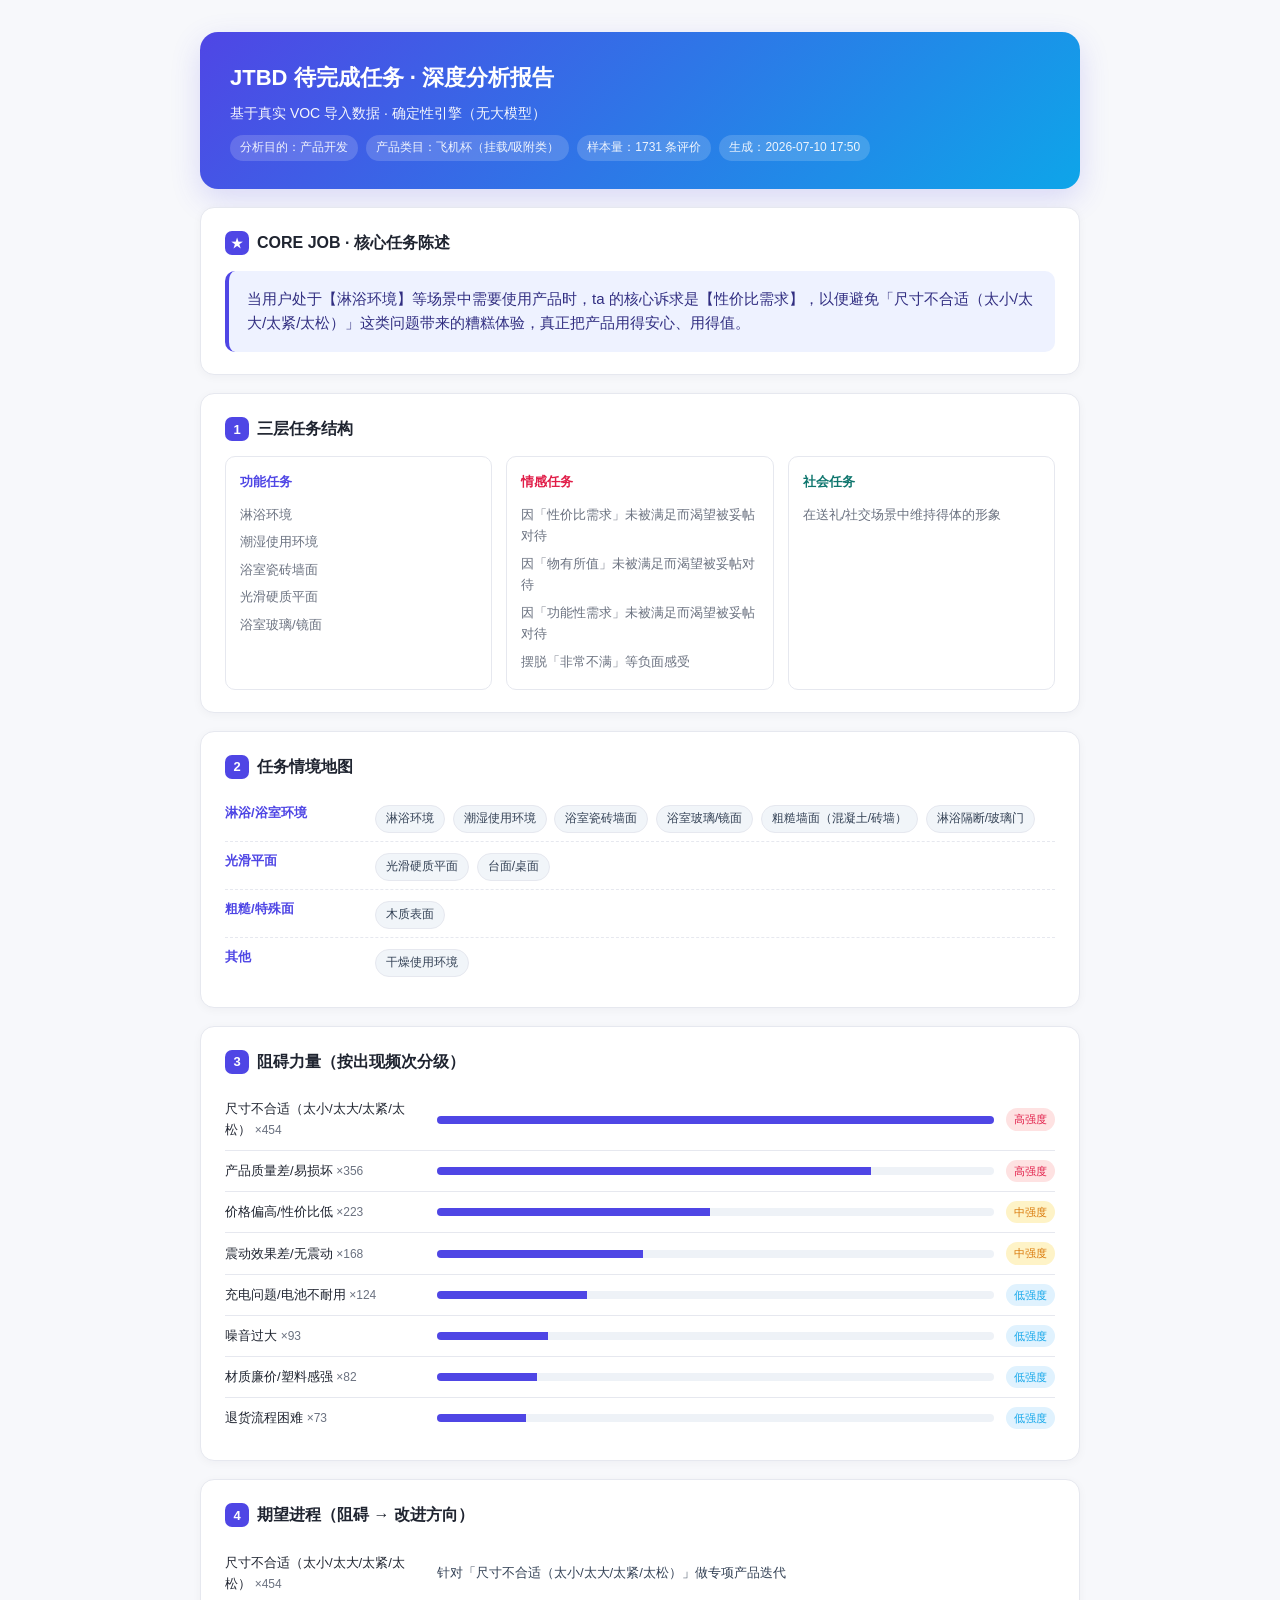
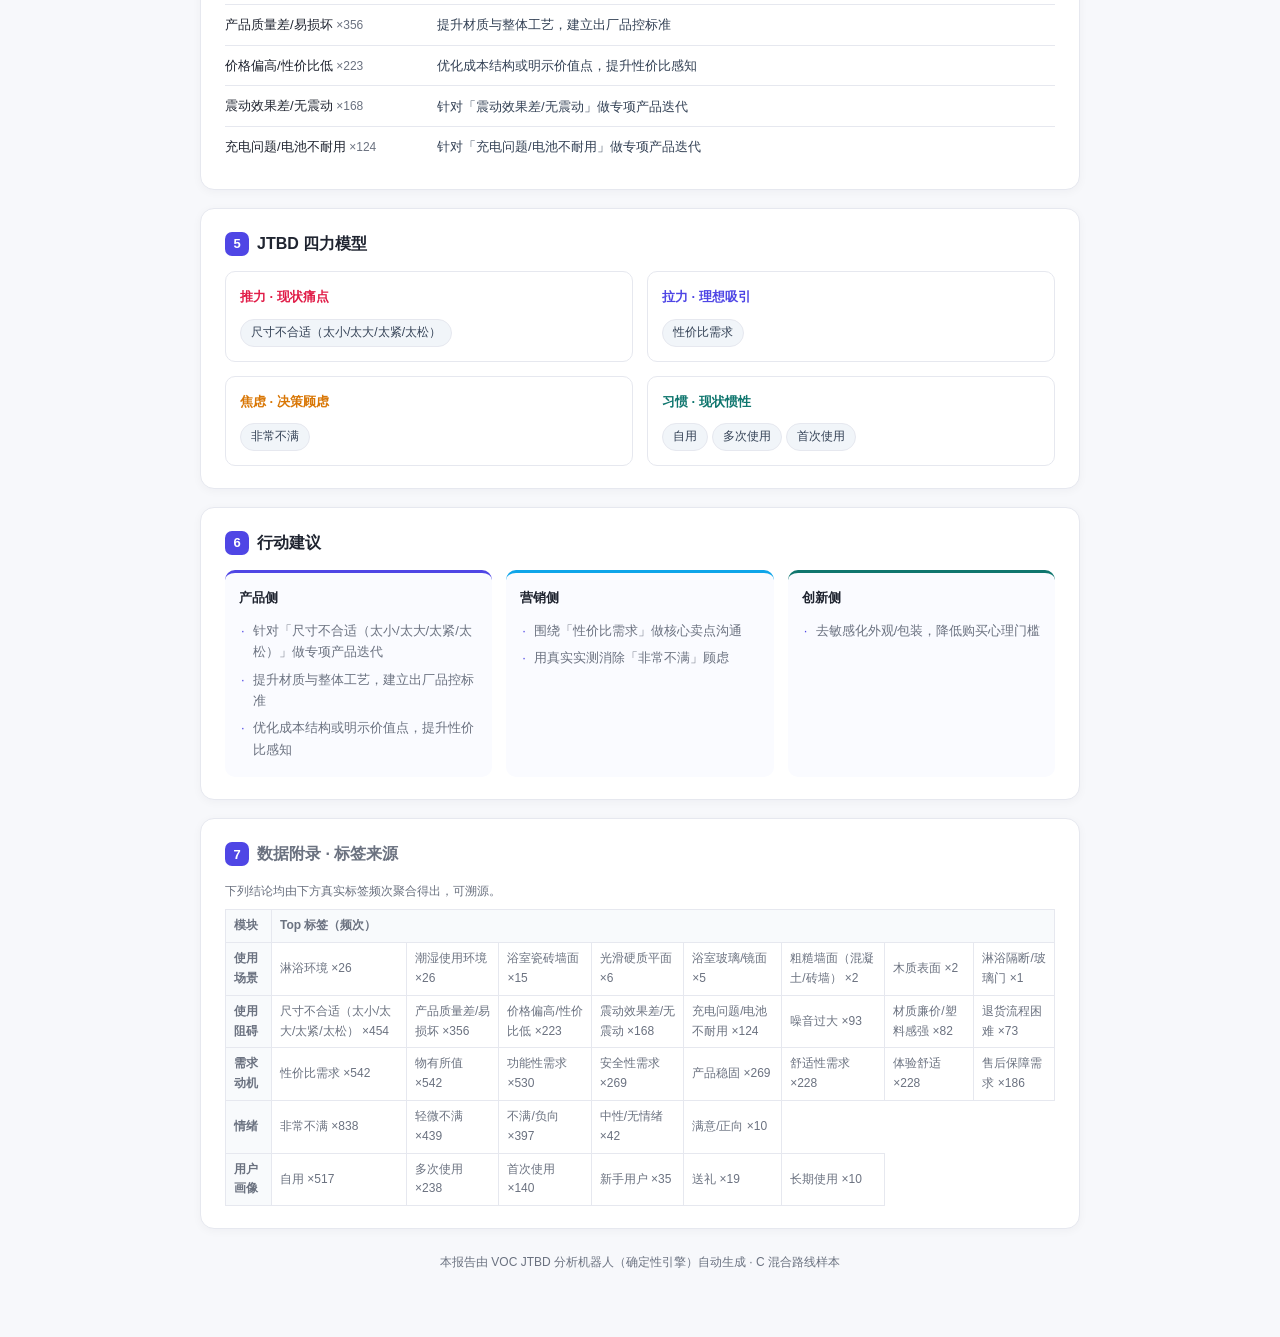
<file: data/reports/jtbd_飞机杯_3星及以下.html>
<!DOCTYPE html><html lang="zh"><head><meta charset="utf-8">
<meta name="viewport" content="width=device-width,initial-scale=1">
<title>JTBD 分析报告 · 飞机杯（挂载/吸附类）</title>
<style>
:root{--bg:#f7f8fb;--card:#fff;--ink:#1f2430;--mut:#6b7280;--line:#e6e8ef;
--brand:#4f46e5;--brand2:#0ea5e9;--rose:#e11d48;--amber:#d97706;--teal:#0f766e;}
*{box-sizing:border-box;margin:0;padding:0}
body{font-family:-apple-system,BlinkMacSystemFont,"Segoe UI","PingFang SC","Microsoft YaHei",sans-serif;
background:var(--bg);color:var(--ink);line-height:1.65;padding:32px 18px 64px}
.wrap{max-width:880px;margin:0 auto}
.hero{background:linear-gradient(135deg,#4f46e5,#0ea5e9);color:#fff;border-radius:18px;
padding:28px 30px;box-shadow:0 10px 30px rgba(79,70,229,.18)}
.hero h1{font-size:22px;font-weight:600;margin-bottom:6px}
.hero .meta{font-size:13px;opacity:.92;margin-top:10px;display:flex;flex-wrap:wrap;gap:8px}
.hero .pill{background:rgba(255,255,255,.18);padding:3px 10px;border-radius:999px;font-size:12px}
.card{background:var(--card);border:1px solid var(--line);border-radius:14px;padding:22px 24px;margin-top:18px;
box-shadow:0 2px 10px rgba(31,36,48,.04)}
.card h2{font-size:16px;font-weight:600;margin-bottom:14px;display:flex;align-items:center;gap:8px}
.card h2 .n{width:24px;height:24px;border-radius:7px;background:var(--brand);color:#fff;
font-size:13px;display:inline-flex;align-items:center;justify-content:center}
.job{font-size:15px;background:#eef2ff;border-left:4px solid var(--brand);padding:16px 18px;border-radius:10px;color:#312e81}
.layers{display:grid;grid-template-columns:1fr 1fr 1fr;gap:14px}
.layer{border:1px solid var(--line);border-radius:10px;padding:14px}
.layer h3{font-size:13px;font-weight:600;margin-bottom:8px;color:var(--brand)}
.layer.em h3{color:var(--rose)} .layer.so h3{color:var(--teal)}
.layer ul{list-style:none;font-size:13px;color:var(--mut)} .layer li{padding:3px 0}
.chip{display:inline-block;background:#f1f5f9;border:1px solid var(--line);border-radius:999px;
padding:3px 10px;font-size:12px;margin:3px 4px 0 0;color:#334155}
.circ-row{display:flex;gap:10px;padding:8px 0;border-bottom:1px dashed var(--line);font-size:13px}
.circ-row:last-child{border-bottom:none}
.circ-name{width:140px;color:var(--brand);font-weight:600;flex:none}
.obs{display:flex;align-items:center;gap:12px;padding:9px 0;border-bottom:1px solid var(--line)}
.obs:last-child{border-bottom:none}
.obs .t{width:200px;font-size:13px}
.obs .bar{flex:1;height:8px;background:#eef2f7;border-radius:99px;overflow:hidden}
.obs .bar i{display:block;height:100%;background:var(--brand)}
.lvl{font-size:11px;padding:2px 8px;border-radius:99px}
.lvl.high{background:#fee2e2;color:var(--rose)} .lvl.mid{background:#fef3c7;color:var(--amber)}
.lvl.low{background:#e0f2fe;color:var(--brand2)}
.forces{display:grid;grid-template-columns:1fr 1fr;gap:14px}
.force{border:1px solid var(--line);border-radius:10px;padding:14px}
.force h3{font-size:13px;font-weight:600;margin-bottom:8px}
.force.push h3{color:var(--rose)} .force.pull h3{color:var(--brand)}
.force.anx h3{color:var(--amber)} .force.hab h3{color:var(--teal)}
.recs{display:grid;grid-template-columns:1fr 1fr 1fr;gap:14px}
.rec{border-top:3px solid var(--brand);border-radius:10px;padding:14px;background:#fafbff}
.rec.mkt{border-color:var(--brand2)} .rec.inn{border-color:var(--teal)}
.rec h3{font-size:13px;font-weight:600;margin-bottom:8px}
.rec ul{list-style:none;font-size:13px;color:var(--mut)} .rec li{padding:3px 0;padding-left:14px;position:relative}
.rec li:before{content:"·";position:absolute;left:2px;color:var(--brand)}
.appx{font-size:12px;color:var(--mut)}
.appx table{width:100%;border-collapse:collapse;margin-top:8px}
.appx th,.appx td{border:1px solid var(--line);padding:6px 8px;text-align:left;font-size:12px}
.appx th{background:#f8fafc}
.foot{text-align:center;color:var(--mut);font-size:12px;margin-top:24px}
@media(max-width:680px){.layers,.recs{grid-template-columns:1fr}.forces{grid-template-columns:1fr}
.circ-name{width:110px}}
</style></head><body><div class="wrap">
<div class="hero">
  <h1>JTBD 待完成任务 · 深度分析报告</h1>
  <div style="font-size:14px;opacity:.95">基于真实 VOC 导入数据 · 确定性引擎（无大模型）</div>
  <div class="meta">
    <span class="pill">分析目的：产品开发</span>
    <span class="pill">产品类目：飞机杯（挂载/吸附类）</span>
    <span class="pill">样本量：1731 条评价</span>
    <span class="pill">生成：2026-07-10 17:50</span>
  </div>
</div>

<div class="card"><h2><span class="n">★</span>CORE JOB · 核心任务陈述</h2>
  <div class="job">当用户处于【淋浴环境】等场景中需要使用产品时，ta 的核心诉求是【性价比需求】，以便避免「尺寸不合适（太小/太大/太紧/太松）」这类问题带来的糟糕体验，真正把产品用得安心、用得值。</div></div>

<div class="card"><h2><span class="n">1</span>三层任务结构</h2>
  <div class="layers">
    <div class="layer fn"><h3>功能任务</h3><ul><li>淋浴环境</li><li>潮湿使用环境</li><li>浴室瓷砖墙面</li><li>光滑硬质平面</li><li>浴室玻璃/镜面</li></ul></div>
    <div class="layer em"><h3>情感任务</h3><ul><li>因「性价比需求」未被满足而渴望被妥帖对待</li><li>因「物有所值」未被满足而渴望被妥帖对待</li><li>因「功能性需求」未被满足而渴望被妥帖对待</li><li>摆脱「非常不满」等负面感受</li></ul></div>
    <div class="layer so"><h3>社会任务</h3><ul><li>在送礼/社交场景中维持得体的形象</li></ul></div>
  </div></div>

<div class="card"><h2><span class="n">2</span>任务情境地图</h2><div class="circ-row"><div class="circ-name">淋浴/浴室环境</div><div><span class="chip">淋浴环境</span> <span class="chip">潮湿使用环境</span> <span class="chip">浴室瓷砖墙面</span> <span class="chip">浴室玻璃/镜面</span> <span class="chip">粗糙墙面（混凝土/砖墙）</span> <span class="chip">淋浴隔断/玻璃门</span></div></div><div class="circ-row"><div class="circ-name">光滑平面</div><div><span class="chip">光滑硬质平面</span> <span class="chip">台面/桌面</span></div></div><div class="circ-row"><div class="circ-name">粗糙/特殊面</div><div><span class="chip">木质表面</span></div></div><div class="circ-row"><div class="circ-name">其他</div><div><span class="chip">干燥使用环境</span></div></div></div>

<div class="card"><h2><span class="n">3</span>阻碍力量（按出现频次分级）</h2><div class="obs"><div class="t">尺寸不合适（太小/太大/太紧/太松） <span class="appx">×454</span></div><div class="bar"><i style="width:100%"></i></div><span class="lvl high">高强度</span></div><div class="obs"><div class="t">产品质量差/易损坏 <span class="appx">×356</span></div><div class="bar"><i style="width:78%"></i></div><span class="lvl high">高强度</span></div><div class="obs"><div class="t">价格偏高/性价比低 <span class="appx">×223</span></div><div class="bar"><i style="width:49%"></i></div><span class="lvl mid">中强度</span></div><div class="obs"><div class="t">震动效果差/无震动 <span class="appx">×168</span></div><div class="bar"><i style="width:37%"></i></div><span class="lvl mid">中强度</span></div><div class="obs"><div class="t">充电问题/电池不耐用 <span class="appx">×124</span></div><div class="bar"><i style="width:27%"></i></div><span class="lvl low">低强度</span></div><div class="obs"><div class="t">噪音过大 <span class="appx">×93</span></div><div class="bar"><i style="width:20%"></i></div><span class="lvl low">低强度</span></div><div class="obs"><div class="t">材质廉价/塑料感强 <span class="appx">×82</span></div><div class="bar"><i style="width:18%"></i></div><span class="lvl low">低强度</span></div><div class="obs"><div class="t">退货流程困难 <span class="appx">×73</span></div><div class="bar"><i style="width:16%"></i></div><span class="lvl low">低强度</span></div></div>

<div class="card"><h2><span class="n">4</span>期望进程（阻碍 → 改进方向）</h2><div class="obs"><div class="t">尺寸不合适（太小/太大/太紧/太松） <span class="appx">×454</span></div><div style="flex:1;font-size:13px;color:#334155">针对「尺寸不合适（太小/太大/太紧/太松）」做专项产品迭代</div></div><div class="obs"><div class="t">产品质量差/易损坏 <span class="appx">×356</span></div><div style="flex:1;font-size:13px;color:#334155">提升材质与整体工艺，建立出厂品控标准</div></div><div class="obs"><div class="t">价格偏高/性价比低 <span class="appx">×223</span></div><div style="flex:1;font-size:13px;color:#334155">优化成本结构或明示价值点，提升性价比感知</div></div><div class="obs"><div class="t">震动效果差/无震动 <span class="appx">×168</span></div><div style="flex:1;font-size:13px;color:#334155">针对「震动效果差/无震动」做专项产品迭代</div></div><div class="obs"><div class="t">充电问题/电池不耐用 <span class="appx">×124</span></div><div style="flex:1;font-size:13px;color:#334155">针对「充电问题/电池不耐用」做专项产品迭代</div></div></div>

<div class="card"><h2><span class="n">5</span>JTBD 四力模型</h2><div class="forces">
    <div class="force push"><h3>推力 · 现状痛点</h3><div><span class="chip">尺寸不合适（太小/太大/太紧/太松）</span></div></div>
    <div class="force pull"><h3>拉力 · 理想吸引</h3><div><span class="chip">性价比需求</span></div></div>
    <div class="force anx"><h3>焦虑 · 决策顾虑</h3><div><span class="chip">非常不满</span></div></div>
    <div class="force hab"><h3>习惯 · 现状惯性</h3><div><span class="chip">自用</span><span class="chip">多次使用</span><span class="chip">首次使用</span></div></div></div></div>

<div class="card"><h2><span class="n">6</span>行动建议</h2><div class="recs">
    <div class="rec"><h3>产品侧</h3><ul><li>针对「尺寸不合适（太小/太大/太紧/太松）」做专项产品迭代</li><li>提升材质与整体工艺，建立出厂品控标准</li><li>优化成本结构或明示价值点，提升性价比感知</li></ul></div>
    <div class="rec mkt"><h3>营销侧</h3><ul><li>围绕「性价比需求」做核心卖点沟通</li><li>用真实实测消除「非常不满」顾虑</li></ul></div>
    <div class="rec inn"><h3>创新侧</h3><ul><li>去敏感化外观/包装，降低购买心理门槛</li></ul></div></div></div>

<div class="card appx"><h2><span class="n">7</span>数据附录 · 标签来源</h2>
  <div>下列结论均由下方真实标签频次聚合得出，可溯源。</div>
  <table><tr><th>模块</th><th colspan="8">Top 标签（频次）</th></tr><tr><th>使用场景</th><td>淋浴环境 ×26</td><td>潮湿使用环境 ×26</td><td>浴室瓷砖墙面 ×15</td><td>光滑硬质平面 ×6</td><td>浴室玻璃/镜面 ×5</td><td>粗糙墙面（混凝土/砖墙） ×2</td><td>木质表面 ×2</td><td>淋浴隔断/玻璃门 ×1</td></tr><tr><th>使用阻碍</th><td>尺寸不合适（太小/太大/太紧/太松） ×454</td><td>产品质量差/易损坏 ×356</td><td>价格偏高/性价比低 ×223</td><td>震动效果差/无震动 ×168</td><td>充电问题/电池不耐用 ×124</td><td>噪音过大 ×93</td><td>材质廉价/塑料感强 ×82</td><td>退货流程困难 ×73</td></tr><tr><th>需求动机</th><td>性价比需求 ×542</td><td>物有所值 ×542</td><td>功能性需求 ×530</td><td>安全性需求 ×269</td><td>产品稳固 ×269</td><td>舒适性需求 ×228</td><td>体验舒适 ×228</td><td>售后保障需求 ×186</td></tr><tr><th>情绪</th><td>非常不满 ×838</td><td>轻微不满 ×439</td><td>不满/负向 ×397</td><td>中性/无情绪 ×42</td><td>满意/正向 ×10</td></tr><tr><th>用户画像</th><td>自用 ×517</td><td>多次使用 ×238</td><td>首次使用 ×140</td><td>新手用户 ×35</td><td>送礼 ×19</td><td>长期使用 ×10</td></tr></table></div>

<div class="foot">本报告由 VOC JTBD 分析机器人（确定性引擎）自动生成 · C 混合路线样本</div>
</div></body></html>
</file>
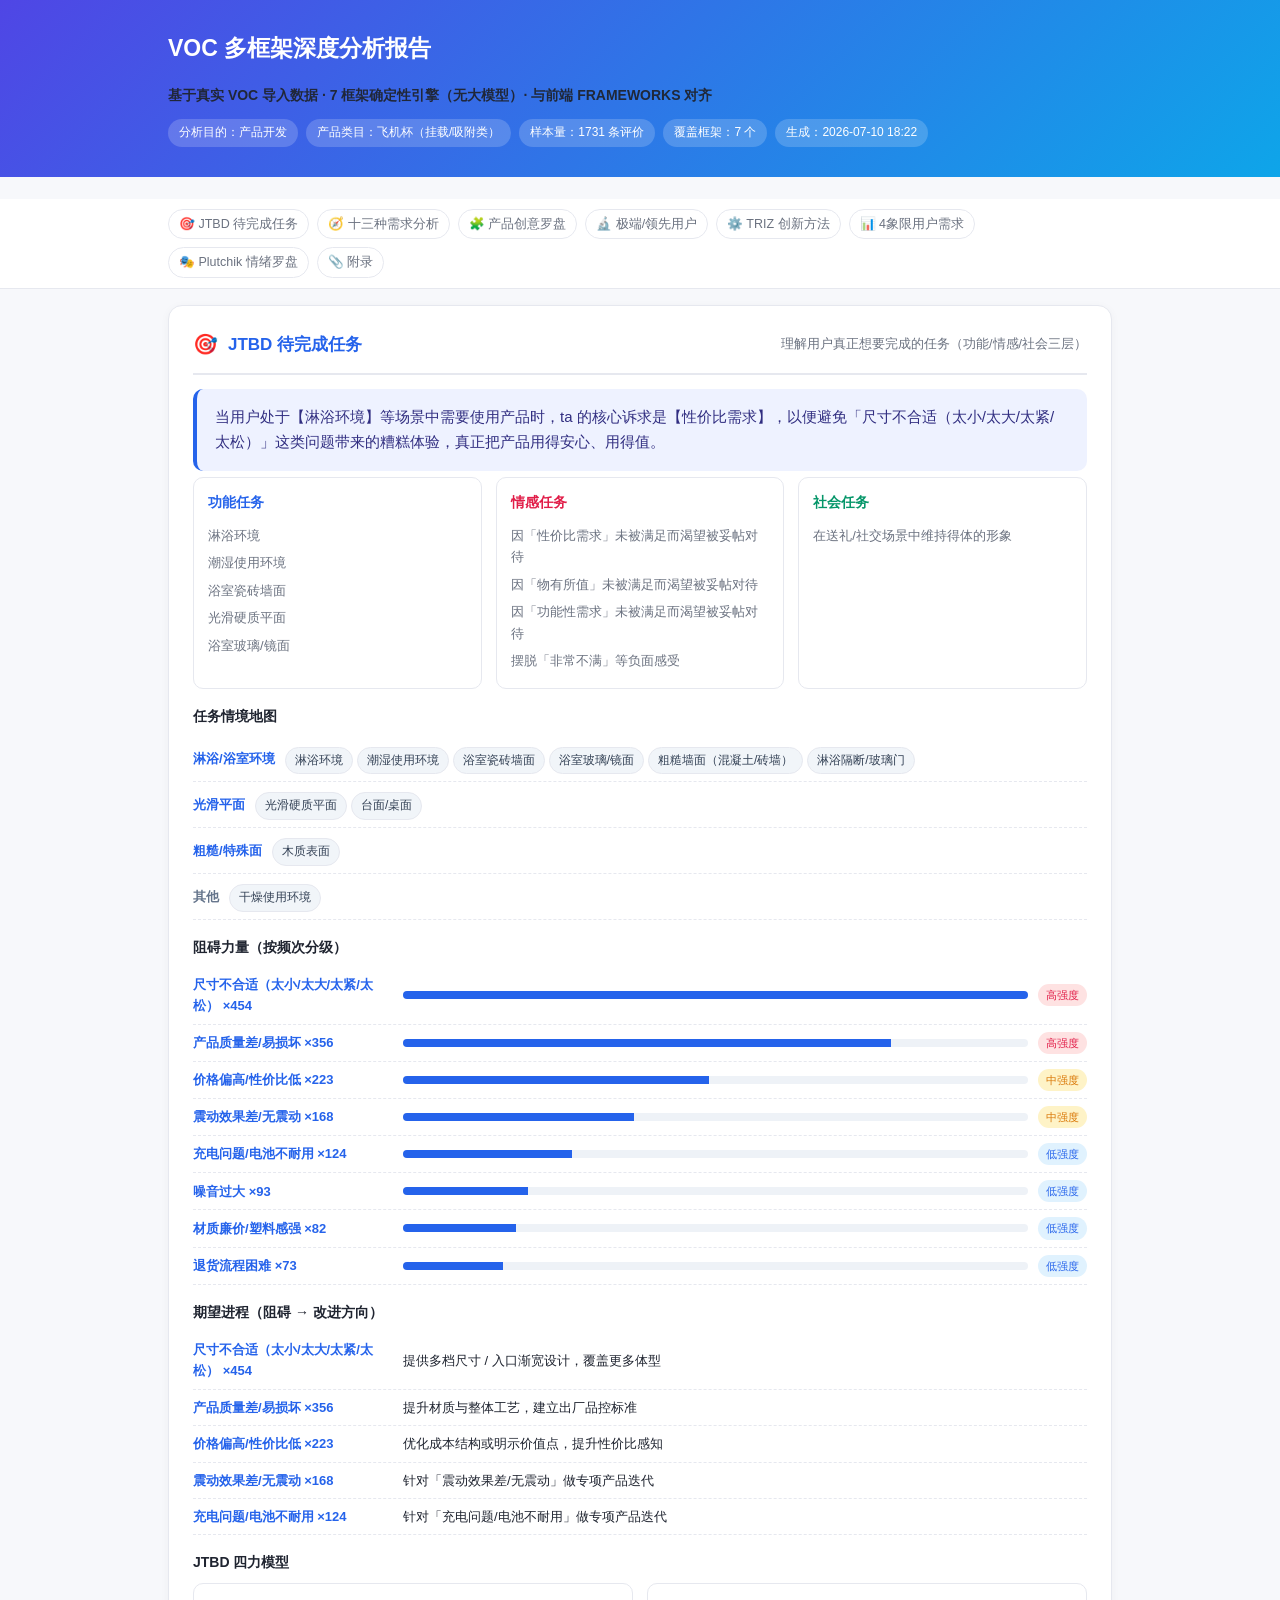
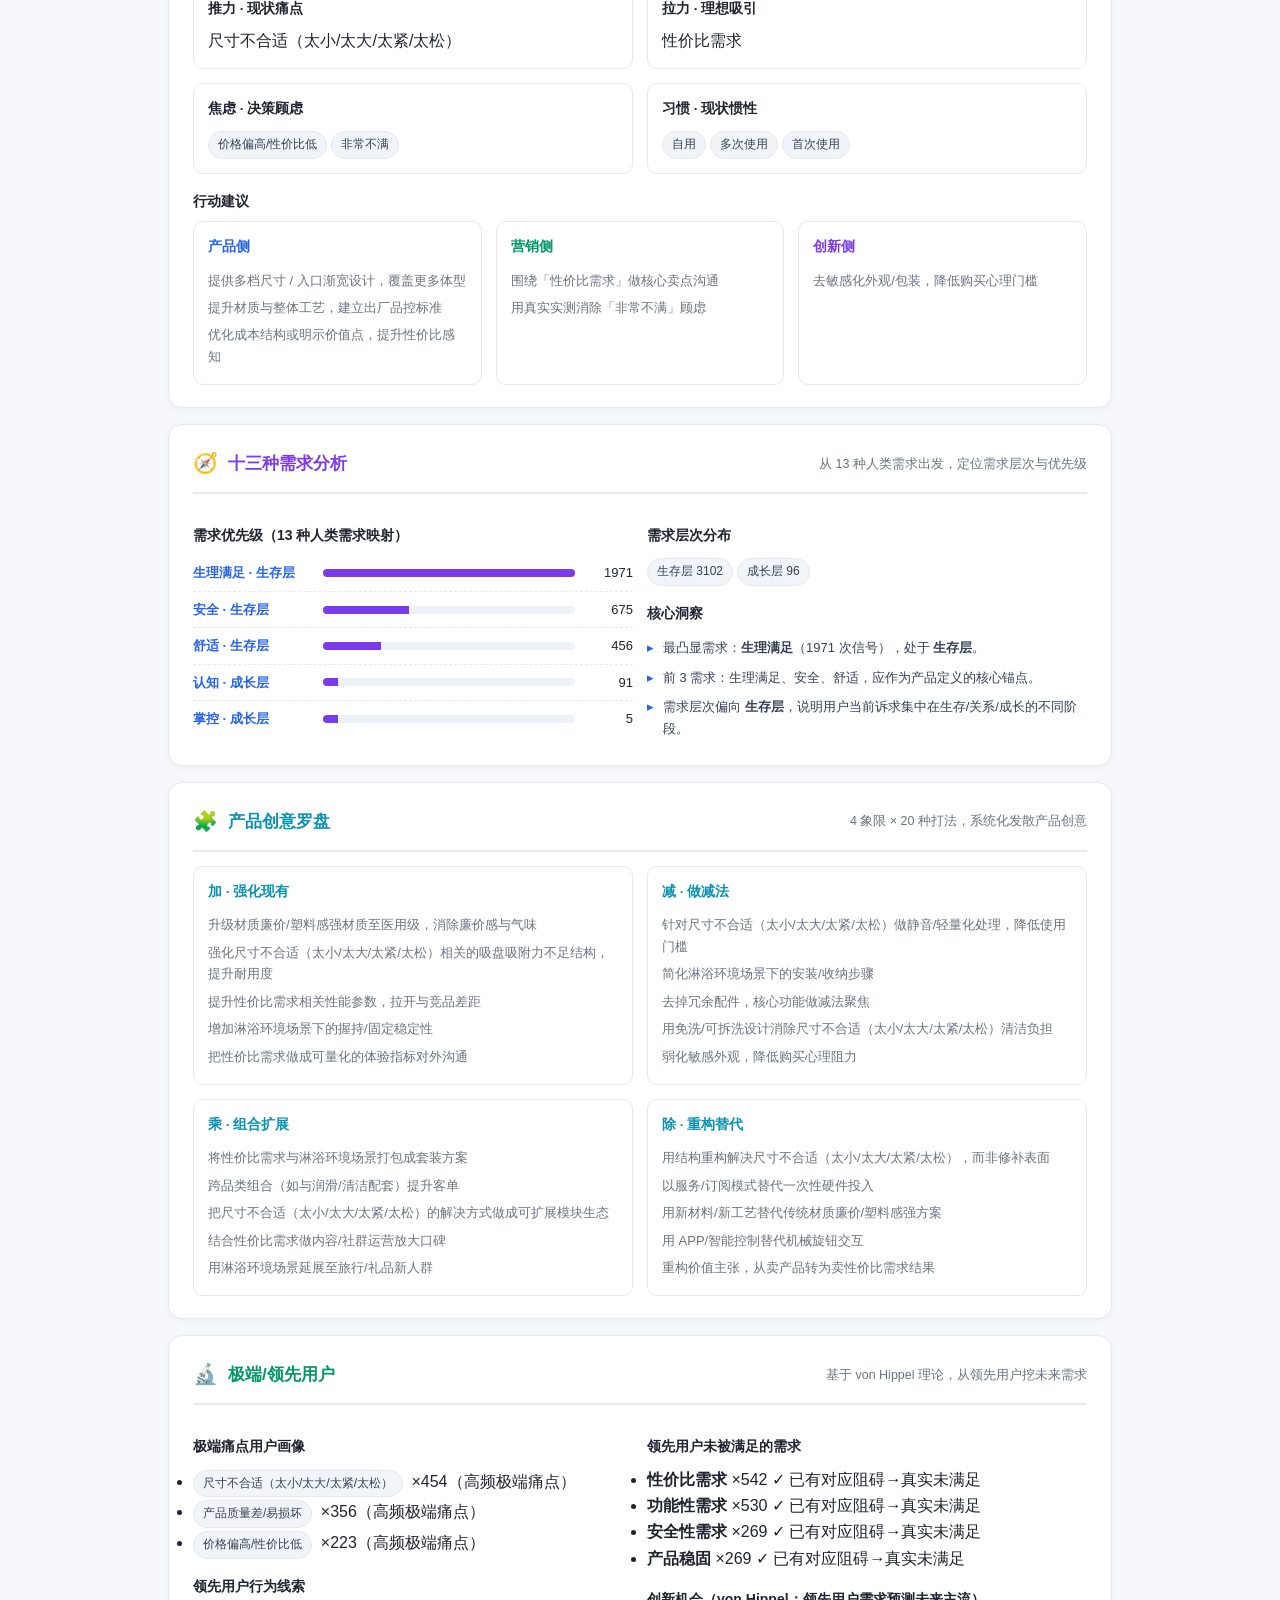
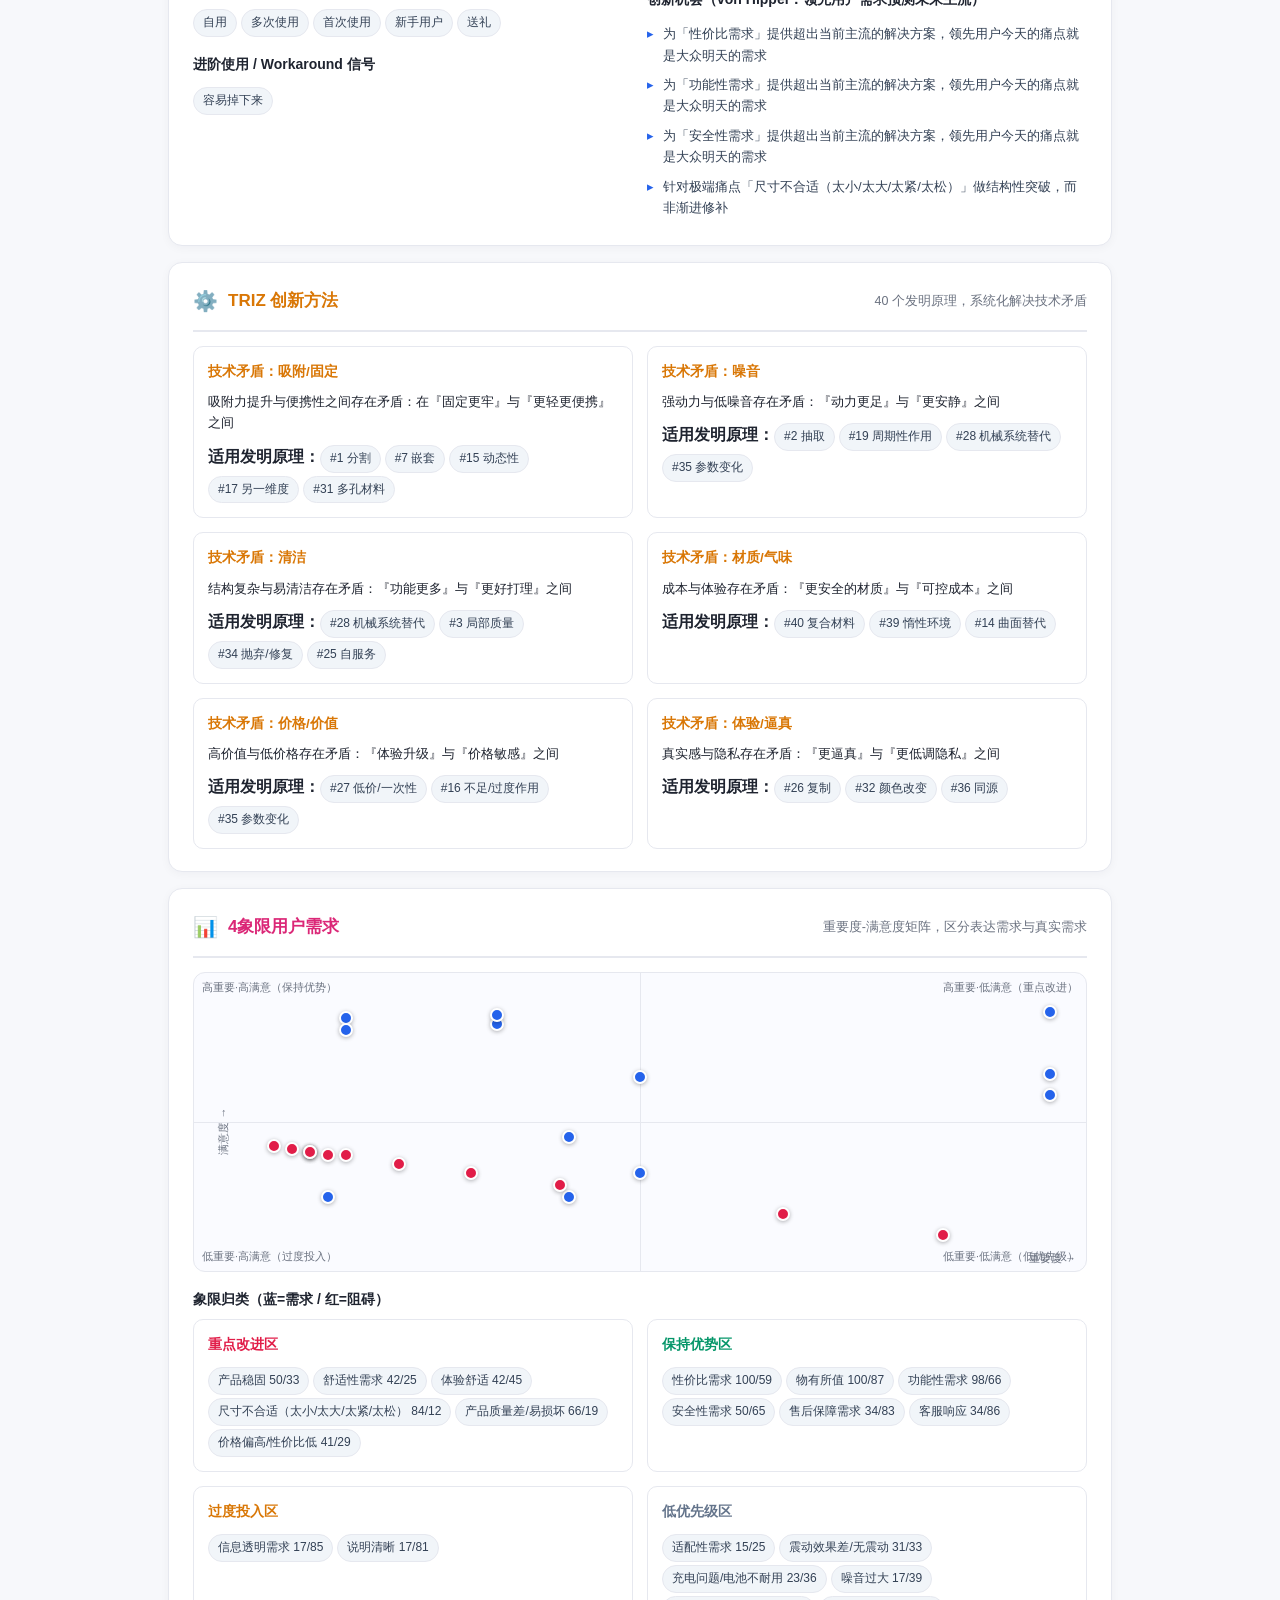
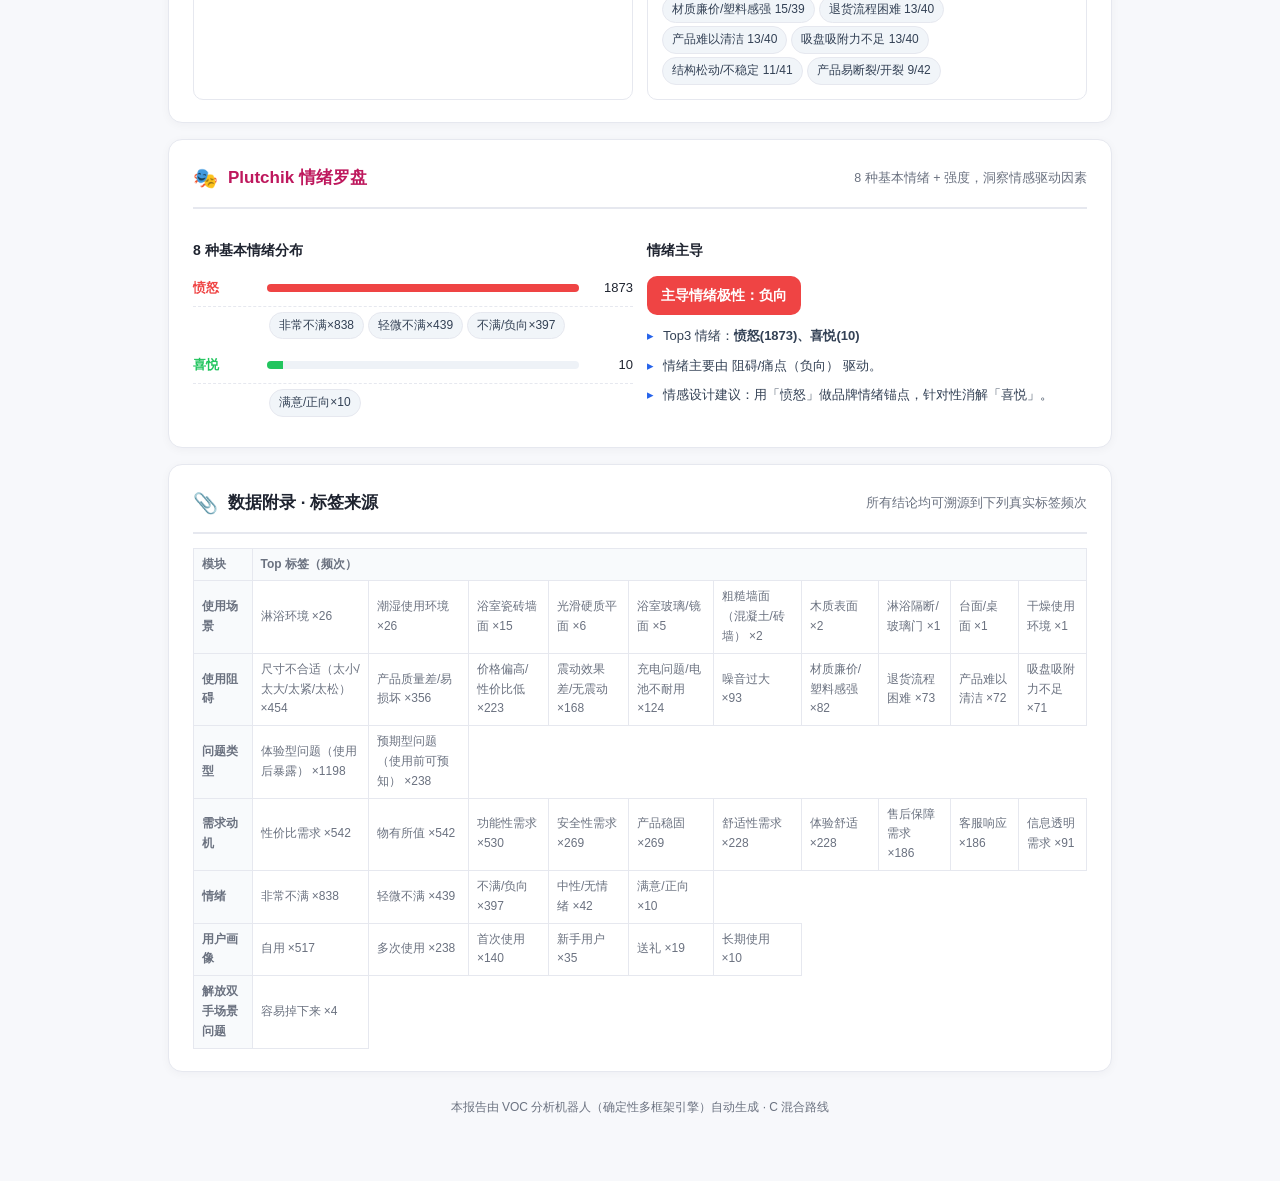
<file: data/reports/multiframe_飞机杯商品评价数据源_美亚欧亚汇总-3星及以下.html>
<!DOCTYPE html><html lang="zh"><head><meta charset="utf-8">
<meta name="viewport" content="width=device-width,initial-scale=1">
<title>VOC 多框架分析报告 · 飞机杯（挂载/吸附类）</title>
<style>
:root{--bg:#f7f8fb;--card:#fff;--ink:#1f2430;--mut:#6b7280;--line:#e6e8ef;
--c-blue:#2563EB;--c-violet:#7C3AED;--c-cyan:#0891B2;--c-teal:#059669;
--c-amber:#D97706;--c-rose:#E11D48;--c-pink:#DB2777;--c-slate:#64748B;}
*{box-sizing:border-box;margin:0;padding:0}
body{font-family:-apple-system,BlinkMacSystemFont,"Segoe UI","PingFang SC","Microsoft YaHei",sans-serif;
background:var(--bg);color:var(--ink);line-height:1.65;padding:0 0 64px}
.wrap{max-width:980px;margin:0 auto;padding:0 18px}
.hero{background:linear-gradient(135deg,#4f46e5,#0ea5e9);color:#fff;padding:30px 18px;margin-bottom:22px}
.hero .inner{max-width:980px;margin:0 auto;padding:0 18px}
.hero h1{font-size:23px;font-weight:600;margin-bottom:6px}
.hero .sub{font-size:14px;opacity:.95}
.hero .meta{display:flex;flex-wrap:wrap;gap:8px;margin-top:12px}
.hero .pill{background:rgba(255,255,255,.18);padding:4px 11px;border-radius:999px;font-size:12px}
.toc{position:sticky;top:0;background:rgba(255,255,255,.92);backdrop-filter:blur(8px);
border-bottom:1px solid var(--line);padding:10px 0;z-index:5;margin-bottom:8px}
.toc .inner{max-width:980px;margin:0 auto;padding:0 18px;display:flex;flex-wrap:wrap;gap:8px}
.toc a{font-size:12.5px;color:var(--mut);text-decoration:none;padding:4px 10px;border:1px solid var(--line);border-radius:999px}
.toc a:hover{color:var(--c-blue);border-color:var(--c-blue)}
.fw{background:var(--card);border:1px solid var(--line);border-radius:14px;padding:22px 24px;margin-top:16px;
box-shadow:0 2px 10px rgba(31,36,48,.04);scroll-margin-top:56px}
.fw-head{display:flex;align-items:center;gap:10px;margin-bottom:14px;padding-bottom:12px;border-bottom:2px solid var(--line)}
.fw-head .ico{font-size:20px}
.fw-head .nm{font-size:17px;font-weight:600}
.fw-head .ds{font-size:12.5px;color:var(--mut);margin-left:auto;text-align:right;max-width:50%}
.job{font-size:15px;background:#eef2ff;border-left:4px solid var(--c-blue);padding:16px 18px;border-radius:10px;color:#312e81;margin-bottom:6px}
.grid2{display:grid;grid-template-columns:1fr 1fr;gap:14px}
.grid3{display:grid;grid-template-columns:1fr 1fr 1fr;gap:14px}
.box,.qcard{border:1px solid var(--line);border-radius:10px;padding:14px}
.box h4,.qcard h4{font-size:13.5px;font-weight:600;margin-bottom:8px}
.box ul,.qcard ul{list-style:none;font-size:13px;color:var(--mut)}
.box li,.qcard li{padding:3px 0}
.sub{font-size:14px;font-weight:600;margin:16px 0 8px;color:var(--ink)}
.row{display:flex;gap:10px;align-items:center;padding:7px 0;border-bottom:1px dashed var(--line);font-size:13px}
.row:last-child{border-bottom:none}
.row-k{color:var(--c-blue);font-weight:600;flex:none}
.bar{flex:1;height:8px;background:#eef2f7;border-radius:99px;overflow:hidden;min-width:60px}
.bar i{display:block;height:100%;background:var(--c-blue)}
.lvl{font-size:11px;padding:2px 8px;border-radius:99px;flex:none}
.lvl.high{background:#fee2e2;color:var(--c-rose)} .lvl.mid{background:#fef3c7;color:var(--c-amber)}
.lvl.low{background:#e0f2fe;color:var(--c-blue)}
.chip{display:inline-block;background:#f1f5f9;border:1px solid var(--line);border-radius:999px;
padding:3px 9px;font-size:12px;margin:3px 4px 0 0;color:#334155}
.insight{list-style:none;font-size:13px;color:#334155}
.insight li{padding:4px 0 4px 16px;position:relative}
.insight li:before{content:"▸";position:absolute;left:0;color:var(--c-blue)}
.pill-big{display:inline-block;color:#fff;padding:8px 14px;border-radius:10px;font-weight:600;font-size:14px;margin:6px 0}
.quadmap{position:relative;height:300px;background:#fafbff;border:1px solid var(--line);border-radius:12px;margin:10px 0}
.quadmap .dot{position:absolute;width:14px;height:14px;border-radius:50%;transform:translate(-50%,-50%);
border:2px solid #fff;box-shadow:0 1px 4px rgba(0,0,0,.3)}
.qm-cross-h{position:absolute;left:0;right:0;top:50%;height:1px;background:var(--line)}
.qm-cross-v{position:absolute;top:0;bottom:0;left:50%;width:1px;background:var(--line)}
.qm-axis-y{position:absolute;left:6px;top:50%;transform:rotate(-90deg);font-size:11px;color:var(--mut)}
.qm-axis-x{position:absolute;bottom:4px;right:10px;font-size:11px;color:var(--mut)}
.qm-label{position:absolute;font-size:10.5px;color:var(--mut)}
.qm-label.tl{left:8px;top:6px}.qm-label.tr{right:8px;top:6px;text-align:right}
.qm-label.bl{left:8px;bottom:6px}.qm-label.br{right:8px;bottom:6px;text-align:right}
.appx{font-size:12px;color:var(--mut)}
.appx table{width:100%;border-collapse:collapse;margin-top:8px}
.appx th,.appx td{border:1px solid var(--line);padding:6px 8px;text-align:left;font-size:12px}
.appx th{background:#f8fafc}
.foot{text-align:center;color:var(--mut);font-size:12px;margin-top:26px}
@media(max-width:720px){.grid2,.grid3{grid-template-columns:1fr}.fw-head .ds{display:none}}
</style></head><body>
<div class="hero"><div class="inner">
  <h1>VOC 多框架深度分析报告</h1>
  <div class="sub">基于真实 VOC 导入数据 · 7 框架确定性引擎（无大模型）· 与前端 FRAMEWORKS 对齐</div>
  <div class="meta">
    <span class="pill">分析目的：产品开发</span>
    <span class="pill">产品类目：飞机杯（挂载/吸附类）</span>
    <span class="pill">样本量：1731 条评价</span>
    <span class="pill">覆盖框架：7 个</span>
    <span class="pill">生成：2026-07-10 18:22</span>
  </div>
</div></div>
<div class="toc"><div class="inner"><a href="#fw-jtbd">🎯 JTBD 待完成任务</a><a href="#fw-needs-analysis">🧭 十三种需求分析</a><a href="#fw-compass">🧩 产品创意罗盘</a><a href="#fw-extreme">🔬 极端/领先用户</a><a href="#fw-triz">⚙️ TRIZ 创新方法</a><a href="#fw-researcher">📊 4象限用户需求</a><a href="#fw-plutchik">🎭 Plutchik 情绪罗盘</a><a href="#fw-appendix">📎 附录</a></div></div>
<div class="wrap"><section class="fw" id="fw-jtbd"><div class="fw-head"><span class="ico">🎯</span><span class="nm" style="color:#2563EB">JTBD 待完成任务</span><span class="ds">理解用户真正想要完成的任务（功能/情感/社会三层）</span></div>
<div class="job">当用户处于【淋浴环境】等场景中需要使用产品时，ta 的核心诉求是【性价比需求】，以便避免「尺寸不合适（太小/太大/太紧/太松）」这类问题带来的糟糕体验，真正把产品用得安心、用得值。</div>
<div class="grid3">
  <div class="box"><h4 style="color:var(--c-blue)">功能任务</h4><ul><li>淋浴环境</li><li>潮湿使用环境</li><li>浴室瓷砖墙面</li><li>光滑硬质平面</li><li>浴室玻璃/镜面</li></ul></div>
  <div class="box"><h4 style="color:var(--c-rose)">情感任务</h4><ul><li>因「性价比需求」未被满足而渴望被妥帖对待</li><li>因「物有所值」未被满足而渴望被妥帖对待</li><li>因「功能性需求」未被满足而渴望被妥帖对待</li><li>摆脱「非常不满」等负面感受</li></ul></div>
  <div class="box"><h4 style="color:var(--c-teal)">社会任务</h4><ul><li>在送礼/社交场景中维持得体的形象</li></ul></div>
</div>
<h3 class="sub">任务情境地图</h3><div class="row"><div class="row-k" style="color:var(--c-blue)">淋浴/浴室环境</div><div><span class="chip">淋浴环境</span><span class="chip">潮湿使用环境</span><span class="chip">浴室瓷砖墙面</span><span class="chip">浴室玻璃/镜面</span><span class="chip">粗糙墙面（混凝土/砖墙）</span><span class="chip">淋浴隔断/玻璃门</span></div></div><div class="row"><div class="row-k" style="color:var(--c-blue)">光滑平面</div><div><span class="chip">光滑硬质平面</span><span class="chip">台面/桌面</span></div></div><div class="row"><div class="row-k" style="color:var(--c-blue)">粗糙/特殊面</div><div><span class="chip">木质表面</span></div></div><div class="row"><div class="row-k" style="color:var(--c-slate)">其他</div><div><span class="chip">干燥使用环境</span></div></div>
<h3 class="sub">阻碍力量（按频次分级）</h3><div class="row"><div class="row-k" style="width:200px">尺寸不合适（太小/太大/太紧/太松） <span class="mut">×454</span></div><div class="bar"><i style="width:100%"></i></div><span class="lvl high">高强度</span></div><div class="row"><div class="row-k" style="width:200px">产品质量差/易损坏 <span class="mut">×356</span></div><div class="bar"><i style="width:78%"></i></div><span class="lvl high">高强度</span></div><div class="row"><div class="row-k" style="width:200px">价格偏高/性价比低 <span class="mut">×223</span></div><div class="bar"><i style="width:49%"></i></div><span class="lvl mid">中强度</span></div><div class="row"><div class="row-k" style="width:200px">震动效果差/无震动 <span class="mut">×168</span></div><div class="bar"><i style="width:37%"></i></div><span class="lvl mid">中强度</span></div><div class="row"><div class="row-k" style="width:200px">充电问题/电池不耐用 <span class="mut">×124</span></div><div class="bar"><i style="width:27%"></i></div><span class="lvl low">低强度</span></div><div class="row"><div class="row-k" style="width:200px">噪音过大 <span class="mut">×93</span></div><div class="bar"><i style="width:20%"></i></div><span class="lvl low">低强度</span></div><div class="row"><div class="row-k" style="width:200px">材质廉价/塑料感强 <span class="mut">×82</span></div><div class="bar"><i style="width:18%"></i></div><span class="lvl low">低强度</span></div><div class="row"><div class="row-k" style="width:200px">退货流程困难 <span class="mut">×73</span></div><div class="bar"><i style="width:16%"></i></div><span class="lvl low">低强度</span></div>
<h3 class="sub">期望进程（阻碍 → 改进方向）</h3><div class="row"><div class="row-k" style="width:200px">尺寸不合适（太小/太大/太紧/太松） <span class="mut">×454</span></div><div style="flex:1;font-size:13px">提供多档尺寸 / 入口渐宽设计，覆盖更多体型</div></div><div class="row"><div class="row-k" style="width:200px">产品质量差/易损坏 <span class="mut">×356</span></div><div style="flex:1;font-size:13px">提升材质与整体工艺，建立出厂品控标准</div></div><div class="row"><div class="row-k" style="width:200px">价格偏高/性价比低 <span class="mut">×223</span></div><div style="flex:1;font-size:13px">优化成本结构或明示价值点，提升性价比感知</div></div><div class="row"><div class="row-k" style="width:200px">震动效果差/无震动 <span class="mut">×168</span></div><div style="flex:1;font-size:13px">针对「震动效果差/无震动」做专项产品迭代</div></div><div class="row"><div class="row-k" style="width:200px">充电问题/电池不耐用 <span class="mut">×124</span></div><div style="flex:1;font-size:13px">针对「充电问题/电池不耐用」做专项产品迭代</div></div>
<h3 class="sub">JTBD 四力模型</h3><div class="grid2"><div class="qcard push"><h4>推力 · 现状痛点</h4><div>尺寸不合适（太小/太大/太紧/太松）</div></div><div class="qcard pull"><h4>拉力 · 理想吸引</h4><div>性价比需求</div></div><div class="qcard anx"><h4>焦虑 · 决策顾虑</h4><div><span class=chip>价格偏高/性价比低</span><span class=chip>非常不满</span></div></div><div class="qcard hab"><h4>习惯 · 现状惯性</h4><div><span class=chip>自用</span><span class=chip>多次使用</span><span class=chip>首次使用</span></div></div></div>
<h3 class="sub">行动建议</h3><div class="grid3"><div class="qcard"><h4 style="color:var(--c-blue)">产品侧</h4><ul><li>提供多档尺寸 / 入口渐宽设计，覆盖更多体型</li><li>提升材质与整体工艺，建立出厂品控标准</li><li>优化成本结构或明示价值点，提升性价比感知</li></ul></div><div class="qcard"><h4 style="color:var(--c-teal)">营销侧</h4><ul><li>围绕「性价比需求」做核心卖点沟通</li><li>用真实实测消除「非常不满」顾虑</li></ul></div><div class="qcard"><h4 style="color:var(--c-violet)">创新侧</h4><ul><li>去敏感化外观/包装，降低购买心理门槛</li></ul></div></div></section><section class="fw" id="fw-needs-analysis"><div class="fw-head"><span class="ico">🧭</span><span class="nm" style="color:#7C3AED">十三种需求分析</span><span class="ds">从 13 种人类需求出发，定位需求层次与优先级</span></div>
<div class="grid2">
  <div><h3 class="sub">需求优先级（13 种人类需求映射）</h3><div class="row"><div class="row-k" style="width:120px">生理满足<span class="mut"> · 生存层</span></div><div class="bar"><i style="width:100%;background:var(--c-violet)"></i></div><div style="width:48px;text-align:right" class="mut">1971</div></div><div class="row"><div class="row-k" style="width:120px">安全<span class="mut"> · 生存层</span></div><div class="bar"><i style="width:34%;background:var(--c-violet)"></i></div><div style="width:48px;text-align:right" class="mut">675</div></div><div class="row"><div class="row-k" style="width:120px">舒适<span class="mut"> · 生存层</span></div><div class="bar"><i style="width:23%;background:var(--c-violet)"></i></div><div style="width:48px;text-align:right" class="mut">456</div></div><div class="row"><div class="row-k" style="width:120px">认知<span class="mut"> · 成长层</span></div><div class="bar"><i style="width:6%;background:var(--c-violet)"></i></div><div style="width:48px;text-align:right" class="mut">91</div></div><div class="row"><div class="row-k" style="width:120px">掌控<span class="mut"> · 成长层</span></div><div class="bar"><i style="width:6%;background:var(--c-violet)"></i></div><div style="width:48px;text-align:right" class="mut">5</div></div></div>
  <div>
    <h3 class="sub">需求层次分布</h3><div style="margin:8px 0"><span class="chip">生存层 3102</span><span class="chip">成长层 96</span></div>
    <h3 class="sub">核心洞察</h3>
    <ul class="insight">
      <li>最凸显需求：<b>生理满足</b>（1971 次信号），处于 <b>生存层</b>。</li>
      <li>前 3 需求：生理满足、安全、舒适，应作为产品定义的核心锚点。</li>
      <li>需求层次偏向 <b>生存层</b>，说明用户当前诉求集中在生存/关系/成长的不同阶段。</li>
    </ul>
  </div>
</div></section><section class="fw" id="fw-compass"><div class="fw-head"><span class="ico">🧩</span><span class="nm" style="color:#0891B2">产品创意罗盘</span><span class="ds">4 象限 × 20 种打法，系统化发散产品创意</span></div><div class="grid2"><div class="qcard"><h4 style="color:var(--c-cyan)">加 · 强化现有</h4><ul><li>升级材质廉价/塑料感强材质至医用级，消除廉价感与气味</li><li>强化尺寸不合适（太小/太大/太紧/太松）相关的吸盘吸附力不足结构，提升耐用度</li><li>提升性价比需求相关性能参数，拉开与竞品差距</li><li>增加淋浴环境场景下的握持/固定稳定性</li><li>把性价比需求做成可量化的体验指标对外沟通</li></ul></div><div class="qcard"><h4 style="color:var(--c-cyan)">减 · 做减法</h4><ul><li>针对尺寸不合适（太小/太大/太紧/太松）做静音/轻量化处理，降低使用门槛</li><li>简化淋浴环境场景下的安装/收纳步骤</li><li>去掉冗余配件，核心功能做减法聚焦</li><li>用免洗/可拆洗设计消除尺寸不合适（太小/太大/太紧/太松）清洁负担</li><li>弱化敏感外观，降低购买心理阻力</li></ul></div><div class="qcard"><h4 style="color:var(--c-cyan)">乘 · 组合扩展</h4><ul><li>将性价比需求与淋浴环境场景打包成套装方案</li><li>跨品类组合（如与润滑/清洁配套）提升客单</li><li>把尺寸不合适（太小/太大/太紧/太松）的解决方式做成可扩展模块生态</li><li>结合性价比需求做内容/社群运营放大口碑</li><li>用淋浴环境场景延展至旅行/礼品新人群</li></ul></div><div class="qcard"><h4 style="color:var(--c-cyan)">除 · 重构替代</h4><ul><li>用结构重构解决尺寸不合适（太小/太大/太紧/太松），而非修补表面</li><li>以服务/订阅模式替代一次性硬件投入</li><li>用新材料/新工艺替代传统材质廉价/塑料感强方案</li><li>用 APP/智能控制替代机械旋钮交互</li><li>重构价值主张，从卖产品转为卖性价比需求结果</li></ul></div></div></section><section class="fw" id="fw-extreme"><div class="fw-head"><span class="ico">🔬</span><span class="nm" style="color:#059669">极端/领先用户</span><span class="ds">基于 von Hippel 理论，从领先用户挖未来需求</span></div>
<div class="grid2">
  <div>
    <h3 class="sub">极端痛点用户画像</h3><ul><li><span class="chip">尺寸不合适（太小/太大/太紧/太松）</span> ×454（高频极端痛点）</li><li><span class="chip">产品质量差/易损坏</span> ×356（高频极端痛点）</li><li><span class="chip">价格偏高/性价比低</span> ×223（高频极端痛点）</li></ul>
    <h3 class="sub">领先用户行为线索</h3><div style="margin:6px 0"><span class="chip">自用</span><span class="chip">多次使用</span><span class="chip">首次使用</span><span class="chip">新手用户</span><span class="chip">送礼</span></div>
    <h3 class="sub">进阶使用 / Workaround 信号</h3><div style="margin:6px 0"><span class="chip">容易掉下来</span></div>
  </div>
  <div>
    <h3 class="sub">领先用户未被满足的需求</h3><ul><li><b>性价比需求</b> ×542 ✓ 已有对应阻碍→真实未满足</li><li><b>功能性需求</b> ×530 ✓ 已有对应阻碍→真实未满足</li><li><b>安全性需求</b> ×269 ✓ 已有对应阻碍→真实未满足</li><li><b>产品稳固</b> ×269 ✓ 已有对应阻碍→真实未满足</li></ul>
    <h3 class="sub">创新机会（von Hippel：领先用户需求预测未来主流）</h3><ul class="insight"><li>为「性价比需求」提供超出当前主流的解决方案，领先用户今天的痛点就是大众明天的需求</li><li>为「功能性需求」提供超出当前主流的解决方案，领先用户今天的痛点就是大众明天的需求</li><li>为「安全性需求」提供超出当前主流的解决方案，领先用户今天的痛点就是大众明天的需求</li><li>针对极端痛点「尺寸不合适（太小/太大/太紧/太松）」做结构性突破，而非渐进修补</li></ul>
  </div>
</div></section><section class="fw" id="fw-triz"><div class="fw-head"><span class="ico">⚙️</span><span class="nm" style="color:#D97706">TRIZ 创新方法</span><span class="ds">40 个发明原理，系统化解决技术矛盾</span></div><div class="grid2"><div class="qcard">
          <h4 style="color:var(--c-amber)">技术矛盾：吸附/固定</h4>
          <div class="mut" style="font-size:13px;margin:4px 0 8px">吸附力提升与便携性之间存在矛盾：在『固定更牢』与『更轻更便携』之间</div>
          <div><b>适用发明原理：</b><span class="chip">#1 分割</span><span class="chip">#7 嵌套</span><span class="chip">#15 动态性</span><span class="chip">#17 另一维度</span><span class="chip">#31 多孔材料</span></div>
        </div><div class="qcard">
          <h4 style="color:var(--c-amber)">技术矛盾：噪音</h4>
          <div class="mut" style="font-size:13px;margin:4px 0 8px">强动力与低噪音存在矛盾：『动力更足』与『更安静』之间</div>
          <div><b>适用发明原理：</b><span class="chip">#2 抽取</span><span class="chip">#19 周期性作用</span><span class="chip">#28 机械系统替代</span><span class="chip">#35 参数变化</span></div>
        </div><div class="qcard">
          <h4 style="color:var(--c-amber)">技术矛盾：清洁</h4>
          <div class="mut" style="font-size:13px;margin:4px 0 8px">结构复杂与易清洁存在矛盾：『功能更多』与『更好打理』之间</div>
          <div><b>适用发明原理：</b><span class="chip">#28 机械系统替代</span><span class="chip">#3 局部质量</span><span class="chip">#34 抛弃/修复</span><span class="chip">#25 自服务</span></div>
        </div><div class="qcard">
          <h4 style="color:var(--c-amber)">技术矛盾：材质/气味</h4>
          <div class="mut" style="font-size:13px;margin:4px 0 8px">成本与体验存在矛盾：『更安全的材质』与『可控成本』之间</div>
          <div><b>适用发明原理：</b><span class="chip">#40 复合材料</span><span class="chip">#39 惰性环境</span><span class="chip">#14 曲面替代</span></div>
        </div><div class="qcard">
          <h4 style="color:var(--c-amber)">技术矛盾：价格/价值</h4>
          <div class="mut" style="font-size:13px;margin:4px 0 8px">高价值与低价格存在矛盾：『体验升级』与『价格敏感』之间</div>
          <div><b>适用发明原理：</b><span class="chip">#27 低价/一次性</span><span class="chip">#16 不足/过度作用</span><span class="chip">#35 参数变化</span></div>
        </div><div class="qcard">
          <h4 style="color:var(--c-amber)">技术矛盾：体验/逼真</h4>
          <div class="mut" style="font-size:13px;margin:4px 0 8px">真实感与隐私存在矛盾：『更逼真』与『更低调隐私』之间</div>
          <div><b>适用发明原理：</b><span class="chip">#26 复制</span><span class="chip">#32 颜色改变</span><span class="chip">#36 同源</span></div>
        </div></div></section><section class="fw" id="fw-researcher"><div class="fw-head"><span class="ico">📊</span><span class="nm" style="color:#DB2777">4象限用户需求</span><span class="ds">重要度-满意度矩阵，区分表达需求与真实需求</span></div>
<div class="quadmap">
  <div class="qm-axis-y">满意度 →</div>
  <div class="qm-axis-x">重要度 →</div>
  <div class="qm-cross-h"></div><div class="qm-cross-v"></div>
  <span class="dot" title="性价比需求 (重要100/满意59)" style="left:96%;top:41%;background:var(--c-blue)"></span><span class="dot" title="物有所值 (重要100/满意87)" style="left:96%;top:13%;background:var(--c-blue)"></span><span class="dot" title="功能性需求 (重要98/满意66)" style="left:96%;top:34%;background:var(--c-blue)"></span><span class="dot" title="安全性需求 (重要50/满意65)" style="left:50%;top:35%;background:var(--c-blue)"></span><span class="dot" title="产品稳固 (重要50/满意33)" style="left:50%;top:67%;background:var(--c-blue)"></span><span class="dot" title="舒适性需求 (重要42/满意25)" style="left:42%;top:75%;background:var(--c-blue)"></span><span class="dot" title="体验舒适 (重要42/满意45)" style="left:42%;top:55%;background:var(--c-blue)"></span><span class="dot" title="售后保障需求 (重要34/满意83)" style="left:34%;top:17%;background:var(--c-blue)"></span><span class="dot" title="客服响应 (重要34/满意86)" style="left:34%;top:14%;background:var(--c-blue)"></span><span class="dot" title="信息透明需求 (重要17/满意85)" style="left:17%;top:15%;background:var(--c-blue)"></span><span class="dot" title="说明清晰 (重要17/满意81)" style="left:17%;top:19%;background:var(--c-blue)"></span><span class="dot" title="适配性需求 (重要15/满意25)" style="left:15%;top:75%;background:var(--c-blue)"></span><span class="dot" title="尺寸不合适（太小/太大/太紧/太松） (重要84/满意12)" style="left:84%;top:88%;background:var(--c-rose)"></span><span class="dot" title="产品质量差/易损坏 (重要66/满意19)" style="left:66%;top:81%;background:var(--c-rose)"></span><span class="dot" title="价格偏高/性价比低 (重要41/满意29)" style="left:41%;top:71%;background:var(--c-rose)"></span><span class="dot" title="震动效果差/无震动 (重要31/满意33)" style="left:31%;top:67%;background:var(--c-rose)"></span><span class="dot" title="充电问题/电池不耐用 (重要23/满意36)" style="left:23%;top:64%;background:var(--c-rose)"></span><span class="dot" title="噪音过大 (重要17/满意39)" style="left:17%;top:61%;background:var(--c-rose)"></span><span class="dot" title="材质廉价/塑料感强 (重要15/满意39)" style="left:15%;top:61%;background:var(--c-rose)"></span><span class="dot" title="退货流程困难 (重要13/满意40)" style="left:13%;top:60%;background:var(--c-rose)"></span><span class="dot" title="产品难以清洁 (重要13/满意40)" style="left:13%;top:60%;background:var(--c-rose)"></span><span class="dot" title="吸盘吸附力不足 (重要13/满意40)" style="left:13%;top:60%;background:var(--c-rose)"></span><span class="dot" title="结构松动/不稳定 (重要11/满意41)" style="left:11%;top:59%;background:var(--c-rose)"></span><span class="dot" title="产品易断裂/开裂 (重要9/满意42)" style="left:9%;top:58%;background:var(--c-rose)"></span>
  <div class="qm-label tl">高重要·高满意（保持优势）</div>
  <div class="qm-label tr">高重要·低满意（重点改进）</div>
  <div class="qm-label bl">低重要·高满意（过度投入）</div>
  <div class="qm-label br">低重要·低满意（低优先级）</div>
</div>
<h3 class="sub">象限归类（蓝=需求 / 红=阻碍）</h3>
<div class="grid2"><div class="qcard"><h4 style="color:var(--c-rose)">重点改进区</h4><div style="margin-top:6px"><span class="chip">产品稳固 <span class="mut">50/33</span></span><span class="chip">舒适性需求 <span class="mut">42/25</span></span><span class="chip">体验舒适 <span class="mut">42/45</span></span><span class="chip">尺寸不合适（太小/太大/太紧/太松） <span class="mut">84/12</span></span><span class="chip">产品质量差/易损坏 <span class="mut">66/19</span></span><span class="chip">价格偏高/性价比低 <span class="mut">41/29</span></span></div></div><div class="qcard"><h4 style="color:var(--c-teal)">保持优势区</h4><div style="margin-top:6px"><span class="chip">性价比需求 <span class="mut">100/59</span></span><span class="chip">物有所值 <span class="mut">100/87</span></span><span class="chip">功能性需求 <span class="mut">98/66</span></span><span class="chip">安全性需求 <span class="mut">50/65</span></span><span class="chip">售后保障需求 <span class="mut">34/83</span></span><span class="chip">客服响应 <span class="mut">34/86</span></span></div></div><div class="qcard"><h4 style="color:var(--c-amber)">过度投入区</h4><div style="margin-top:6px"><span class="chip">信息透明需求 <span class="mut">17/85</span></span><span class="chip">说明清晰 <span class="mut">17/81</span></span></div></div><div class="qcard"><h4 style="color:var(--c-slate)">低优先级区</h4><div style="margin-top:6px"><span class="chip">适配性需求 <span class="mut">15/25</span></span><span class="chip">震动效果差/无震动 <span class="mut">31/33</span></span><span class="chip">充电问题/电池不耐用 <span class="mut">23/36</span></span><span class="chip">噪音过大 <span class="mut">17/39</span></span><span class="chip">材质廉价/塑料感强 <span class="mut">15/39</span></span><span class="chip">退货流程困难 <span class="mut">13/40</span></span><span class="chip">产品难以清洁 <span class="mut">13/40</span></span><span class="chip">吸盘吸附力不足 <span class="mut">13/40</span></span><span class="chip">结构松动/不稳定 <span class="mut">11/41</span></span><span class="chip">产品易断裂/开裂 <span class="mut">9/42</span></span></div></div></div></section><section class="fw" id="fw-plutchik"><div class="fw-head"><span class="ico">🎭</span><span class="nm" style="color:#BE185D">Plutchik 情绪罗盘</span><span class="ds">8 种基本情绪 + 强度，洞察情感驱动因素</span></div>
<div class="grid2">
  <div>
    <h3 class="sub">8 种基本情绪分布</h3><div class="row"><div class="row-k" style="width:64px;color:#ef4444">愤怒</div><div class="bar"><i style="width:100%;background:#ef4444"></i></div><div style="width:44px;text-align:right" class="mut">1873</div></div><div style="margin:2px 0 8px 76px;font-size:12px"><span class="chip">非常不满×838</span><span class="chip">轻微不满×439</span><span class="chip">不满/负向×397</span></div><div class="row"><div class="row-k" style="width:64px;color:#22c55e">喜悦</div><div class="bar"><i style="width:5%;background:#22c55e"></i></div><div style="width:44px;text-align:right" class="mut">10</div></div><div style="margin:2px 0 8px 76px;font-size:12px"><span class="chip">满意/正向×10</span></div>
  </div>
  <div>
    <h3 class="sub">情绪主导</h3>
    <div class="pill-big" style="background:#ef4444">主导情绪极性：负向</div>
    <ul class="insight">
      <li>Top3 情绪：<b>愤怒(1873)、喜悦(10)</b></li>
      <li>情绪主要由 阻碍/痛点（负向） 驱动。</li>
      <li>情感设计建议：用「愤怒」做品牌情绪锚点，针对性消解「喜悦」。</li>
    </ul>
  </div>
</div></section><section class="fw" id="fw-appendix"><div class="fw-head"><span class="ico">📎</span><span class="nm">数据附录 · 标签来源</span><span class="ds">所有结论均可溯源到下列真实标签频次</span></div><div class="appx"><table><tr><th>模块</th><th colspan="10">Top 标签（频次）</th></tr><tr><th>使用场景</th><td>淋浴环境 ×26</td><td>潮湿使用环境 ×26</td><td>浴室瓷砖墙面 ×15</td><td>光滑硬质平面 ×6</td><td>浴室玻璃/镜面 ×5</td><td>粗糙墙面（混凝土/砖墙） ×2</td><td>木质表面 ×2</td><td>淋浴隔断/玻璃门 ×1</td><td>台面/桌面 ×1</td><td>干燥使用环境 ×1</td></tr><tr><th>使用阻碍</th><td>尺寸不合适（太小/太大/太紧/太松） ×454</td><td>产品质量差/易损坏 ×356</td><td>价格偏高/性价比低 ×223</td><td>震动效果差/无震动 ×168</td><td>充电问题/电池不耐用 ×124</td><td>噪音过大 ×93</td><td>材质廉价/塑料感强 ×82</td><td>退货流程困难 ×73</td><td>产品难以清洁 ×72</td><td>吸盘吸附力不足 ×71</td></tr><tr><th>问题类型</th><td>体验型问题（使用后暴露） ×1198</td><td>预期型问题（使用前可预知） ×238</td></tr><tr><th>需求动机</th><td>性价比需求 ×542</td><td>物有所值 ×542</td><td>功能性需求 ×530</td><td>安全性需求 ×269</td><td>产品稳固 ×269</td><td>舒适性需求 ×228</td><td>体验舒适 ×228</td><td>售后保障需求 ×186</td><td>客服响应 ×186</td><td>信息透明需求 ×91</td></tr><tr><th>情绪</th><td>非常不满 ×838</td><td>轻微不满 ×439</td><td>不满/负向 ×397</td><td>中性/无情绪 ×42</td><td>满意/正向 ×10</td></tr><tr><th>用户画像</th><td>自用 ×517</td><td>多次使用 ×238</td><td>首次使用 ×140</td><td>新手用户 ×35</td><td>送礼 ×19</td><td>长期使用 ×10</td></tr><tr><th>解放双手场景问题</th><td>容易掉下来 ×4</td></tr></table></div></section>
<div class="foot">本报告由 VOC 分析机器人（确定性多框架引擎）自动生成 · C 混合路线</div>
</div></body></html>
</file>
